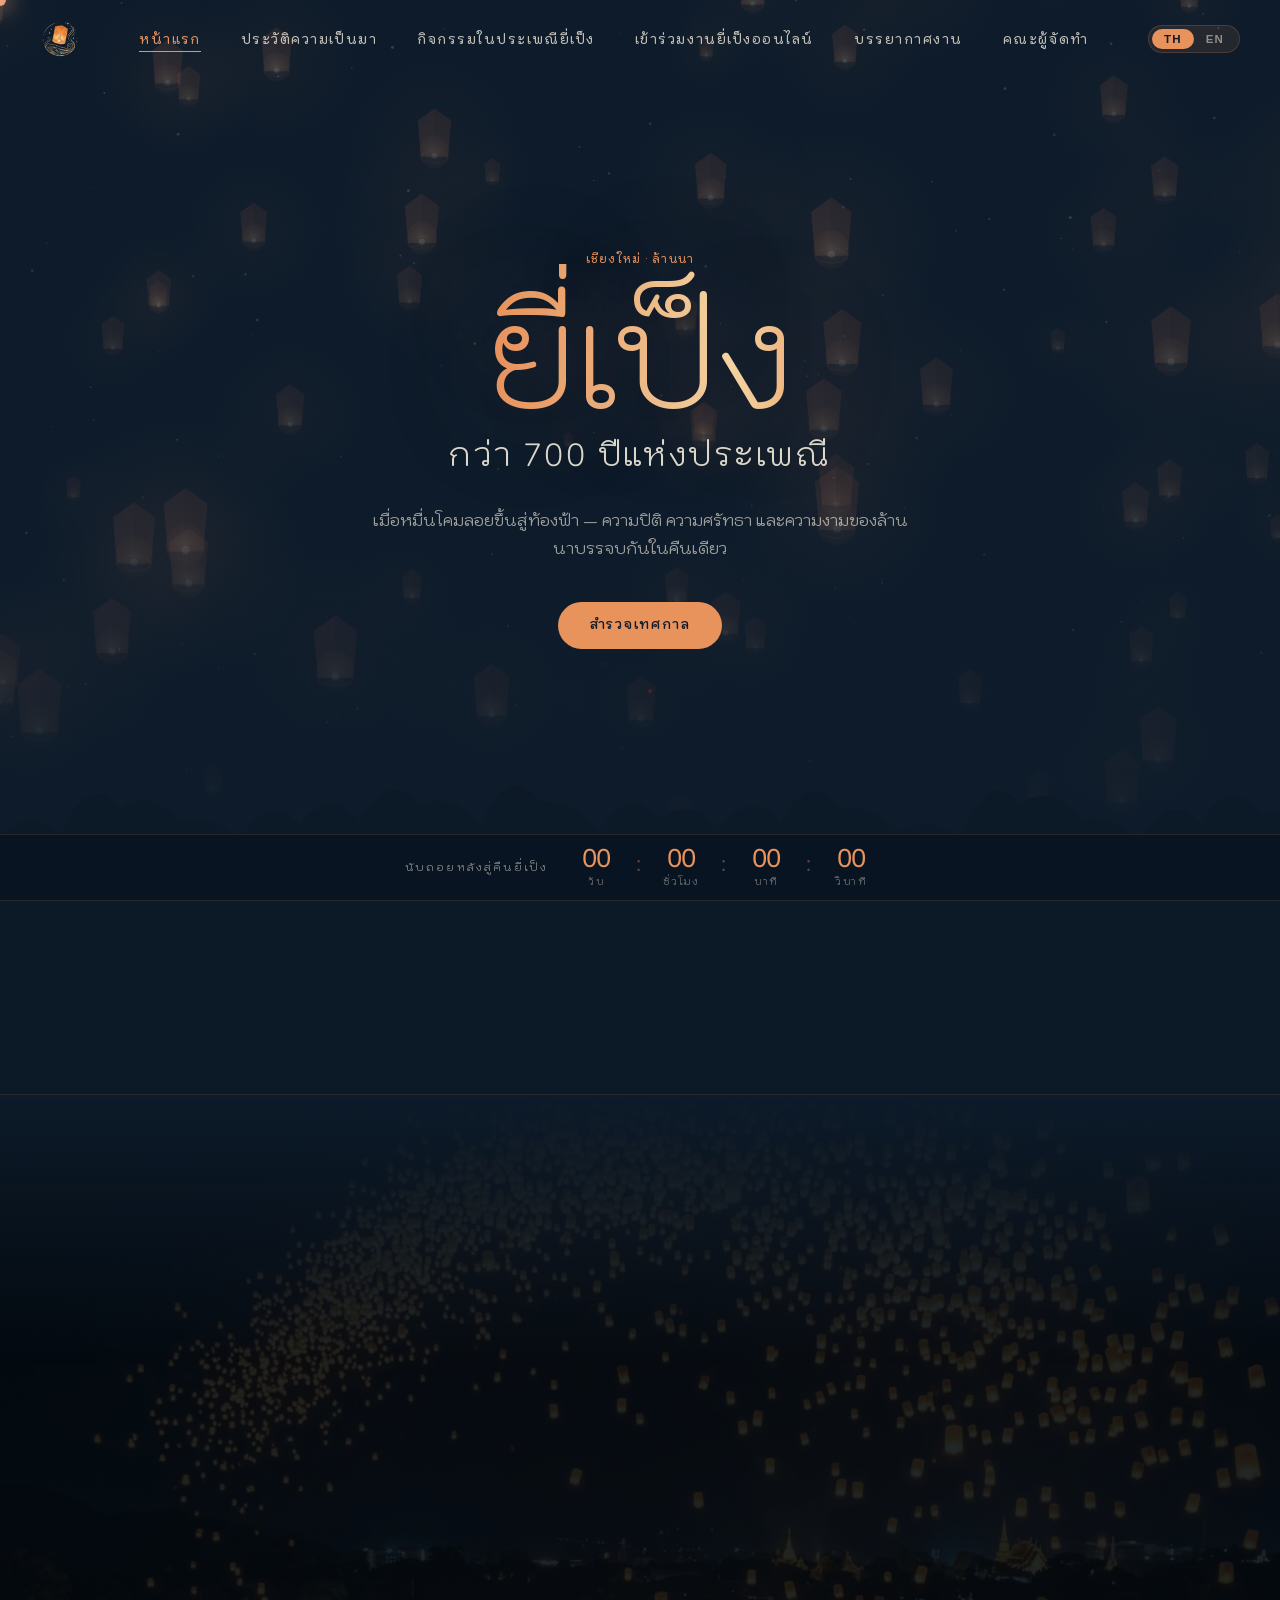
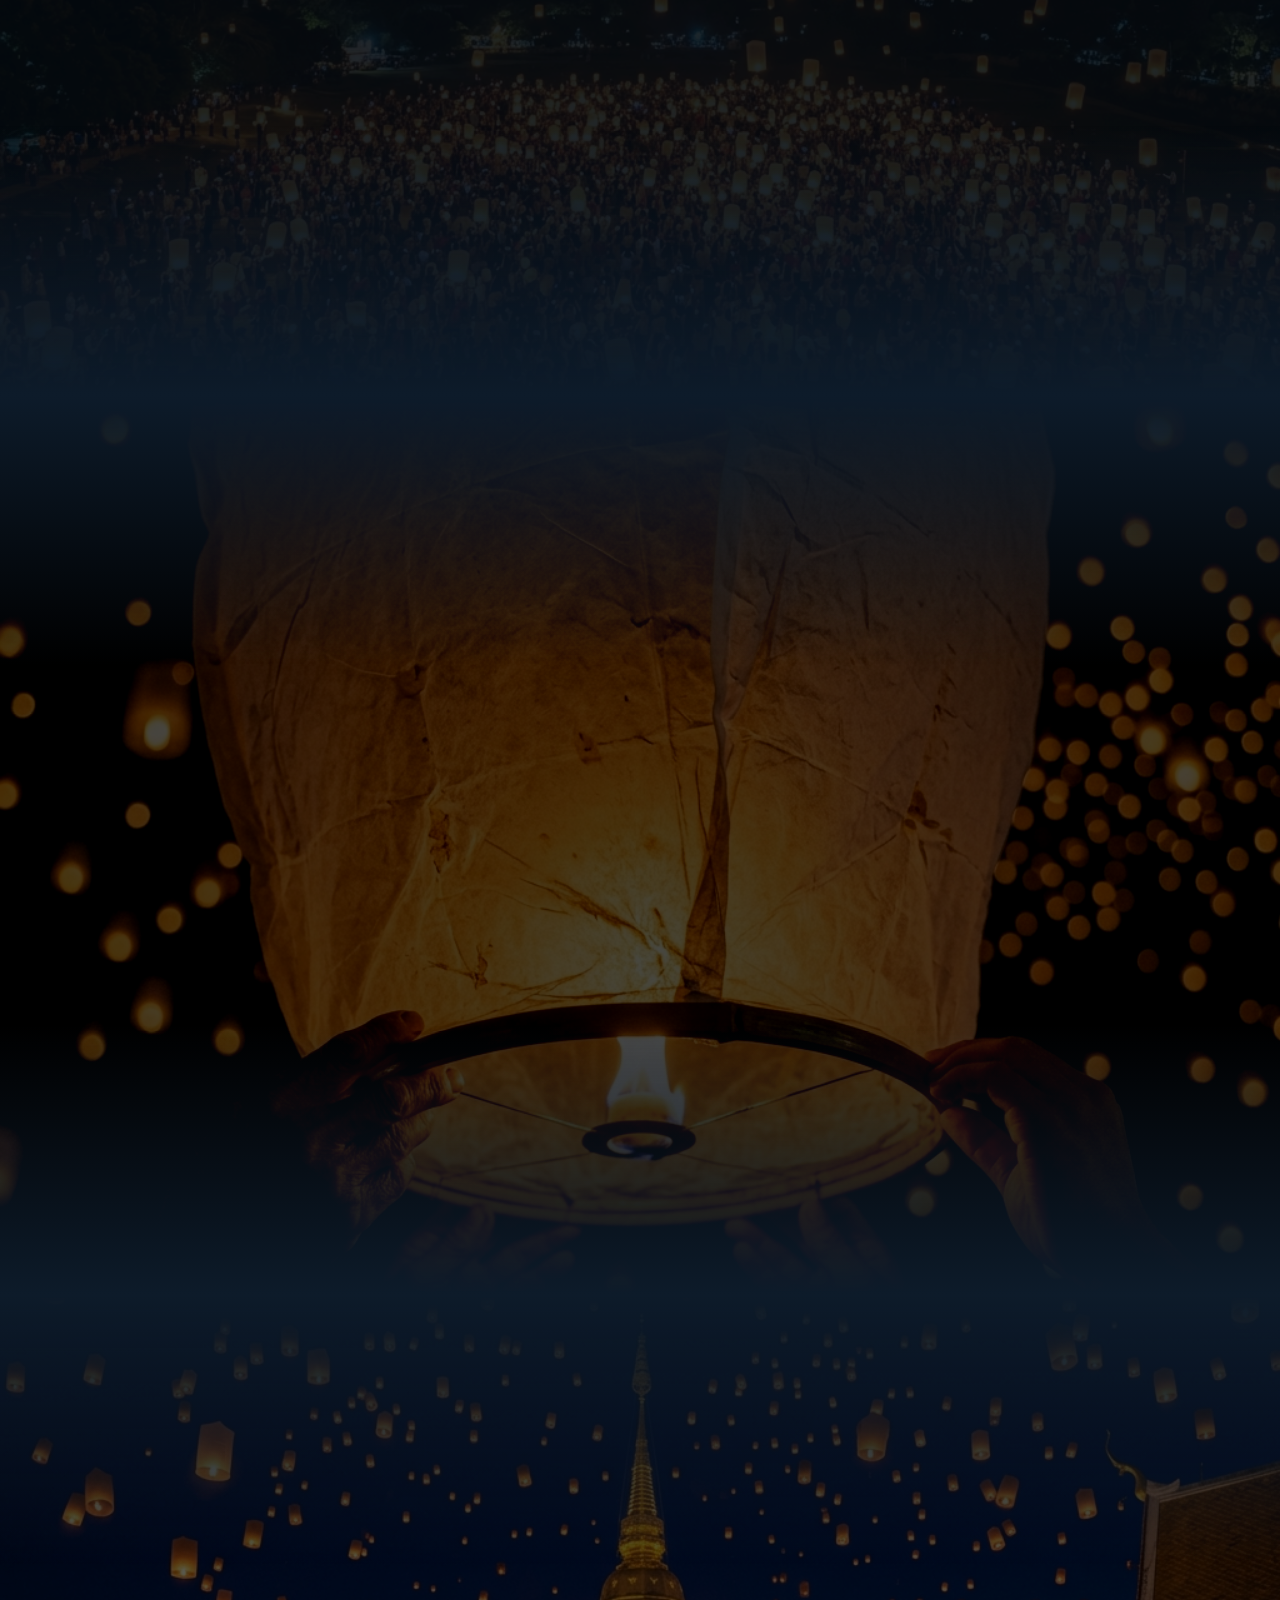
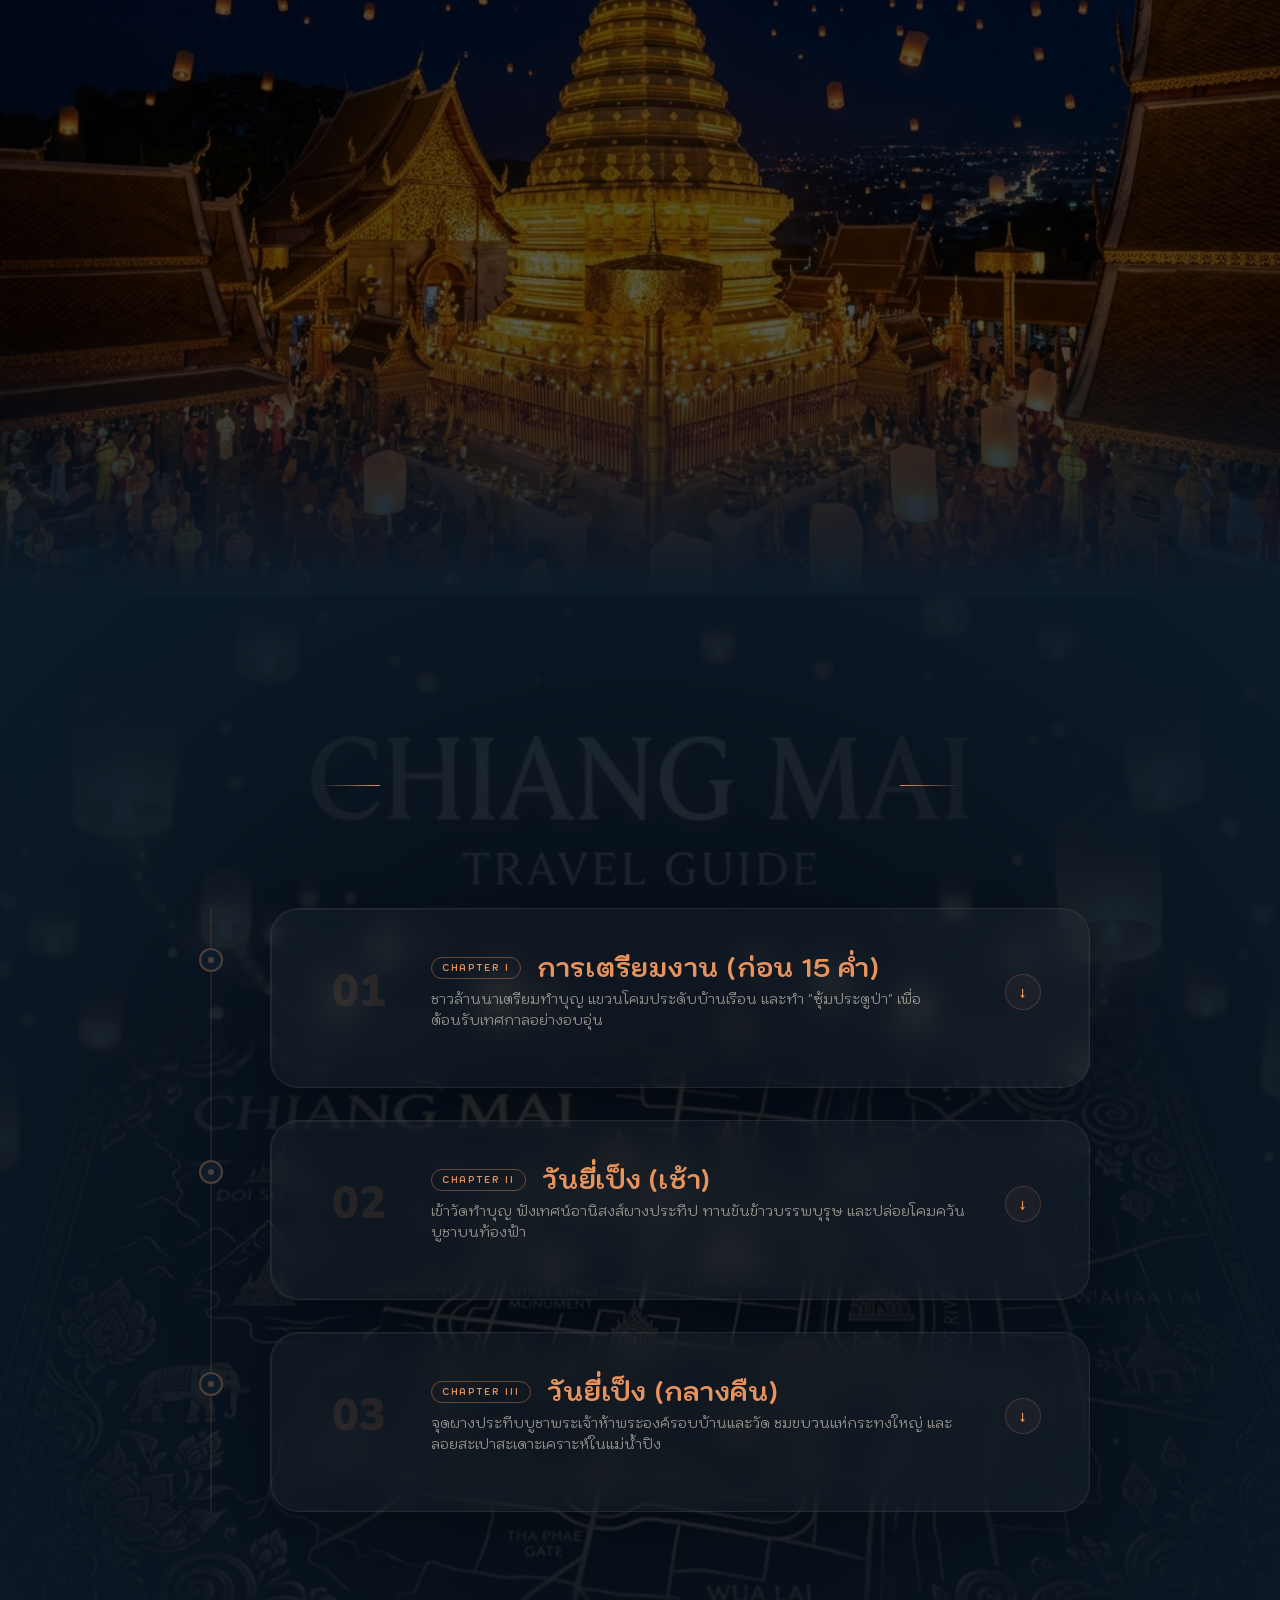
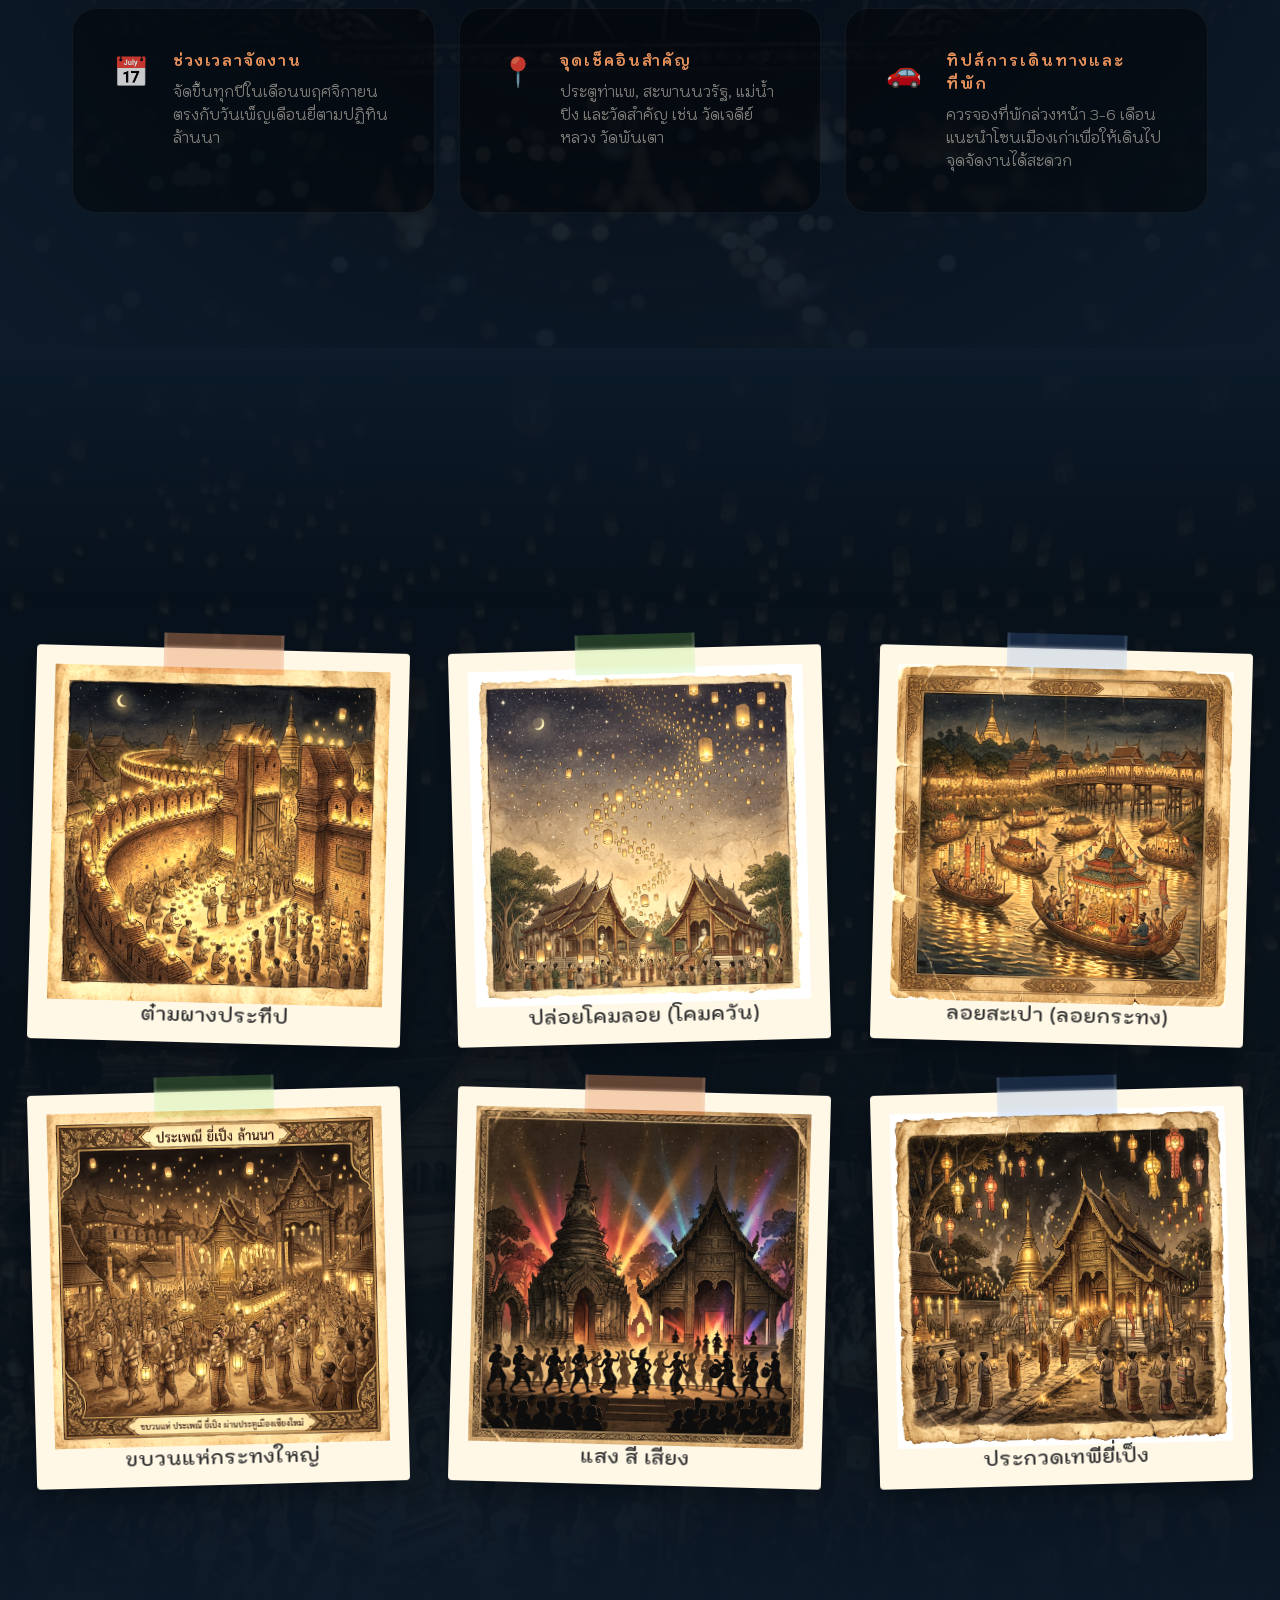
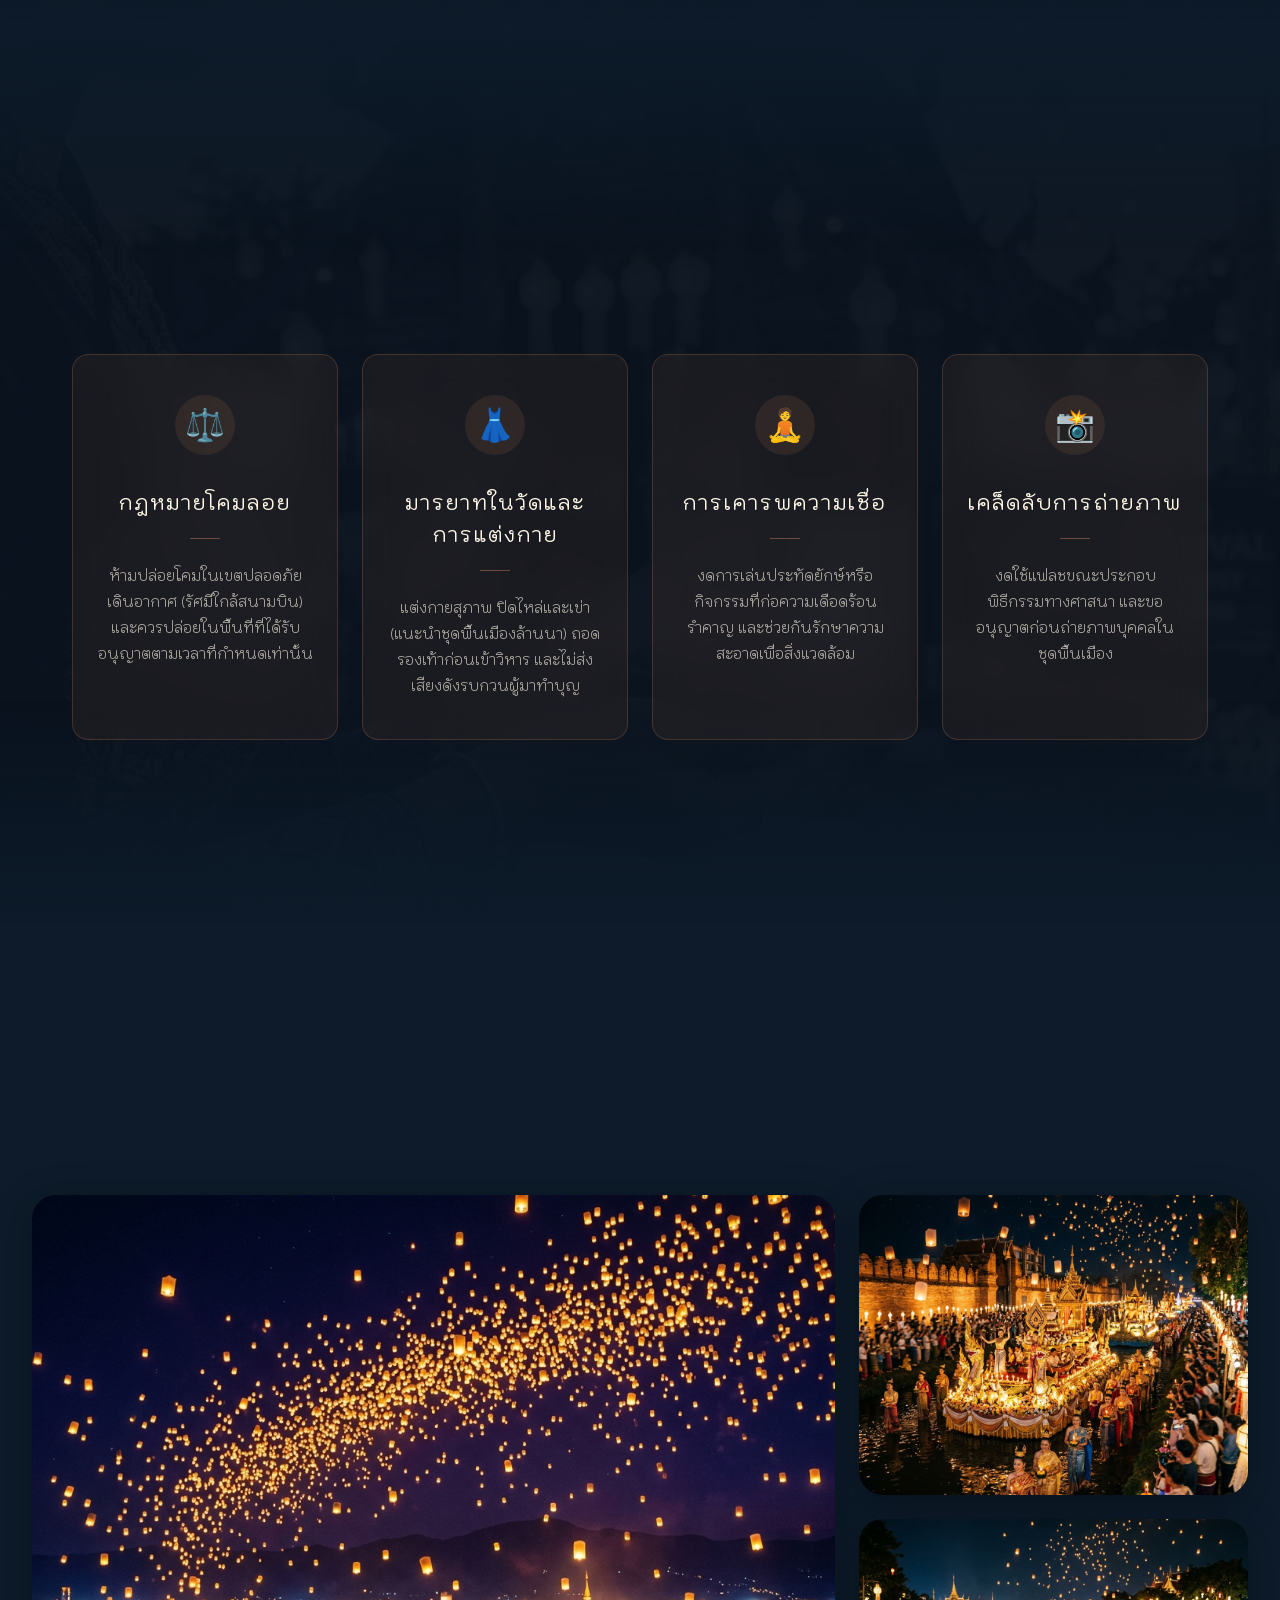
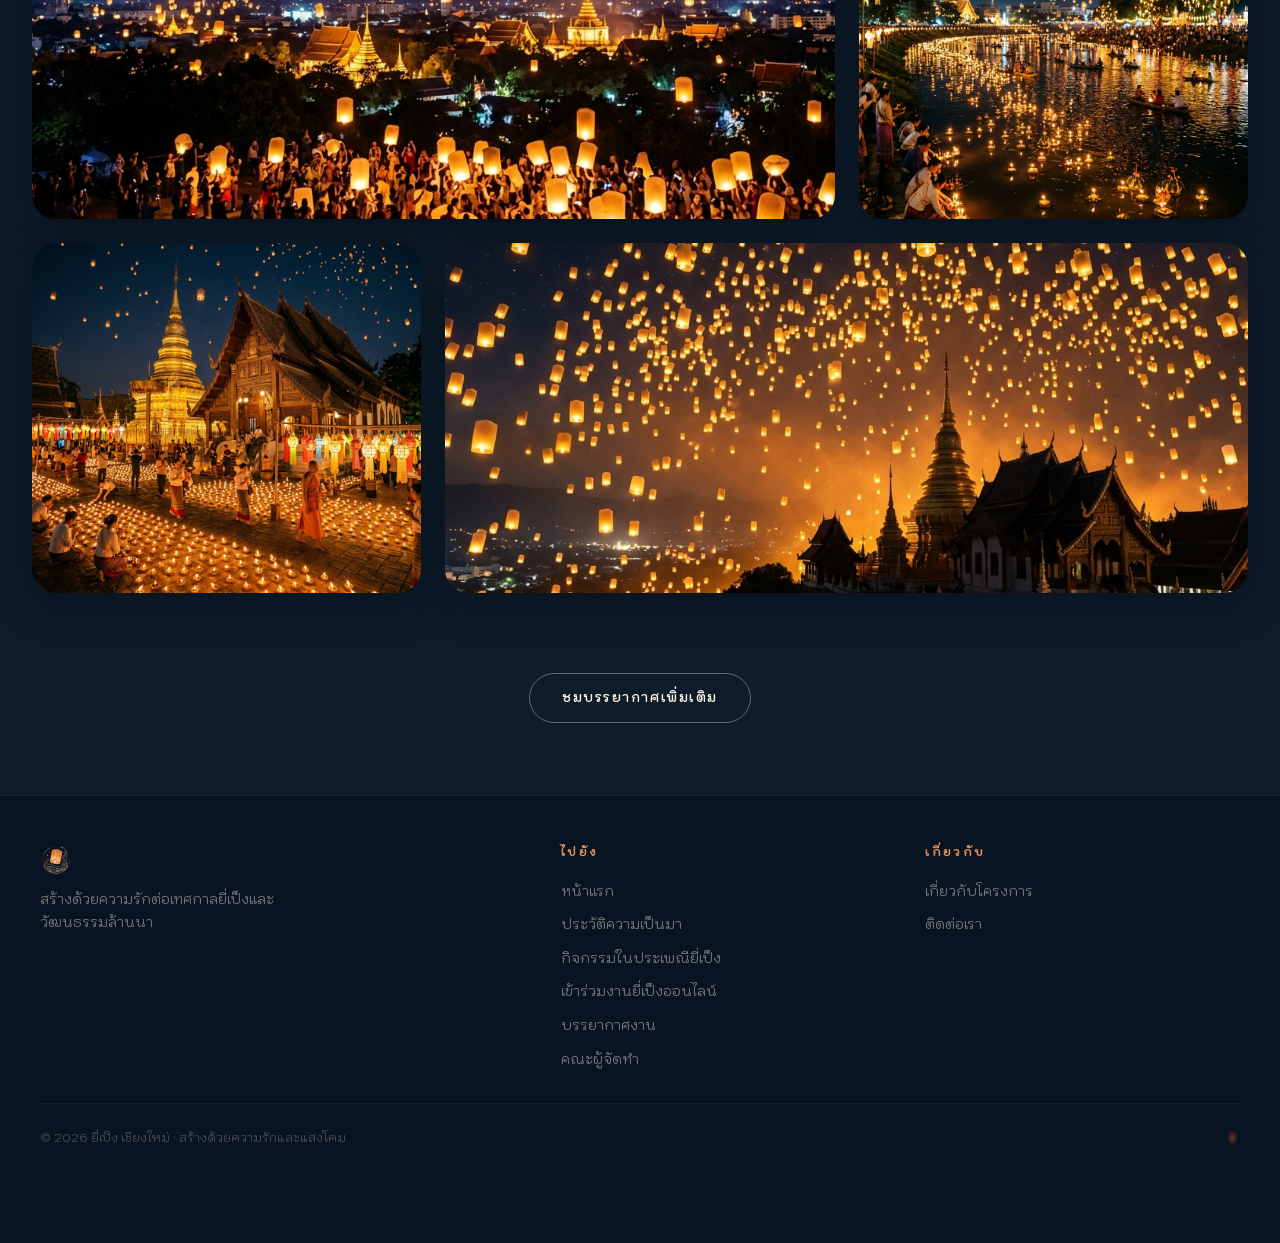
<file: index.html>
<!DOCTYPE html>
<html lang="th">

<head>
  <meta charset="UTF-8">
  <meta name="viewport" content="width=device-width, initial-scale=1.0">
  <title>ยี่เป็ง เชียงใหม่ | Yi Peng Chiang Mai — คืนแห่งแสงสวรรค์</title>
  <meta name="description"
    content="สัมผัสความงามของเทศกาลยี่เป็ง เชียงใหม่ — คืนที่หมื่นโคมลอยขึ้นสู่ท้องฟ้า | Experience the magic of Yi Peng Lantern Festival, Chiang Mai">
  <link rel="preconnect" href="https://fonts.googleapis.com">
  <link rel="preconnect" href="https://fonts.gstatic.com" crossorigin>
  <link
    href="https://fonts.googleapis.com/css2?family=Kodchasan:ital,wght@0,200;0,300;0,400;0,500;0,600;0,700;1,200;1,300;1,400;1,500;1,600;1,700&family=Nunito:ital,wght@0,200..1000;1,200..1000&display=swap"
    rel="stylesheet">
  <link rel="stylesheet" href="css/main.css">
  <link rel="stylesheet" href="css/animations.css">
</head>

<body>

  <!-- CUSTOM CURSOR -->
  <div id="cursor"></div>
  <div id="cursor-ring"></div>

  <!-- ═══════════════════════════════════════════════
     INTRO PARALLAX OVERLAY
════════════════════════════════════════════════ -->
  <div id="intro-wrapper" style="position:fixed;inset:0;z-index:500;">
    <canvas id="intro-canvas" style="position:absolute;inset:0;width:100%;height:100%;"></canvas>
    <div id="intro-overlay"
      style="position:absolute;inset:0;display:flex;flex-direction:column;align-items:center;justify-content:center;pointer-events:none;">
      <p class="eyebrow" style="color:rgba(232,146,92,0.7);letter-spacing:.3em;margin-bottom:1rem;"
        data-i18n="home_eyebrow">เชียงใหม่ · ล้านนา</p>
      <h1
        style="font-family:var(--font-display);font-size:clamp(2.5rem,7vw,7rem);font-weight:300;color:#FFF8E7;line-height:1;text-align:center;text-shadow:0 0 80px rgba(232,146,92,0.4);"
        data-i18n="intro_title">
        ร้อยเรียงเรื่องราว เล่าเรื่องยี่เป็ง</h1>
      <p style="font-family:var(--font-display);font-size:clamp(1.2rem,2.5vw,2rem);color:rgba(255,248,231,0.7);margin-top:.75rem;letter-spacing:.05em;"
        data-i18n="intro_subtitle">
        Illuminating Lanna: From the Sky to the Waters.</p>
    </div>
    <div id="scroll-hint"
      style="position:absolute;bottom:2.5rem;left:50%;transform:translateX(-50%);text-align:center;transition:opacity .4s;">
      <div
        style="width:1px;height:50px;background:linear-gradient(to bottom,rgba(232,146,92,0),rgba(232,146,92,0.8));margin:0 auto .75rem;animation:bounceSoft 2s ease-in-out infinite;">
      </div>
      <p class="eyebrow" data-i18n="intro_scroll" style="color:rgba(232,146,92,0.7);">เลื่อนลงเพื่อเริ่ม</p>
    </div>
    <!-- <button id="intro-skip"
      style="position:absolute;top:1.5rem;right:2rem;background:rgba(232,146,92,0.15);border:1px solid rgba(232,146,92,0.3);color:rgba(255,248,231,0.6);padding:.4rem 1.2rem;border-radius:20px;font-size:.7rem;letter-spacing:.15em;text-transform:uppercase;cursor:pointer;">Skip</button> -->
  </div>

  <!-- SPACER for scroll trigger -->
  <div style="height:300vh;pointer-events:none;" id="intro-spacer"></div>

  <!-- ═══════════════════════════════════════════════
     MAIN CONTENT (shown after intro)
════════════════════════════════════════════════ -->
  <div id="main-content" style="display:none;">

    <!-- Ambient canvas -->
    <canvas id="ambient-canvas" style="position:fixed;inset:0;pointer-events:none;z-index:0;opacity:.35;"></canvas>

    <!-- ── NAVBAR ────────────────────────────────────── -->
    <nav id="navbar">
      <a class="nav-logo" href="index.html">
        <img src="assets/images/YIPENG_logo.png" alt="ยี่เป็ง" style="height: 40px; width: auto; object-fit: contain;">
      </a>

      <ul class="nav-links">
        <li><a href="index.html" class="active" data-i18n="nav_home">หน้าแรก</a></li>
        <li><a href="festival.html" data-i18n="nav_festival">เทศกาล</a></li>
        <li><a href="lanterns.html" data-i18n="nav_lanterns">โคมลอย</a></li>
        <li><a href="traditions.html" data-i18n="nav_traditions">ประเพณี</a></li>

        <li><a href="gallery.html" data-i18n="nav_gallery">แกลเลอรี</a></li>
        <li><a href="member.html" data-i18n="nav_members">คณะผู้จัดทำ</a></li>
      </ul>

      <div class="nav-right">
        <div class="lang-toggle">
          <button class="lang-btn" data-lang="th">TH</button>
          <button class="lang-btn" data-lang="en">EN</button>
        </div>
        <button class="nav-hamburger" id="hamburger" aria-label="menu">
          <span></span><span></span><span></span>
        </button>
      </div>
    </nav>

    <!-- Mobile nav -->
    <div class="nav-mobile" id="nav-mobile">
      <ul class="nav-mobile-links">
        <li><a href="index.html" data-i18n="nav_home">หน้าแรก</a></li>
        <li><a href="festival.html" data-i18n="nav_festival">เทศกาล</a></li>
        <li><a href="lanterns.html" data-i18n="nav_lanterns">โคมลอย</a></li>
        <li><a href="traditions.html" data-i18n="nav_traditions">ประเพณี</a></li>

        <li><a href="gallery.html" data-i18n="nav_gallery">แกลเลอรี</a></li>
        <li><a href="member.html" data-i18n="nav_members">คณะผู้จัดทำ</a></li>
      </ul>
    </div>

    <!-- ═══ SECTION: HOME ══════════════════════════════ -->
    <section id="sec-home" style="display:block;">

      <!-- Hero -->
      <div
        style="position:relative;height:100vh;overflow:hidden;display:flex;align-items:center;justify-content:center;">
        <!-- 3D Hero Canvas -->
        <canvas id="hero-canvas"
          style="position:absolute;inset:0;width:100%;height:100%;background:var(--night-sky);"></canvas>
        <div
          style="position:absolute;inset:0;background:linear-gradient(to bottom,rgba(13,27,42,0.2) 0%,rgba(13,27,42,0.55) 60%,rgba(13,27,42,1) 100%);">
        </div>
        <div style="position:relative;text-align:center;padding:0 1.5rem;max-width:900px;">
          <p class="eyebrow reveal" data-i18n="home_eyebrow" style="margin-bottom:1.25rem;">เชียงใหม่ · ล้านนา</p>
          <h1 class="reveal reveal-delay-1"
            style="font-family:var(--font-display);font-size:clamp(4.5rem,11vw,11rem);font-weight:200;line-height:.95;color:#FFF8E7;text-shadow:0 0 120px rgba(232,146,92,0.35);">
            <span class="gold-shimmer" data-i18n="home_h1a">ยี่เป็ง</span>
          </h1>
          <p class="reveal reveal-delay-2"
            style="font-family:var(--font-display);font-size:clamp(1.2rem,2.8vw,2rem);color:rgba(255,248,231,0.85);margin-top:.5rem;letter-spacing:.08em;font-weight:300;"
            data-i18n="home_h1b">กว่า 700 ปีแห่งประเพณี</p>
          <p class="reveal reveal-delay-3"
            style="max-width:540px;margin:1.5rem auto 0;color:rgba(255,248,231,0.6);font-size:1rem;line-height:1.75;"
            data-i18n="home_sub">เมื่อหมื่นโคมลอยขึ้นสู่ท้องฟ้า</p>
          <div class="reveal reveal-delay-4"
            style="display:flex;gap:1rem;justify-content:center;flex-wrap:wrap;margin-top:2.5rem;">
            <a href="#home-highlights" class="btn btn-primary" data-i18n="home_cta1">สำรวจเทศกาล</a>
          </div>
        </div>
        <!-- Scroll arrow -->
        <div style="position:absolute;bottom:2rem;left:50%;transform:translateX(-50%);" class="anim-bounce">
          <svg width="24" height="24" viewBox="0 0 24 24" fill="none" stroke="rgba(232,146,92,0.6)" stroke-width="1.5">
            <polyline points="6 9 12 15 18 9" />
          </svg>
        </div>
      </div>

      <!-- Stats bar -->
      <div
        style="background:rgba(13,27,42,0.9);border-top:1px solid rgba(232,146,92,0.12);border-bottom:1px solid rgba(232,146,92,0.12);padding:2.5rem 2rem;">
        <div
          style="max-width:900px;margin:0 auto;display:grid;grid-template-columns:repeat(3,1fr);gap:2rem;text-align:center;">
          <div class="reveal">
            <div style="font-family:var(--font-display);font-size:clamp(2rem,5vw,3.5rem);color:#E8925C;font-weight:500;"
              data-i18n="home_stat1_num">700+</div>
            <div class="eyebrow" style="margin-top:.35rem;" data-i18n="home_stat1_txt">ปีแห่งประเพณี</div>
          </div>
          <div class="reveal reveal-delay-2"
            style="border-left:1px solid rgba(232,146,92,0.12);border-right:1px solid rgba(232,146,92,0.12);">
            <div style="font-family:var(--font-display);font-size:clamp(2rem,5vw,3.5rem);color:#E8925C;font-weight:500;"
              data-i18n="home_stat2_num">10,000+</div>
            <div class="eyebrow" style="margin-top:.35rem;" data-i18n="home_stat2_txt">โคมในคืนเดียว</div>
          </div>
          <div class="reveal reveal-delay-3">
            <div style="font-family:var(--font-display);font-size:clamp(2rem,5vw,3.5rem);color:#E8925C;font-weight:500;"
              data-i18n="home_stat3_num">3 คืน</div>
            <div class="eyebrow" style="margin-top:.35rem;" data-i18n="home_stat3_txt">แห่งการเฉลิมฉลอง</div>
          </div>
        </div>
      </div>

      <!-- ═══ SECTION: HIGHLIGHT STORYTELLING ══════════ -->
      <div id="home-highlights">

        <!-- Segment 1: The Festival -->
        <div class="parallax-segment" style="position:relative;height:100vh;overflow:hidden;">
          <div class="parallax-bg" style="position:absolute;inset:0;transform:translateZ(0);will-change:transform;">
            <img src="assets/images/gallery-crowd.png" alt="Festival"
              style="width:100%;height:120%;object-fit:cover;filter:brightness(0.2);opacity:0.6;">
          </div>
          <div
            style="position:absolute;inset:0;background:linear-gradient(to bottom,rgba(13,27,42,1) 0%,transparent 30%,transparent 70%,rgba(13,27,42,1) 100%);">
          </div>
          <div
            style="position:relative;height:100%;display:flex;align-items:center;justify-content:space-between;padding:0 10vw;gap:5vw;">
            <!-- Segment-Local Close Button (Positioned at top-right of segment) -->
            <button id="book-close-btn" onclick="openBook()"
              style="position:absolute; top:2.5rem; right:2.5rem; background:rgba(0,0,0,0.7); border:1px solid rgba(255,255,255,0.3); color:white; width:60px; height:60px; border-radius:50%; cursor:pointer; z-index:9999; display:flex; align-items:center; justify-content:center; backdrop-filter:blur(20px); transition: all 0.4s cubic-bezier(0.4, 0, 0.2, 1); opacity: 0; pointer-events: none; box-shadow: 0 15px 50px rgba(0,0,0,0.6);">
              <svg width="30" height="30" viewBox="0 0 24 24" fill="none" stroke="currentColor" stroke-width="2.5"
                stroke-linecap="round" stroke-linejoin="round">
                <line x1="18" y1="6" x2="6" y2="18"></line>
                <line x1="6" y1="6" x2="18" y2="18"></line>
              </svg>
            </button>
            <!-- Left Text Content -->
            <div id="segment1-text" class="text-interactive" onclick="handleBookClick(event)"
              style="max-width:500px; transition: all 0.8s var(--ease-out); cursor: pointer;">
              <p class="eyebrow reveal-left" style="color:#E8925C;" data-i18n="seg1_eyebrow">เทศกาลแห่งแสงไฟ</p>
              <h2 class="display-md reveal-left reveal-delay-1" style="color:#FFF8E7;margin-top:.75rem;"
                data-i18n="seg1_h2">ความหมายและที่มาของชื่อ</h2>
              <div class="reveal-left reveal-delay-2"
                style="color:rgba(255,248,231,0.65);margin:1.5rem 0;line-height:1.9;font-size:.95rem;">
                <p data-i18n="seg1_p1">คำว่า "ยี่" แปลว่า สอง และ "เป็ง" แปลว่า เพ็ญ หรือคืนพระจันทร์เต็มดวง
                  รวมกันหมายถึงประเพณีในวันเพ็ญเดือนสองของชาวล้านนา</p>
                <p style="margin-top:1rem;" data-i18n="seg1_p2">ในภาษาคำเมืองเรียกว่า "ป๋าเวณียี่เป็ง"
                  ซึ่งเป็นมรดกทางวัฒนธรรมที่สืบทอดมายาวนานกว่า 700 ปี
                  ในคืนนี้ทั่วทั้งเชียงใหม่จะถูกเนรมิตให้สว่างไสวด้วยแสงไฟจากโคมนับหมื่นดวง</p>
                <div class="read-more-hint reveal-left reveal-delay-3"
                  style="display:flex; align-items:center; gap:0.5rem; margin-top:2rem; color:var(--lantern-gold); font-size:0.85rem; font-weight:600; letter-spacing:0.1em; text-transform:uppercase;">
                  <span class="pulse-ring"></span>
                  <span data-i18n="tap_to_read">คลิกเพื่ออ่านบันทึก</span>
                </div>
              </div>
            </div>

            <!-- Right Book Content -->
            <div id="history-book-wrapper" class="reveal-right reveal-delay-3"
              style="flex:1; display:flex; justify-content:center; align-items:center;">
              <div class="book-perspective">
                <div id="history-book" class="book" onclick="handleBookClick(event)">
                  <!-- The Spine -->
                  <div class="book-spine"></div>

                  <!-- Page 4 (Static Base) -->
                  <div class="book-page-static" style="z-index: 1;">
                    <div class="page-text-content"
                      style="padding: 2.5rem 2.2rem; color: #3d1f14; font-family: var(--font-ui-th);">
                      <h3 style="font-size: 1.6rem; margin-bottom: 0.8rem; color: #1a0f0a;" data-i18n="book_page4_h3">
                        บทสรุปความทรงจำ</h3>
                      <p style="font-size: 0.88rem; line-height: 1.6; opacity: 0.9;" data-i18n="book_page4_p">
                        ขอให้แสงโคมนำทางความฝัน และความสุขของคุณให้สว่างไสวตลอดไป
                        ขอบคุณที่ร่วมเดินทางผ่านหน้ากระดาษแห่งประวัติศาสตร์นี้...</p>
                      <img src="assets/images/book_page_3.png"
                        style="width:100%; max-height:350px; object-fit:contain; border-radius:4px; margin-top:1.2rem; filter: sepia(0.2) contrast(1.1); mix-blend-mode: multiply; opacity: 0.95;">
                    </div>
                  </div>

                  <!-- Page 3 (Flippable) -->
                  <div class="book-flipping-page" data-page-index="3">
                    <div class="page-front" style="background: #FDF8E1;">
                      <div class="page-text-content"
                        style="padding: 2.5rem 2.2rem; color: #3d1f14; font-family: var(--font-ui-th);">
                        <h3 style="font-size: 1.6rem; margin-bottom: 0.8rem; color: #1a0f0a;" data-i18n="book_page3_h3">
                          งานฝีมือล้ำค่า</h3>
                        <p style="font-size: 0.85rem; line-height: 1.5; opacity: 0.9;" data-i18n="book_page3_p">
                          การประดิษฐ์โคมและกระทงด้วยมือ เป็นการฝึกสมาธิและความประณีตที่ส่งต่อจากรุ่นสู่รุ่น...</p>
                        <img src="assets/images/book_page_5.png"
                          style="width:100%; max-height:350px; object-fit:contain; border-radius:4px; margin-top:1.2rem; filter: sepia(0.2) contrast(1.1); mix-blend-mode: multiply; opacity: 0.95;">
                        <p style="margin-top: 1rem; font-weight: 600; color: #E8925C; text-align: right;"
                          data-i18n="book_next">หน้าถัดไป →</p>
                      </div>
                    </div>
                    <div class="page-back" style="background: #FDF8E1; border-right: 1px solid rgba(0,0,0,0.05);">
                      <div class="page-text-content"
                        style="padding: 2.5rem 2.2rem; color: #3d1f14; font-family: var(--font-ui-th);">
                        <h3 style="font-size: 1.6rem; margin-bottom: 0.8rem; color: #1a0f0a;"
                          data-i18n="book_page3_back_h3">รอยยิ้มและมิตรภาพ</h3>
                        <p style="font-size: 0.85rem; line-height: 1.5;" data-i18n="book_page3_back_p">
                          เทศกาลนี้เป็นช่วงเวลาที่ครอบครัวมารวมตัวกัน และต้อนรับผู้มาเยือนด้วยรอยยิ้มที่เป็นเอกลักษณ์...
                        </p>
                        <p style="margin-top: 1.5rem; font-weight: 600; color: #E8925C; text-align: left;"
                          data-i18n="book_prev">← กลับ</p>
                      </div>
                    </div>
                  </div>

                  <!-- Page 2 (Flippable) -->
                  <div class="book-flipping-page" data-page-index="2">
                    <div class="page-front" style="background: #FDF8E1;">
                      <div class="page-text-content"
                        style="padding: 2.5rem 2.2rem; color: #3d1f14; font-family: var(--font-ui-th);">
                        <h3 style="font-size: 1.6rem; margin-bottom: 0.8rem; color: #1a0f0a;" data-i18n="book_page2_h3">
                          มรดกที่ยังมีลมหายใจ</h3>
                        <p style="font-size: 0.85rem; line-height: 1.5; opacity: 0.9;" data-i18n="book_page2_p">
                          ในปัจจุบัน
                          ยี่เป็งเชียงใหม่ได้กลายเป็นเทศกาลระดับโลกที่ดึงดูดผู้คนให้มาสัมผัสเสน่ห์ด้วยตาตนเอง...</p>
                        <p style="margin-top: 1rem; font-weight: 600; color: #E8925C; text-align: right;"
                          data-i18n="book_next">หน้าถัดไป →</p>
                      </div>
                    </div>
                    <div class="page-back" style="background: #FDF8E1; border-right: 1px solid rgba(0,0,0,0.05);">
                      <div class="page-text-content"
                        style="padding: 2.5rem 2.2rem; color: #3d1f14; font-family: var(--font-ui-th);">
                        <h3 style="font-size: 1.6rem; margin-bottom: 0.8rem; color: #1a0f0a;"
                          data-i18n="book_page2_back_h3">รสชาติแห่งยี่เป็ง</h3>
                        <p style="font-size: 0.85rem; line-height: 1.5;" data-i18n="book_page2_back_p">นอกจากโคมไฟแล้ว
                          อาหารล้านนาอย่าง ข้าวซอย และแกงฮังเล ก็เป็นส่วนสำคัญของการเฉลิมฉลอง...</p>
                        <img src="assets/images/book_page_4.png"
                          style="width:100%; max-height:350px; object-fit:contain; border-radius:4px; margin-top:1.2rem; filter: sepia(0.2) contrast(1.1); mix-blend-mode: multiply; opacity: 0.95;">
                        <p style="margin-top: 1.5rem; font-weight: 600; color: #E8925C; text-align: left;"
                          data-i18n="book_prev">← กลับ</p>
                      </div>
                    </div>
                  </div>

                  <!-- Page 1 (Flippable) -->
                  <div class="book-flipping-page" data-page-index="1">
                    <div class="page-front" style="background: #FDF8E1;">
                      <div class="page-text-content"
                        style="padding: 2.5rem 2.2rem; color: #3d1f14; font-family: var(--font-ui-th);">
                        <h3 style="font-size: 1.6rem; margin-bottom: 0.8rem; color: #1a0f0a;" data-i18n="book_page1_h3">
                          เดือนสองเพ็ญ</h3>
                        <p style="font-size: 0.88rem; line-height: 1.6; opacity: 0.9;" data-i18n="book_page1_p">คำว่า
                          "ยี่" หมายถึงสอง และ "เป็ง" คือเพ็ญ ยี่เป็งจึงตรงกับวันเพ็ญเดือนสองตามปฏิทินล้านนา
                          ซึ่งเป็นช่วงเวลาที่ลมหนาวเริ่มพัดผ่านและท้องฟ้าสดใส...</p>
                        <img src="assets/images/book_page_1.png"
                          style="width:100%; max-height:350px; object-fit:contain; border-radius:4px; margin-top:1.2rem; filter: sepia(0.2) contrast(1.1); mix-blend-mode: multiply; opacity: 0.95;">
                        <p style="margin-top: 1rem; font-weight: 600; color: #E8925C; text-align: right;"
                          data-i18n="book_next">หน้าถัดไป →</p>
                      </div>
                    </div>
                    <div class="page-back" style="background: #FDF8E1; border-right: 1px solid rgba(0,0,0,0.05);">
                      <div class="page-text-content"
                        style="padding: 2.5rem 2.2rem; color: #3d1f14; font-family: var(--font-ui-th);">
                        <h3 style="font-size: 1.6rem; margin-bottom: 0.8rem; color: #1a0f0a;"
                          data-i18n="book_page1_back_h3">ส่องสว่างบูชา</h3>
                        <p style="font-size: 0.85rem; line-height: 1.5;" data-i18n="book_page1_back_p">
                          การปล่อยโคมคือการส่งแสงไฟไปบูชาพระเกศแก้วจุฬามณีบนสวรรค์ชั้นดาวดึงส์
                          และเป็นการปล่อยวางทุกข์โศกให้ลอยไปกับสายลมเพื่อเริ่มต้นสิ่งใหม่...</p>
                        <img src="assets/images/book_page_2.png"
                          style="width:100%; max-height:350px; object-fit:contain; border-radius:4px; margin-top:1.2rem; filter: sepia(0.2) contrast(1.1); mix-blend-mode: multiply; opacity: 0.95;">
                        <p style="margin-top: 1rem; font-weight: 600; color: #E8925C; text-align: left;"
                          data-i18n="book_prev">← กลับ</p>
                      </div>
                    </div>
                  </div>

                  <!-- The Cover -->
                  <div id="book-cover-part" class="book-flipping-part">
                    <div class="book-cover-front">
                      <img src="assets/images/history_book_cover_v2.png" alt="History Book Cover">
                    </div>
                    <div class="book-cover-back"
                      style="background: #FDF8E1; box-shadow: inset -10px 0 20px rgba(0,0,0,0.05);">
                      <div class="page-text-content"
                        style="padding: 3rem 2.5rem; color: #3d1f14; font-family: var(--font-ui-th);">
                        <h3 style="font-size: 1.8rem; margin-bottom: 1rem; color: #1a0f0a;"
                          data-i18n="book_cover_back_h3">ป๋าเวณียี่เป็ง</h3>
                        <p style="font-size: 0.9rem; line-height: 1.6;" data-i18n="book_cover_back_p">
                          บันทึกเรื่องราวความรุ่งเรืองของอาณาจักรล้านนา
                          ที่สืบทอดผ่านแสงไฟและศรัทธามานานกว่า 7 ศตวรรษ...</p>
                        <p style="margin-top: 1rem; font-weight: 600; color: #E8925C; text-align: right;"
                          data-i18n="book_start">เปิดบันทึก →</p>
                      </div>
                    </div>
                  </div>

                  <!-- Thickness Layers -->
                  <div class="book-page-layer" style="transform: translateZ(-2px);"></div>
                  <div class="book-page-layer" style="transform: translateZ(-4px);"></div>
                </div>
              </div>
            </div>
          </div>
        </div>

        <!-- Segment 2: Sky Lanterns -->
        <div class="parallax-segment" style="position:relative;height:100vh;overflow:hidden;">
          <div class="parallax-bg" style="position:absolute;inset:0;transform:translateZ(0);will-change:transform;">
            <img src="assets/images/lantern-closeup.png" alt="Lanterns"
              style="width:100%;height:120%;object-fit:cover;filter:brightness(0.3) contrast(1.1);">
          </div>


          <div
            style="position:absolute;inset:0;background:linear-gradient(to bottom,rgba(13,27,42,1) 0%,transparent 30%,transparent 70%,rgba(13,27,42,1) 100%); z-index:3;">
          </div>
          <div
            style="position:relative;height:100%;display:flex;align-items:center;justify-content:flex-end;padding:0 10vw;text-align:right;z-index:10;">
            <div style="max-width:600px;">
              <p class="eyebrow reveal-right" style="color:#E8925C;" data-i18n="seg2_eyebrow">ตำนานล้านนา</p>
              <h2 class="display-md reveal-right reveal-delay-1" style="color:#FFF8E7;margin-top:.75rem;"
                data-i18n="seg2_h2">ประวัติความเป็นมา</h2>
              <div class="reveal-right reveal-delay-2"
                style="color:rgba(255,248,231,0.65);margin:1.5rem 0;line-height:1.9;font-size:.95rem;">
                <p data-i18n="seg2_p1">ประเพณียี่เป็งเป็นประเพณีเก่าแก่ของล้านนาที่ถือปฏิบัติกันมาตั้งแต่พุทธศตวรรษที่
                  14 ในสมัยอาณาจักรหริภุญชัยได้มีการทำพิธีลอยโขมดแล้ว</p>
                <p style="margin-top:1rem;" data-i18n="seg2_p2">โดยในเวลาค่ำคืนวันเพ็ญเดือนยี่
                  มีการจัดแต่งเครื่องสักการบูชาใส่กระทง จุดธูปเทียนแล้วนำปล่อยลงน้ำ แสงไฟที่กระทบกับน้ำเกิดเป็นเงาวับแวม
                  คล้ายแสงพะเนียงไฟผีโขมด ชาวล้านนาจึงเรียกว่า "ลอยโขมด"</p>
              </div>
              <a href="festival.html" class="btn btn-outline reveal-right reveal-delay-3"
                data-i18n="seg2_cta">สำรวจประวัติศาสตร์เพิ่มเติม</a>
            </div>
          </div>
        </div>

        <!-- Segment 3: Traditions -->
        <div class="parallax-segment" id="seg-traditions" style="position:relative;height:100vh;overflow:hidden;">
          <div class="parallax-bg" style="position:absolute;inset:0;transform:translateZ(0);will-change:transform;">
            <img src="assets/images/temple.png" alt="Traditions"
              style="width:100%;height:120%;object-fit:cover;filter:brightness(0.35);">
          </div>
          <div
            style="position:absolute;inset:0;background:linear-gradient(to bottom,rgba(13,27,42,1) 0%,transparent 30%,transparent 70%,rgba(13,27,42,1) 100%);">
          </div>
          <div style="position:relative;height:100%;display:flex;align-items:center;padding:0 10vw;z-index: 10;">
            <div style="max-width:600px;">
              <p class="eyebrow reveal-left" style="color:#E8925C;" data-i18n="seg3_eyebrow">จารีตและประเพณี</p>
              <h2 class="display-md reveal-left reveal-delay-1" style="color:#FFF8E7;margin-top:.75rem;"
                data-i18n="seg3_h2">จิตวิญญาณแห่งล้านนา</h2>
              <div class="reveal-left reveal-delay-2"
                style="color:rgba(255,248,231,0.65);margin:1.5rem 0;line-height:1.9;font-size:.95rem;">
                <p data-i18n="seg3_p1">ยี่เป็งไม่ใช่แค่การปล่อยโคม แต่คือการเชื่อมโยงระหว่างผู้คน ธรรมชาติ
                  และสิ่งเหนือธรรมชาติ ผ่านความเชื่อที่ว่าแสงโคมจะถูกส่งไปบูชาพระเกศแก้วจุฬามณีบนสวรรค์ชั้นดาวดึงส์</p>
                <p style="margin-top:1rem;" data-i18n="seg3_p2">พบกับความแตกต่างที่น่าสนใจระหว่าง "ยี่เป็งล้านนา" และ
                  "ลอยกระทงภาคกลาง" รวมถึงการแต่งกายด้วยชุดพื้นเมืองล้านนาอันเป็นเอกลักษณ์
                  ที่ช่วยส่งเสริมบรรยากาศของเทศกาลให้มีความงดงามและทรงคุณค่าทางจิตใจ</p>
              </div>
              <a href="festival.html#beliefs" class="btn btn-outline reveal-left reveal-delay-3"
                data-i18n="seg3_cta">เข้าถึงวัฒนธรรม & ชุดพื้นเมือง</a>
            </div>
          </div>

          <!-- Interaction: Chibi Goddess & Krathongs -->
          <div class="traditions-interaction">
            <div class="chibi-goddess-wrapper">
              <div class="chibi-goddess-poses">
                <img src="assets/images/chibi-phra-mae.png" class="pose p1" alt="Pose 1">
                <img src="assets/images/chibi-phra-mae-pose3.png" class="pose p2" alt="Pose 2">
              </div>
            </div>
            <div class="krathong-stream">
              <img src="assets/images/krathong-chibi.png" class="krathong-float k1">
              <img src="assets/images/krathong-chibi.png" class="krathong-float k2">
              <img src="assets/images/krathong-chibi.png" class="krathong-float k3">
              <img src="assets/images/krathong-chibi.png" class="krathong-float k4">
            </div>
          </div>
        </div>

        <!-- Segment 4: Planning & Timeline (RE-ENGINEERED FOR STABILITY) -->
        <div class="parallax-segment"
          style="position:relative;min-height:120vh;overflow:hidden;padding:15vh 0;background:#0d1b2a;">
          <!-- BG Image -->
          <div class="parallax-bg" style="position:absolute;inset:0;">
            <img src="assets/images/plan-your-visit-redesign.png" alt="Planning"
              style="width:100%;height:100%;object-fit:cover;filter:brightness(0.3) contrast(1.1) saturate(0.5);opacity:0.5;">
          </div>
          <div
            style="position:absolute;inset:0;background:radial-gradient(circle at 50% 50%, transparent 20%, rgba(13,27,42,0.8) 80%, rgba(13,27,42,1) 100%);">
          </div>

          <div style="position:relative;z-index:10;max-width:1200px;margin:0 auto;padding:0 2rem;">
            <!-- Header -->
            <div style="text-align:center;margin-bottom:6rem;">
              <p class="eyebrow reveal-zoom" style="color:#E8925C;letter-spacing:0.4em;" data-i18n="seg4_eyebrow">
                เตรียมตัวเข้าร่วมงาน</p>
              <div style="display:flex;align-items:center;justify-content:center;gap:1.5rem;margin-top:.75rem;">
                <div style="height:1px;width:60px;background:linear-gradient(to right, transparent, #E8925C);"></div>
                <h2 class="display-md reveal-zoom reveal-delay-1" style="color:#FFF8E7;margin:0;" data-i18n="seg4_h2">
                  เพลิดเพลินไปกับวันงาน</h2>
                <div style="height:1px;width:60px;background:linear-gradient(to left, transparent, #E8925C);"></div>
              </div>
            </div>

            <!-- THE STABLE UNIFIED TIMELINE -->
            <div id="timeline-main-wrapper" style="position:relative; max-width:900px; margin:0 auto; padding-left:80px;">

              <!-- Vertical Line: Relative to this centered wrapper -->
              <div
                style="position:absolute;left:20px;top:0;bottom:0;width:2px;background:rgba(232,146,92,0.1);z-index:1;">
                <div id="timeline-progress-line"
                  style="position:absolute;top:0;left:0;width:100%;height:0;background:#E8925C;box-shadow:0 0 20px #E8925C;transition:height 0.7s cubic-bezier(0.33, 1, 0.68, 1);">
                </div>
              </div>

              <!-- Accordion Stack -->
              <div class="timeline-flex-container" style="display:flex;flex-direction:column;gap:2rem;">

                <!-- Chapter 01 -->
                <div style="position:relative;">
                  <div class="timeline-dot" onclick="selectTimelinePoint(1)"
                    style="position:absolute;left:-71px;top:2.5rem;width:24px;height:24px;background:#0D1B2A;border:2px solid rgba(232,146,92,0.3);border-radius:50%;z-index:10;display:flex;align-items:center;justify-content:center;cursor:pointer;transition:all 0.4s ease;">
                    <div
                      style="width:6px;height:6px;background:#E8925C;border-radius:50%;opacity:0.3;transition:all 0.4s ease;"
                      class="dot-core"></div>
                  </div>

                  <div class="glass-card timeline-card" id="timeline-card-1" onclick="selectTimelinePoint(1)"
                    style="width:100%; cursor:pointer; overflow:hidden;">
                    <div
                      style="padding:2.8rem 3rem;display:grid;grid-template-columns: 80px 1fr 40px;align-items:center;gap:2rem;">
                      <div
                        style="font-family:var(--font-display);font-size:2.8rem;color:rgba(232,146,92,0.1);font-weight:900;line-height:1;user-select:none;text-align:center;">
                        01</div>
                      <div style="display:flex;flex-direction:column;gap:0.4rem;">
                        <div style="display:flex;align-items:center;gap:1rem;">
                          <span
                            style="font-size:0.55rem;color:#E8925C;text-transform:uppercase;letter-spacing:0.25em;border:1px solid rgba(232,146,92,0.4);padding:3px 10px;border-radius:100px;font-weight:700;white-space:nowrap;"
                            data-i18n="seg4_day1_tag">Chapter I</span>
                          <h3
                            style="color:#E8925C;font-family:var(--font-display);font-size:1.6rem;font-weight:700;margin:0;letter-spacing:0.03em;"
                            data-i18n="seg4_day1_h">การเตรียมงาน</h3>
                        </div>
                        <p style="color:rgba(255,248,231,0.55);font-size:0.88rem;margin:0;font-weight:400;line-height:1.5;max-width:600px;"
                          data-i18n="seg4_day1_p">ชาวล้านนาเตรียมทำบุญ แขวนโคมประดับบ้านเรือน และทำ "ซุ้มประตูป่า"
                          เพื่อต้อนรับเทศกาลอย่างอบอุ่น</p>
                      </div>
                      <div class="arrow-icon"
                        style="width:36px;height:36px;display:flex;align-items:center;justify-content:center;border-radius:50%;background:rgba(232,146,92,0.05);border:1px solid rgba(232,146,92,0.2);color:#E8925C;transition:all 0.4s ease;justify-self:end;">
                        ↓</div>
                    </div>
                    <div style="visibility:hidden;opacity:0;transition:all 0.6s ease;" class="expansion-content">
                      <div style="padding:0 2.5rem 2.5rem;display:flex;gap:3.5rem;align-items:flex-start;">
                        <div style="flex:1;">
                          <div
                            style="height:1px;background:linear-gradient(to right, rgba(232,146,92,0.25), transparent);margin-bottom:2rem;">
                          </div>
                          <p style="color:rgba(255,248,231,0.85);font-size:1.05rem;line-height:2;font-style:italic;font-weight:300;"
                            data-i18n="seg4_day1_detail">ชาวล้านนาจะเริ่มทำความสะอาดบ้านเรือน ประดับตกแต่งด้วย
                            "ซุ้มประตูป่า" ที่ทำจากกิ่งมะพร้าวและต้นกล้วย
                            พร้อมแขวนโคมประดับหลากหลายรูปแบบเพื่อต้อนรับสิ่งดีๆ เข้ามาในชีวิต</p>
                        </div>
                        <div style="flex:0.65;display:flex;justify-content:center;">
                          <div class="image-frame"
                            style="background:#f4e4bc;padding:12px;border-radius:16px;box-shadow:inset 0 0 30px rgba(0,0,0,0.1), 0 30px 60px rgba(0,0,0,0.4);transform:rotate(2deg);width:100%;max-width:280px;">
                            <img src="assets/images/timeline-day1-detail.png" alt="Preparation"
                              style="width:100%;height:auto;display:block;border-radius:4px;filter:sepia(0.2) contrast(1.1);mix-blend-mode:multiply;opacity:1;">
                          </div>
                        </div>
                      </div>
                    </div>
                  </div>
                </div>

                <!-- Chapter 02 -->
                <div style="position:relative;">
                  <div class="timeline-dot" onclick="selectTimelinePoint(2)"
                    style="position:absolute;left:-71px;top:2.5rem;width:24px;height:24px;background:#0D1B2A;border:2px solid rgba(232,146,92,0.3);border-radius:50%;z-index:10;display:flex;align-items:center;justify-content:center;cursor:pointer;transition:all 0.4s ease;">
                    <div
                      style="width:6px;height:6px;background:#E8925C;border-radius:50%;opacity:0.3;transition:all 0.4s ease;"
                      class="dot-core"></div>
                  </div>
                  <div class="glass-card timeline-card" id="timeline-card-2" onclick="selectTimelinePoint(2)"
                    style="width:100%; cursor:pointer; overflow:hidden;">
                    <div
                      style="padding:2.8rem 3rem;display:grid;grid-template-columns: 80px 1fr 40px;align-items:center;gap:2rem;">
                      <div
                        style="font-family:var(--font-display);font-size:2.8rem;color:rgba(232,146,92,0.1);font-weight:900;line-height:1;user-select:none;text-align:center;">
                        02</div>
                      <div style="display:flex;flex-direction:column;gap:0.4rem;">
                        <div style="display:flex;align-items:center;gap:1rem;">
                          <span
                            style="font-size:0.55rem;color:#E8925C;text-transform:uppercase;letter-spacing:0.25em;border:1px solid rgba(232,146,92,0.4);padding:3px 10px;border-radius:100px;font-weight:700;white-space:nowrap;"
                            data-i18n="seg4_day2_tag">Chapter II</span>
                          <h3
                            style="color:#E8925C;font-family:var(--font-display);font-size:1.6rem;font-weight:700;margin:0;letter-spacing:0.03em;"
                            data-i18n="seg4_day2_h">วันยี่เป็ง (เช้า)</h3>
                        </div>
                        <p style="color:rgba(255,248,231,0.55);font-size:0.88rem;margin:0;font-weight:400;line-height:1.5;max-width:600px;"
                          data-i18n="seg4_day2_p">เข้าวัดทำบุญ ฟังเทศน์อานิสงส์ผางประทีป ทานขันข้าวบรรพบุรุษ
                          และปล่อยโคมควันบูชาบนท้องฟ้า</p>
                      </div>
                      <div class="arrow-icon"
                        style="width:36px;height:36px;display:flex;align-items:center;justify-content:center;border-radius:50%;background:rgba(232,146,92,0.05);border:1px solid rgba(232,146,92,0.2);color:#E8925C;transition:all 0.4s ease;justify-self:end;">
                        ↓</div>
                    </div>
                    <div style="visibility:hidden;opacity:0;transition:all 0.6s ease;" class="expansion-content">
                      <div style="padding:0 2.5rem 2.5rem;display:flex;gap:3.5rem;align-items:flex-start;">
                        <div style="flex:1;">
                          <div
                            style="height:1px;background:linear-gradient(to right, rgba(232,146,92,0.25), transparent);margin-bottom:2rem;">
                          </div>
                          <p style="color:rgba(255,248,231,0.85);font-size:1.05rem;line-height:2;font-style:italic;font-weight:300;"
                            data-i18n="seg4_day2_detail">ช่วงเช้าจะมีการทำบุญตักบาตรที่วัด ฟังเทศน์มหาชาติ
                            และทานข้าวก้นบาตรร่วมกัน ส่วนในช่วงบ่ายจะมีการปล่อย "โคมควัน"
                            หรือโคมลอยขนาดใหญ่ที่ทำจากกระดาษสีสันสดใส เพื่อเป็นการส่งเคราะห์ให้ลอยไปกับลม</p>
                        </div>
                        <div style="flex:0.65;display:flex;justify-content:center;">
                          <div class="image-frame"
                            style="background:#f4e4bc;padding:12px;border-radius:16px;box-shadow:inset 0 0 30px rgba(0,0,0,0.1), 0 30px 60px rgba(0,0,0,0.4);transform:rotate(-2deg);width:100%;max-width:280px;">
                            <img src="assets/images/timeline-day2-detail.png" alt="Morning"
                              style="width:100%;height:auto;display:block;border-radius:4px;filter:sepia(0.2) contrast(1.1);mix-blend-mode:multiply;opacity:1;">
                          </div>
                        </div>
                      </div>
                    </div>
                  </div>
                </div>

                <!-- Chapter 03: วันยี่เป็ง (กลางคืน) -->
                <div style="position:relative;">
                  <div class="timeline-dot" onclick="selectTimelinePoint(3)"
                    style="position:absolute;left:-71px;top:2.5rem;width:24px;height:24px;background:#0D1B2A;border:2px solid rgba(232,146,92,0.3);border-radius:50%;z-index:10;display:flex;align-items:center;justify-content:center;cursor:pointer;transition:all 0.4s ease;">
                    <div
                      style="width:6px;height:6px;background:#E8925C;border-radius:50%;opacity:0.3;transition:all 0.4s ease;"
                      class="dot-core"></div>
                  </div>

                  <div class="glass-card timeline-card" id="timeline-card-3" onclick="selectTimelinePoint(3)"
                    style="width:100%; cursor:pointer; overflow:hidden;">
                    <div
                      style="padding:2.8rem 3rem;display:grid;grid-template-columns: 80px 1fr 40px;align-items:center;gap:2rem;">
                      <div
                        style="font-family:var(--font-display);font-size:2.8rem;color:rgba(232,146,92,0.1);font-weight:900;line-height:1;user-select:none;text-align:center;">
                        03</div>
                      <div style="display:flex;flex-direction:column;gap:0.4rem;">
                        <div style="display:flex;align-items:center;gap:1rem;">
                          <span
                            style="font-size:0.55rem;color:#E8925C;text-transform:uppercase;letter-spacing:0.25em;border:1px solid rgba(232,146,92,0.4);padding:3px 10px;border-radius:100px;font-weight:700;white-space:nowrap;"
                            data-i18n="seg4_day3_tag">Chapter III</span>
                          <h3
                            style="color:#E8925C;font-family:var(--font-display);font-size:1.6rem;font-weight:700;margin:0;letter-spacing:0.03em;"
                            data-i18n="seg4_day3_h">วันยี่เป็ง (กลางคืน)</h3>
                        </div>
                        <p style="color:rgba(255,248,231,0.55);font-size:0.88rem;margin:0;font-weight:400;line-height:1.5;max-width:600px;"
                          data-i18n="seg4_day3_p">จุดผางประทีบบูชาพระเจ้าห้าพระองค์รอบบ้านและวัด ชมขบวนแห่กระทงใหญ่
                          และลอยสะเปาสะเดาะเคราะห์ในแม่น้ำปิง</p>
                      </div>
                      <div class="arrow-icon"
                        style="width:36px;height:36px;display:flex;align-items:center;justify-content:center;border-radius:50%;background:rgba(232,146,92,0.05);border:1px solid rgba(232,146,92,0.2);color:#E8925C;transition:all 0.4s ease;justify-self:end;">
                        ↓</div>
                    </div>
                    <div style="visibility:hidden;opacity:0;transition:all 0.6s ease;" class="expansion-content">
                      <div style="padding:0 2.5rem 2.5rem;display:flex;gap:3.5rem;align-items:flex-start;">
                        <div style="flex:1;">
                          <div
                            style="height:1px;background:linear-gradient(to right, rgba(232,146,92,0.25), transparent);margin-bottom:2rem;">
                          </div>
                          <p style="color:rgba(255,248,231,0.85);font-size:1.05rem;line-height:2;font-style:italic;font-weight:300;"
                            data-i18n="seg4_day3_detail">คืนที่สว่างไสวที่สุด มีการจุดผางประทีปรอบบ้านและวัด
                            ชมขบวนแห่กระทงใหญ่ที่ตกแต่งอย่างวิจิตรบรรจง
                            และไฮไลท์สำคัญคือการปล่อยโคมลอยนับหมื่นดวงพร้อมกัน
                            พร้อมกับการลอยสะเปาสะเดาะเคราะห์ในแม่น้ำปิง</p>
                        </div>
                        <div style="flex:0.65;display:flex;justify-content:center;">
                          <div class="image-frame"
                            style="background:#f4e4bc;padding:12px;border-radius:16px;box-shadow:inset 0 0 30px rgba(0,0,0,0.1), 0 30px 60px rgba(0,0,0,0.4);transform:rotate(1.5deg);width:100%;max-width:280px;">
                            <img src="assets/images/book_page_2.png" alt="Night"
                              style="width:100%;height:auto;display:block;border-radius:4px;filter:sepia(0.2) contrast(1.1);mix-blend-mode:multiply;opacity:1;">
                          </div>
                        </div>
                      </div>
                    </div>
                  </div>
                </div>
              </div> <!-- End Accordion Stack -->
            </div> <!-- End Timeline Wrapper -->

            <div
              style="display:grid;grid-template-columns:repeat(auto-fit,minmax(280px,1fr));gap:1.5rem;margin-top:6rem;"
              class="reveal-up reveal-delay-5">
              <div
                style="background:rgba(0,0,0,0.4);padding:2.5rem;border-radius:24px;border:1px solid rgba(255,255,255,0.05);display:flex;align-items:flex-start;gap:1.5rem;">
                <div style="font-size:1.8rem;opacity:0.8;">📅</div>
                <div>
                  <h4
                    style="color:#E8925C;margin-bottom:.5rem;font-size:.9rem;text-transform:uppercase;letter-spacing:2px;font-weight:700;"
                    data-i18n="seg4_dates_h">ช่วงเวลา</h4>
                  <p style="color:rgba(255,248,231,0.5);font-size:.9rem;line-height:1.6;" data-i18n="seg4_dates_p">
                    จัดขึ้นทุกปีในเดือนพฤศจิกายน ตรงกับวันเพ็ญเดือนยี่ตามปฏิทินล้านนา</p>
                </div>
              </div>
              <div
                style="background:rgba(0,0,0,0.4);padding:2.5rem;border-radius:24px;border:1px solid rgba(255,255,255,0.05);display:flex;align-items:flex-start;gap:1.5rem;">
                <div style="font-size:1.8rem;opacity:0.8;">📍</div>
                <div>
                  <h4
                    style="color:#E8925C;margin-bottom:.5rem;font-size:.9rem;text-transform:uppercase;letter-spacing:2px;font-weight:700;"
                    data-i18n="seg4_locs_h">จุดสำคัญ</h4>
                  <p style="color:rgba(255,248,231,0.5);font-size:.9rem;line-height:1.6;" data-i18n="seg4_locs_p">
                    ประตูท่าแพ, สะพานนวรัฐ, แม่น้ำปิง และวัดสำคัญ เช่น วัดเจดีย์หลวง วัดพันเตา</p>
                </div>
              </div>
              <div
                style="background:rgba(0,0,0,0.4);padding:2.5rem;border-radius:24px;border:1px solid rgba(255,255,255,0.05);display:flex;align-items:flex-start;gap:1.5rem;">
                <div style="font-size:1.8rem;opacity:0.8;">🚗</div>
                <div>
                  <h4
                    style="color:#E8925C;margin-bottom:.5rem;font-size:.9rem;text-transform:uppercase;letter-spacing:2px;font-weight:700;"
                    data-i18n="seg4_tips_h">ทิปส์</h4>
                  <p style="color:rgba(255,248,231,0.5);font-size:.9rem;line-height:1.6;" data-i18n="seg4_tips_p">
                    ควรจองที่พักล่วงหน้า 3-6 เดือน แนะนำโซนเมืองเก่าเพื่อให้เดินไปจุดจัดงานได้สะดวก</p>
                </div>
              </div>
            </div>


          </div>
        </div>

        <div class="parallax-segment"
          style="position:relative;min-height:100vh;overflow:hidden;padding:12vh 0;background:#0d1b2a;">
          <div class="parallax-bg" style="position:absolute;inset:0;transform:translateZ(0);will-change:transform;">
            <img src="assets/images/festival-activities.png" alt="Activities"
              style="width:100%;height:120%;object-fit:cover;filter:brightness(0.15) saturate(0.5);opacity:0.4;">
          </div>
          <div
            style="position:absolute;inset:0;background:linear-gradient(to bottom, rgba(13,27,42,1) 0%, transparent 20%, transparent 80%, rgba(13,27,42,1) 100%);">
          </div>

          <div style="position:relative;z-index:10;">
            <div style="text-align:center;margin-bottom:5rem;padding:0 2rem;">
              <p class="eyebrow reveal-zoom" style="color:#E8925C;letter-spacing:0.4em;" data-i18n="seg5_eyebrow">
                กิจกรรมหลักในงาน</p>
              <h2 class="display-md reveal-zoom reveal-delay-1" style="color:#FFF8E7;margin-top:.75rem;"
                data-i18n="seg5_h2">สัมผัสความงามผ่านกิจกรรมต่าง ๆ</h2>
            </div>

            <!-- Polaroid Gallery Wall - Fresh Set -->
            <div class="polaroid-container reveal-up reveal-delay-2">

              <!-- Polaroid 1: ต๋ามผางประทีป -->
              <div class="polaroid-card" onclick="this.classList.toggle('flipped')">
                <div class="polaroid-inner">
                  <div class="polaroid-front">
                    <div class="polaroid-tape"></div>
                    <div
                      style="background:#fff; overflow:hidden; display:flex; align-items:center; justify-content:center;">
                      <img src="assets/images/activity-tam-phang-vintage.png" alt="Phang Prateep"
                        style="width:100%; height:auto; display:block; filter: sepia(0.2) contrast(1.1) brightness(1.1); mix-blend-mode: multiply; opacity: 0.95;">
                    </div>
                    <div class="polaroid-caption" data-i18n="seg5_act1_h">ต๋ามผางประทีป</div>
                  </div>
                  <div class="polaroid-back">
                    <p class="polaroid-description" data-i18n="seg5_act1_p">"ต๋ามผางประทีป"
                      การจุดตะเกียงดินเผาถวายเป็นพุทธบูชา แสงไฟสว่างไสวทั่วกำแพงเมืองและวัดวาอาราม
                      เพื่อความเป็นสิริมงคลและแสงสว่างแห่งปัญญา</p>
                  </div>
                </div>
              </div>

              <!-- Polaroid 2: ปล่อยโคมลอย -->
              <div class="polaroid-card" onclick="this.classList.toggle('flipped')">
                <div class="polaroid-inner">
                  <div class="polaroid-front">
                    <div class="polaroid-tape"></div>
                    <div
                      style="background:#fff; overflow:hidden; display:flex; align-items:center; justify-content:center;">
                      <img src="assets/images/activity-lantern-vintage.png" alt="Sky Lanterns"
                        style="width:100%; height:auto; display:block; filter: sepia(0.2) contrast(1.1) brightness(1.1); mix-blend-mode: multiply; opacity: 0.95;">
                    </div>
                    <div class="polaroid-caption" data-i18n="seg5_act2_h">ปล่อยโคมลอย</div>
                  </div>
                  <div class="polaroid-back">
                    <p class="polaroid-description" data-i18n="seg5_act2_p">"โคมลอย" หรือโคมไฟที่ลอยขึ้นสู่ท้องฟ้า
                      เป็นสัญลักษณ์ของการปล่อยวางทุกข์โศก โรคภัย และส่งคำอธิษฐานไปสู่สรวงสวรรค์ในคืนเดือนเพ็ญ</p>
                  </div>
                </div>
              </div>

              <!-- Polaroid 3: ลอยสะเปา -->
              <div class="polaroid-card" onclick="this.classList.toggle('flipped')">
                <div class="polaroid-inner">
                  <div class="polaroid-front">
                    <div class="polaroid-tape"></div>
                    <div
                      style="background:#fff; overflow:hidden; display:flex; align-items:center; justify-content:center;">
                      <img src="assets/images/activity-sapao-vintage.png" alt="Water Lanterns"
                        style="width:100%; height:auto; display:block; filter: sepia(0.2) contrast(1.1) brightness(1.1); mix-blend-mode: multiply; opacity: 0.95;">
                    </div>
                    <div class="polaroid-caption" data-i18n="seg5_act3_h">ลอยสะเปา (กระทง)</div>
                  </div>
                  <div class="polaroid-back">
                    <p class="polaroid-description" data-i18n="seg5_act3_p">"ลอยสะเปา" คือการลอยกระทงในแม่น้ำปิง
                      เพื่อขอขมาพระแม่คงคาและระลึกถึงบรรพบุรุษท่ามกลางสายน้ำที่เต็มไปด้วยแสงไฟสะท้อนเงาจันทร์</p>
                  </div>
                </div>
              </div>

              <!-- Polaroid 4: ขบวนแห่กระทงใหญ่ -->
              <div class="polaroid-card" onclick="this.classList.toggle('flipped')">
                <div class="polaroid-inner">
                  <div class="polaroid-front">
                    <div class="polaroid-tape"></div>
                    <div
                      style="background:#fff; overflow:hidden; display:flex; align-items:center; justify-content:center;">
                      <img src="assets/images/activity-parade-vintage.png" alt="Grand Parade"
                        style="width:100%; height:auto; display:block; filter: sepia(0.2) contrast(1.1) brightness(1.1); mix-blend-mode: multiply; opacity: 0.95;">
                    </div>
                    <div class="polaroid-caption" data-i18n="seg5_act4_h">ขบวนแห่กระทงใหญ่</div>
                  </div>
                  <div class="polaroid-back">
                    <p class="polaroid-description" data-i18n="seg5_act4_p">"ขบวนแห่สะเปาล้านนา"
                      ขบวนรถกระทงที่ตกแต่งอย่างวิจิตรสวยงามตระการตา
                      แห่ผ่านถนนท่าแพแสดงถึงพลังแห่งศิลปะและศรัทธาของชาวเชียงใหม่</p>
                  </div>
                </div>
              </div>

              <!-- Polaroid 5: แสง สี เสียง -->
              <div class="polaroid-card" onclick="this.classList.toggle('flipped')">
                <div class="polaroid-inner">
                  <div class="polaroid-front">
                    <div class="polaroid-tape"></div>
                    <div
                      style="background:#fff; overflow:hidden; display:flex; align-items:center; justify-content:center;">
                      <img src="assets/images/activity-light-sound-vintage.png" alt="Light and Sound"
                        style="width:100%; height:auto; display:block; filter: sepia(0.2) contrast(1.1) brightness(1.1); mix-blend-mode: multiply; opacity: 0.95;">
                    </div>
                    <div class="polaroid-caption" data-i18n="seg5_act5_h">แสง สี เสียง</div>
                  </div>
                  <div class="polaroid-back">
                    <p class="polaroid-description" data-i18n="seg5_act5_p">
                      การแสดงสื่อผสมอลังการที่เล่าเรื่องราวตำนานยี่เป็งและประวัติศาสตร์เชียงใหม่ผ่านเทคนิคสมัยใหม่
                      ผสานความเชื่อดั้งเดิมเข้ากับแสงสีตระการตา</p>
                  </div>
                </div>
              </div>

              <!-- Polaroid 6: เที่ยววัดไหว้พระ -->
              <div class="polaroid-card" onclick="this.classList.toggle('flipped')">
                <div class="polaroid-inner">
                  <div class="polaroid-front">
                    <div class="polaroid-tape"></div>
                    <div
                      style="background:#fff; overflow:hidden; display:flex; align-items:center; justify-content:center;">
                      <img src="assets/images/activity-temple-vintage.png" alt="Temple"
                        style="width:100%; height:auto; display:block; filter: sepia(0.2) contrast(1.1) brightness(1.1); mix-blend-mode: multiply; opacity: 0.95;">
                    </div>
                    <div class="polaroid-caption" data-i18n="seg5_act6_h">เที่ยววัดไหว้พระ</div>
                  </div>
                  <div class="polaroid-back">
                    <p class="polaroid-description" data-i18n="seg5_act6_p">
                      สัมผัสความสงบและชมความงามของสถาปัตยกรรมล้านนาในวัดค่ำคืนที่ประดับตกแต่งด้วยโคมล้านนา (โคมแขวน)
                      หลากสีสันสวยงาม</p>
                  </div>
                </div>
              </div>
            </div>


          </div>
        </div>
        <!-- Segment 6: Etiquette & Rules -->
        <div class="parallax-segment"
          style="position:relative;min-height:100vh;overflow:hidden;padding:15vh 0;background:#0d1b2a;">
          <div class="parallax-bg" style="position:absolute;inset:0;transform:translateZ(0);will-change:transform;">
            <img src="assets/images/etiquette-guide.png" alt="Etiquette"
              style="width:100%;height:120%;object-fit:cover;filter:brightness(0.12) saturate(0.2);opacity:0.3;">
          </div>
          <div
            style="position:absolute;inset:0;background:linear-gradient(to bottom, #0d1b2a 0%, transparent 25%, transparent 75%, #0d1b2a 100%);">
          </div>

          <div style="position:relative;z-index:10;max-width:1200px;margin:0 auto;padding:0 2rem;">
            <div style="text-align:center;margin-bottom:7rem;">
              <p class="eyebrow reveal-zoom" style="color:#E8925C;letter-spacing:0.4em;" data-i18n="seg6_eyebrow">
                มารยาทและข้อควรรู้</p>
              <h2 class="display-md reveal-zoom reveal-delay-1" style="color:#FFF8E7;margin-top:.75rem;"
                data-i18n="seg6_h2">ไปอย่างถูกต้อง
                เคารพวัฒนธรรม</h2>
            </div>

            <div style="display:grid;grid-template-columns:repeat(4, 1fr);gap:1.5rem;" class="reveal-up reveal-delay-2">

              <!-- Card 1: Lantern Laws -->
              <div class="manuscript-card"
                style="background:rgba(232, 146, 92, 0.07); backdrop-filter:blur(20px); border-radius:16px; padding:2.5rem 1.5rem; border:1px solid rgba(232, 146, 92, 0.2); position:relative; transition:all 0.6s var(--ease-smooth); display:flex; flex-direction:column; align-items:center; text-align:center;">
                <div
                  style="width:60px; height:60px; background:rgba(232, 146, 92, 0.1); border-radius:50%; display:flex; align-items:center; justify-content:center; margin-bottom:2rem; color:#E8925C; font-size:2rem;">
                  ⚖️</div>
                <h4
                  style="font-size:1.25rem; margin-bottom:1.2rem; color:#FFF8E7; letter-spacing:0.1em; font-weight:400;"
                  data-i18n="seg6_item1_h">กฎหมายโคมลอย</h4>
                <div style="width:30px; height:1px; background:#E8925C; margin-bottom:1.5rem; opacity:0.4;">
                </div>
                <p style="font-size:0.9rem; line-height:1.8; color:rgba(255, 248, 231, 0.65); font-weight:300;"
                  data-i18n="seg6_item1_p">การปล่อยโคมในเชียงใหม่มีกฎระเบียบที่เคร่งครัดเรื่องเวลาและพื้นที่
                  เพื่อความปลอดภัยทางการบิน โปรดตรวจสอบเขตพื้นที่อนุญาตก่อนทำการปล่อย</p>
              </div>

              <!-- Card 2: Dress Code -->
              <div class="manuscript-card"
                style="background:rgba(232, 146, 92, 0.07); backdrop-filter:blur(20px); border-radius:16px; padding:2.5rem 1.5rem; border:1px solid rgba(232, 146, 92, 0.2); position:relative; transition:all 0.6s var(--ease-smooth); display:flex; flex-direction:column; align-items:center; text-align:center;">
                <div
                  style="width:60px; height:60px; background:rgba(232, 146, 92, 0.1); border-radius:50%; display:flex; align-items:center; justify-content:center; margin-bottom:2rem; color:#E8925C; font-size:2rem;">
                  👗</div>
                <h4
                  style="font-size:1.25rem; margin-bottom:1.2rem; color:#FFF8E7; letter-spacing:0.1em; font-weight:400;"
                  data-i18n="seg6_item2_h">การแต่งกาย</h4>
                <div style="width:30px; height:1px; background:#E8925C; margin-bottom:1.5rem; opacity:0.4;">
                </div>
                <p style="font-size:0.9rem; line-height:1.8; color:rgba(255, 248, 231, 0.65); font-weight:300;"
                  data-i18n="seg6_item2_p">เมื่อเข้าสู่วัดหรือสถานที่ศักดิ์สิทธิ์ ควรแต่งกายสุภาพเรียบร้อย
                  ปกปิดไหล่และเข่า เพื่อเป็นการเคารพสถานที่และประเพณีอันดีงามของล้านนา</p>
              </div>

              <!-- Card 3: Respect Beliefs -->
              <div class="manuscript-card"
                style="background:rgba(232, 146, 92, 0.07); backdrop-filter:blur(20px); border-radius:16px; padding:2.5rem 1.5rem; border:1px solid rgba(232, 146, 92, 0.2); position:relative; transition:all 0.6s var(--ease-smooth); display:flex; flex-direction:column; align-items:center; text-align:center;">
                <div
                  style="width:60px; height:60px; background:rgba(232, 146, 92, 0.1); border-radius:50%; display:flex; align-items:center; justify-content:center; margin-bottom:2rem; color:#E8925C; font-size:2rem;">
                  🧘</div>
                <h4
                  style="font-size:1.25rem; margin-bottom:1.2rem; color:#FFF8E7; letter-spacing:0.1em; font-weight:400;"
                  data-i18n="seg6_item3_h">การเคารพความเชื่อ</h4>
                <div style="width:30px; height:1px; background:#E8925C; margin-bottom:1.5rem; opacity:0.4;">
                </div>
                <p style="font-size:0.9rem; line-height:1.8; color:rgba(255, 248, 231, 0.65); font-weight:300;"
                  data-i18n="seg6_item3_p">ยี่เป็งเป็นเทศกาลแห่งศรัทธา โปรดร่วมกิจกรรมด้วยความสำรวม
                  ไม่รบกวนผู้อื่นขณะปฏิบัติพิธีกรรม และให้ความสำคัญกับแก่นแท้ของประเพณี</p>
              </div>

              <!-- Card 4: Photography Tips -->
              <div class="manuscript-card"
                style="background:rgba(232, 146, 92, 0.07); backdrop-filter:blur(20px); border-radius:16px; padding:2.5rem 1.5rem; border:1px solid rgba(232, 146, 92, 0.2); position:relative; transition:all 0.6s var(--ease-smooth); display:flex; flex-direction:column; align-items:center; text-align:center;">
                <div
                  style="width:60px; height:60px; background:rgba(232, 146, 92, 0.1); border-radius:50%; display:flex; align-items:center; justify-content:center; margin-bottom:2rem; color:#E8925C; font-size:2rem;">
                  📸</div>
                <h4
                  style="font-size:1.25rem; margin-bottom:1.2rem; color:#FFF8E7; letter-spacing:0.1em; font-weight:400;"
                  data-i18n="seg6_item4_h">เคล็ดลับถ่ายภาพ</h4>
                <div style="width:30px; height:1px; background:#E8925C; margin-bottom:1.5rem; opacity:0.4;">
                </div>
                <p style="font-size:0.9rem; line-height:1.8; color:rgba(255, 248, 231, 0.65); font-weight:300;"
                  data-i18n="seg6_item4_p">ถ่ายภาพโดยไม่ใช้แฟลชเพื่อรักษาบรรยากาศอันศักดิ์สิทธิ์
                  และควรขออนุญาตก่อนถ่ายภาพบุคคลในพิธีกรรม เพื่อให้ได้ภาพที่สื่อถึงอารมณ์ที่แท้จริง</p>
              </div>

            </div>

          </div>
        </div>

        <!-- Segment 7: Gallery / Atmosphere -->
        <div class="parallax-segment"
          style="position:relative;min-height:100vh;overflow:hidden;padding:12vh 0 8vh;background:#0d1b2a;">
          <div style="position:relative;z-index:10;max-width:1400px;margin:0 auto;padding:0 2rem;">
            <div style="text-align:center;margin-bottom:5rem;">
              <p class="eyebrow reveal-zoom" style="color:#E8925C;" data-i18n="seg7_eyebrow">แกลเลอรี / บรรยากาศ</p>
              <h2 class="display-md reveal-zoom reveal-delay-1" style="color:#FFF8E7;margin-top:.75rem;"
                data-i18n="seg7_h2">ให้รู้สึกราวกับอยู่ที่นั่น</h2>
            </div>

            <!-- Mosaic Gallery Grid -->
            <div
              style="display:grid;grid-template-columns:repeat(12, 1fr);grid-template-rows:repeat(2, 300px);gap:1.5rem;"
              class="reveal-up reveal-delay-2">
              <!-- Large Image (Sky) -->
              <div style="grid-column:span 8;grid-row:span 2;position:relative;overflow:hidden;border-radius:24px;"
                class="gallery-card">
                <img src="assets/images/gallery-sky.png" alt="Sky Lanterns"
                  style="width:100%;height:100%;object-fit:cover;transition:transform .8s cubic-bezier(0.2, 0, 0.2, 1);">
                <div
                  style="position:absolute;inset:0;background:linear-gradient(to top, rgba(0,0,0,0.8), transparent 40%);display:flex;align-items:flex-end;padding:2rem;opacity:0;transition:opacity .4s;"
                  class="gallery-overlay">
                  <p style="color:#FFF8E7;font-size:1rem;font-weight:500;" data-i18n="seg7_img1_cap">
                    โคมลอยนับพันพุ่งทะยานสู่ห้วงเวหา</p>
                </div>
              </div>
              <!-- Small Image 1 (Parade) -->
              <div style="grid-column:span 4;grid-row:span 1;position:relative;overflow:hidden;border-radius:24px;"
                class="gallery-card">
                <img src="assets/images/gallery-parade.png" alt="Parade"
                  style="width:100%;height:100%;object-fit:cover;transition:transform .8s cubic-bezier(0.2, 0, 0.2, 1);">
                <div
                  style="position:absolute;inset:0;background:linear-gradient(to top, rgba(0,0,0,0.8), transparent 40%);display:flex;align-items:flex-end;padding:1.5rem;opacity:0;transition:opacity .4s;"
                  class="gallery-overlay">
                  <p style="color:#FFF8E7;font-size:.9rem;font-weight:500;" data-i18n="seg7_img2_cap">
                    ขบวนแห่กระทงใหญ่บอกเล่าตำนานล้านนา</p>
                </div>
              </div>
              <!-- Small Image 2 (River) -->
              <div style="grid-column:span 4;grid-row:span 1;position:relative;overflow:hidden;border-radius:24px;"
                class="gallery-card">
                <img src="assets/images/gallery-river.png" alt="River"
                  style="width:100%;height:100%;object-fit:cover;transition:transform .8s cubic-bezier(0.2, 0, 0.2, 1);">
                <div
                  style="position:absolute;inset:0;background:linear-gradient(to top, rgba(0,0,0,0.8), transparent 40%);display:flex;align-items:flex-end;padding:1.5rem;opacity:0;transition:opacity .4s;"
                  class="gallery-overlay">
                  <p style="color:#FFF8E7;font-size:.9rem;font-weight:500;" data-i18n="seg7_img3_cap">
                    แสงประทีปสะท้อนเงาบนแม่น้ำปิงอันศักดิ์สิทธิ์</p>
                </div>
              </div>
            </div>

            <!-- Extra row for temple and video placeholder -->
            <div style="display:grid;grid-template-columns:repeat(12, 1fr);gap:1.5rem;margin-top:1.5rem;"
              class="reveal-up reveal-delay-3">
              <div style="grid-column:span 4;position:relative;overflow:hidden;border-radius:24px;height:350px;"
                class="gallery-card">
                <img src="assets/images/gallery-temple.png" alt="Temple"
                  style="width:100%;height:100%;object-fit:cover;transition:transform .8s cubic-bezier(0.2, 0, 0.2, 1);">
                <div
                  style="position:absolute;inset:0;background:linear-gradient(to top, rgba(0,0,0,0.8), transparent 40%);display:flex;align-items:flex-end;padding:1.5rem;opacity:0;transition:opacity .4s;"
                  class="gallery-overlay">
                  <p style="color:#FFF8E7;font-size:.9rem;font-weight:500;" data-i18n="seg7_img4_cap">
                    ความสงบและศรัทธาในลานวัดยามค่ำคืน</p>
                </div>
              </div>
              <div style="grid-column:span 8;position:relative;overflow:hidden;border-radius:24px;height:350px;"
                class="gallery-card">
                <img src="assets/images/gallery-cinematic.png" alt="Cinematic Yee Peng"
                  style="width:100%;height:100%;object-fit:cover;transition:transform .8s cubic-bezier(0.2, 0, 0.2, 1);">
                <div
                  style="position:absolute;inset:0;background:linear-gradient(to top, rgba(0,0,0,0.8), transparent 40%);display:flex;align-items:flex-end;padding:1.5rem;opacity:0;transition:opacity .4s;"
                  class="gallery-overlay">
                  <p style="color:#FFF8E7;font-size:.9rem;font-weight:500;" data-i18n="seg7_img5_cap">
                    ความอลังการของโคมลอยนับหมื่นเหนือเมืองเชียงใหม่</p>
                </div>
              </div>
            </div>

            <div style="text-align:center;margin-top:5rem;" class="reveal-up reveal-delay-4">
              <a href="gallery.html" class="btn btn-outline" data-i18n="seg7_cta">ชมบรรยากาศเพิ่มเติม</a>
            </div>
          </div>
        </div>

      </div>

      <!-- ═══ COUNTDOWN BAR ══════════════════════════════ -->
      <div id="countdown-bar">
        <span class="countdown-label" data-i18n="countdown_label">นับถอยหลังสู่คืนยี่เป็ง</span>
        <div class="countdown-units">
          <div class="countdown-unit"><span class="countdown-num" id="cd-days">--</span><span class="countdown-sub"
              data-i18n="cd_days">วัน</span></div>
          <span class="countdown-sep">:</span>
          <div class="countdown-unit"><span class="countdown-num" id="cd-hours">--</span><span class="countdown-sub"
              data-i18n="cd_hours">ชั่วโมง</span></div>
          <span class="countdown-sep">:</span>
          <div class="countdown-unit"><span class="countdown-num" id="cd-mins">--</span><span class="countdown-sub"
              data-i18n="cd_mins">นาที</span></div>
          <span class="countdown-sep">:</span>
          <div class="countdown-unit"><span class="countdown-num" id="cd-secs">--</span><span class="countdown-sub"
              data-i18n="cd_secs">วินาที</span></div>
        </div>
      </div>

      <!-- ═══ FOOTER ══════════════════════════════════════ -->
      <footer>
        <div class="footer-inner">
          <div class="footer-brand">
            <div style="display:flex;align-items:center;gap:.6rem;margin-bottom:.75rem;">
              <img src="assets/images/YIPENG_logo.png" alt="ยี่เป็ง"
                style="height: 32px; width: auto; object-fit: contain;">
            </div>
            <p data-i18n="footer_tagline"></p>
          </div>
          <div class="footer-col">
            <h4 data-i18n="footer_nav_h">ไปยัง</h4>
            <ul>
              <li><a href="index.html" data-i18n="nav_home">หน้าแรก</a></li>
              <li><a href="festival.html" data-i18n="nav_festival">เทศกาล</a></li>
              <li><a href="lanterns.html" data-i18n="nav_lanterns">โคมลอย</a></li>
              <li><a href="traditions.html" data-i18n="nav_traditions">ประเพณี</a></li>

              <li><a href="gallery.html" data-i18n="nav_gallery">แกลเลอรี</a></li>
              <li><a href="member.html" data-i18n="nav_members">คณะผู้จัดทำ</a></li>
            </ul>
          </div>
          <div class="footer-col">
            <h4 data-i18n="footer_info_h">เกี่ยวกับ</h4>
            <ul>
              <li><a href="member.html" data-i18n="footer_info1">เกี่ยวกับโครงการ</a></li>
              <li><a href="member.html" data-i18n="footer_info2">ติดต่อเรา</a></li>
            </ul>
          </div>
        </div>
        <div class="footer-bottom">
          <span data-i18n="footer_copy"></span>
          <span>🏮</span>
        </div>
      </footer>

  </div><!-- /main-content -->

  <!-- ═══ SCRIPTS ══════════════════════════════════════ -->
  <script src="js/i18n.js"></script>
  <script src="js/app.js"></script>
  <script src="js/parallax.js"></script>
  <script src="js/hero.js"></script>

</body>

</html>
</file>
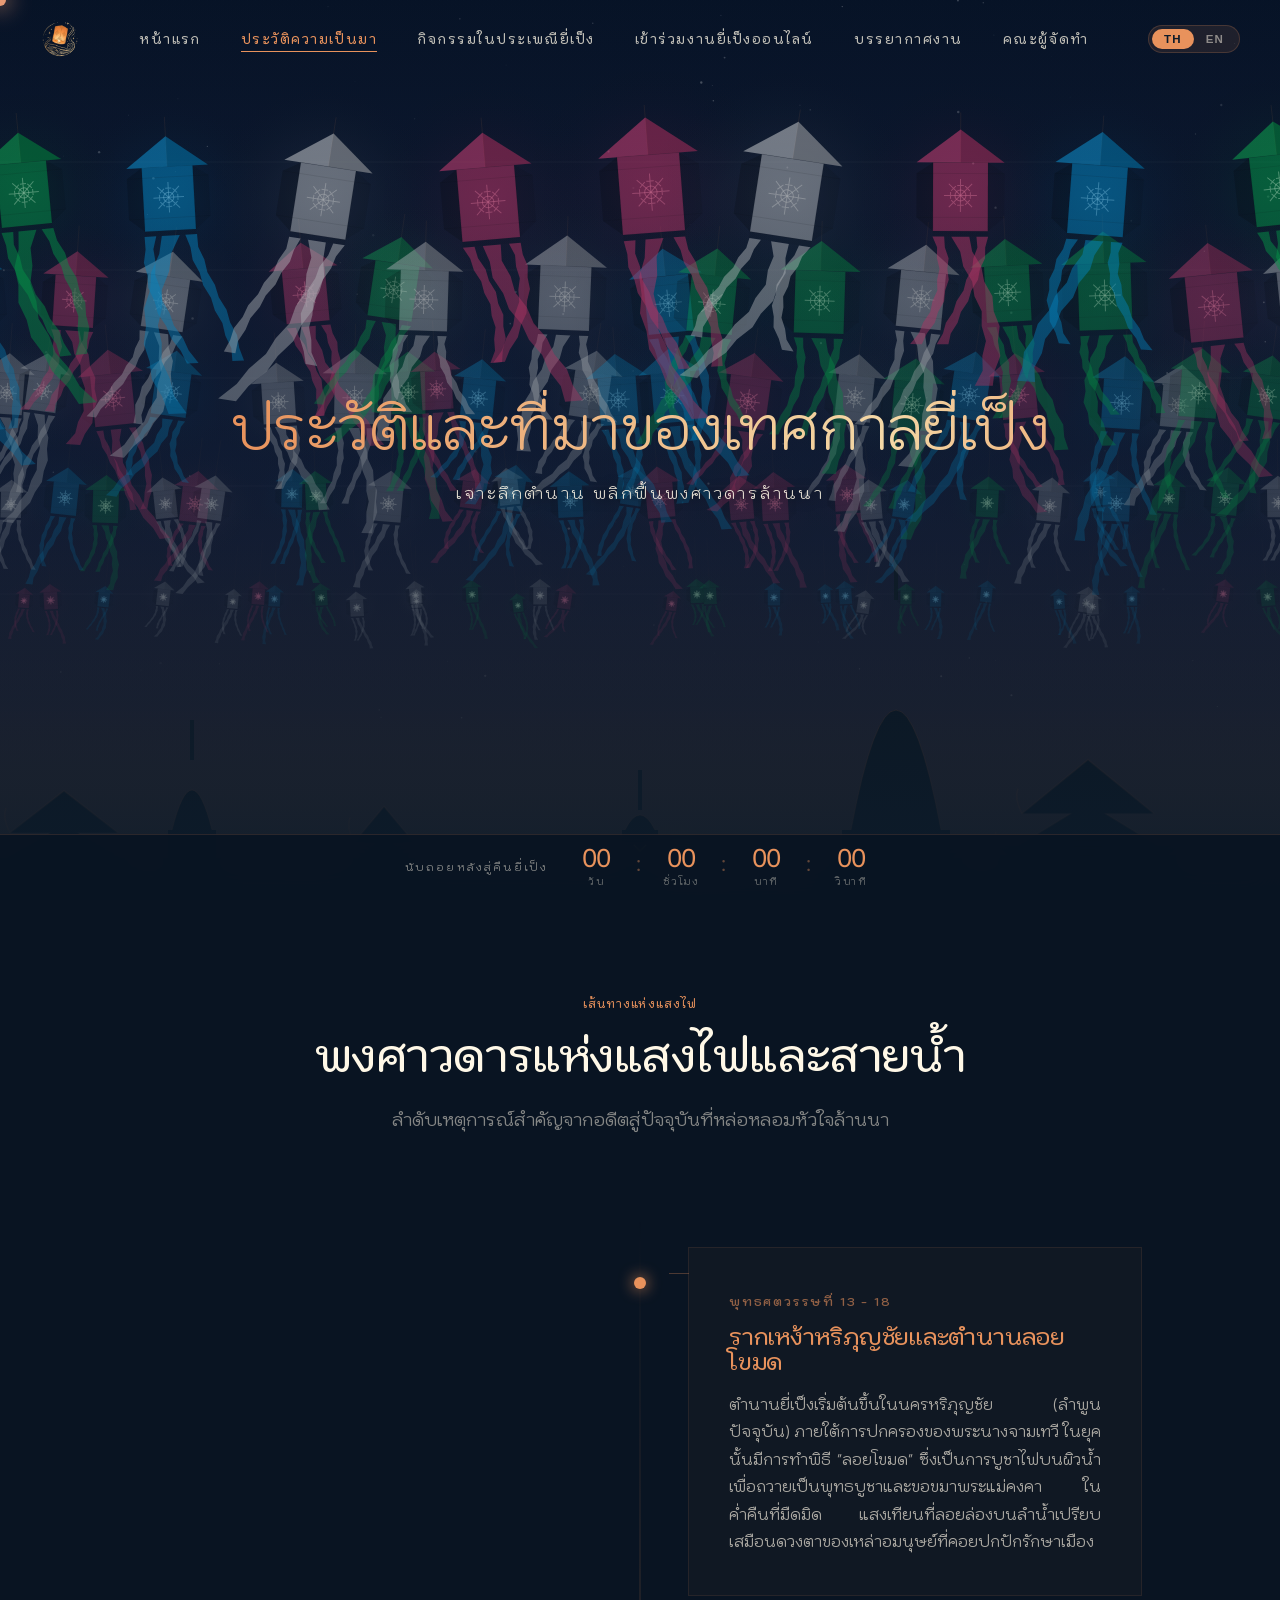
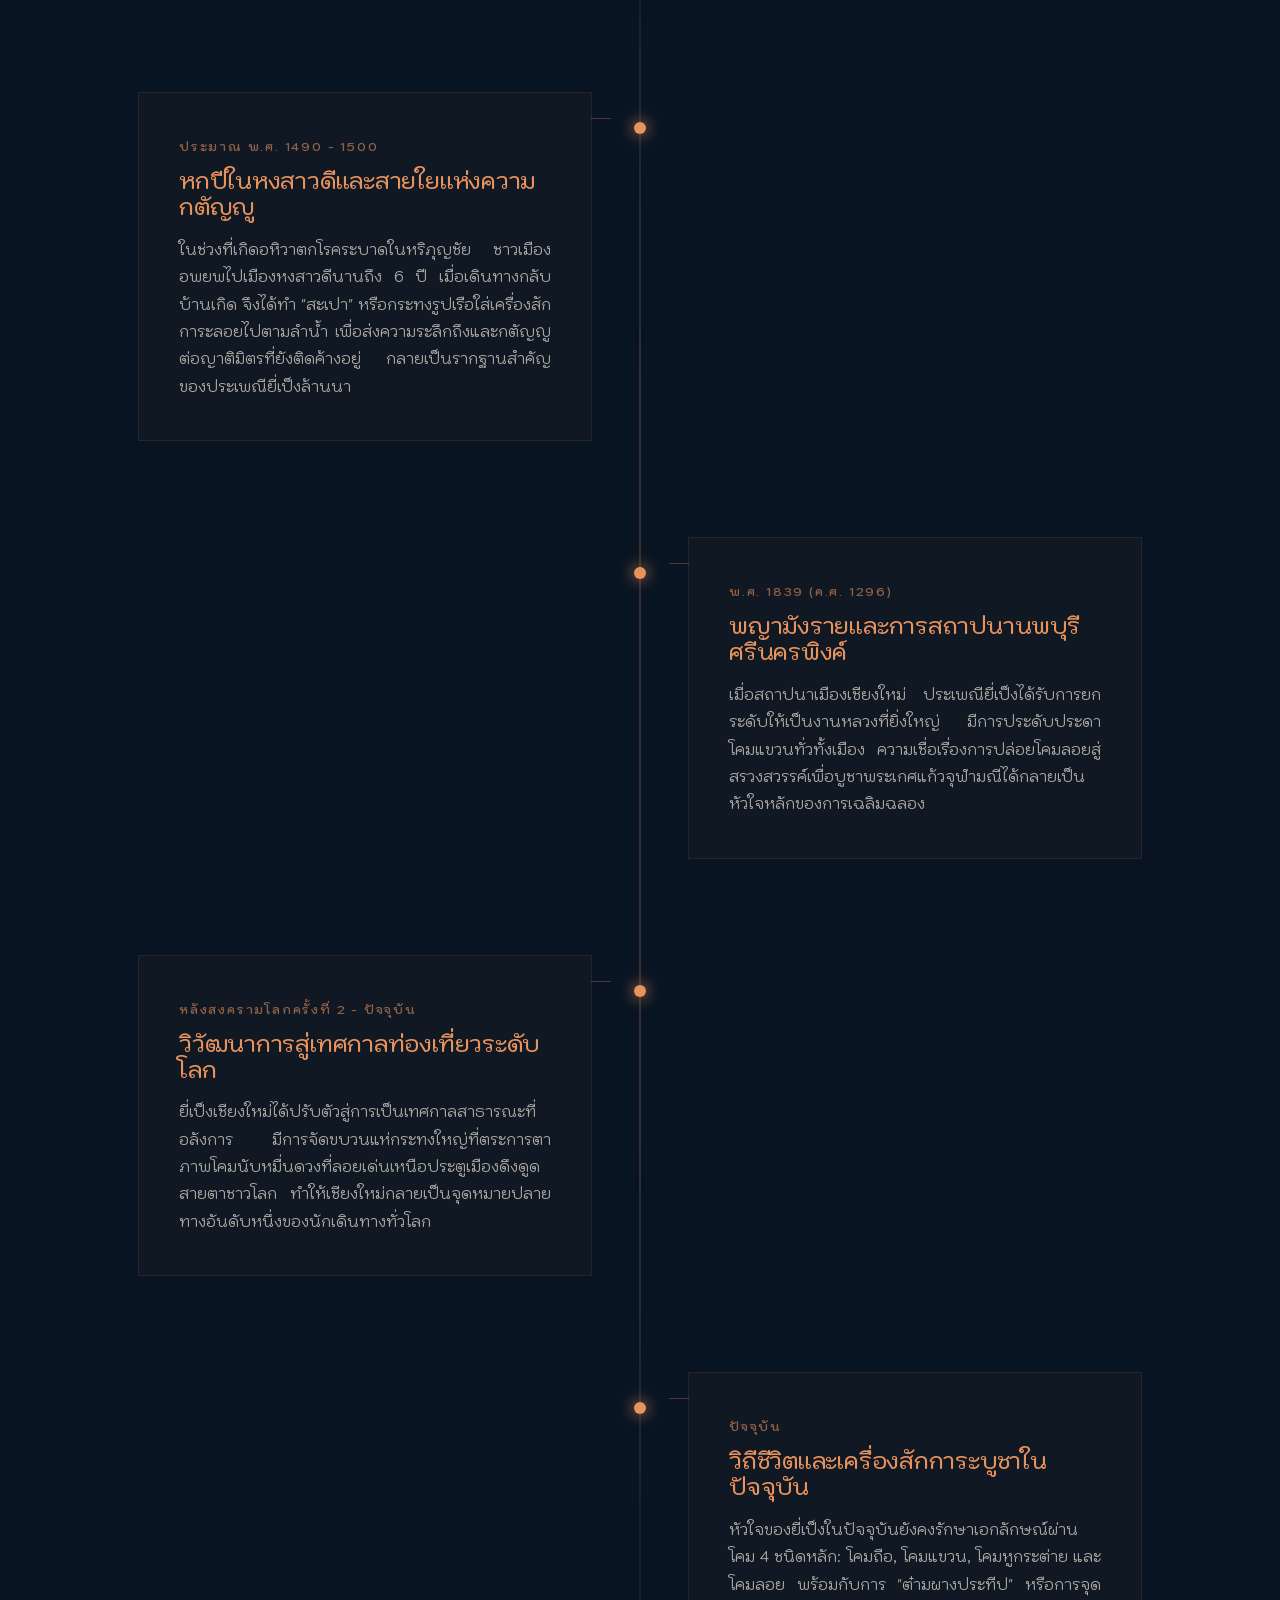
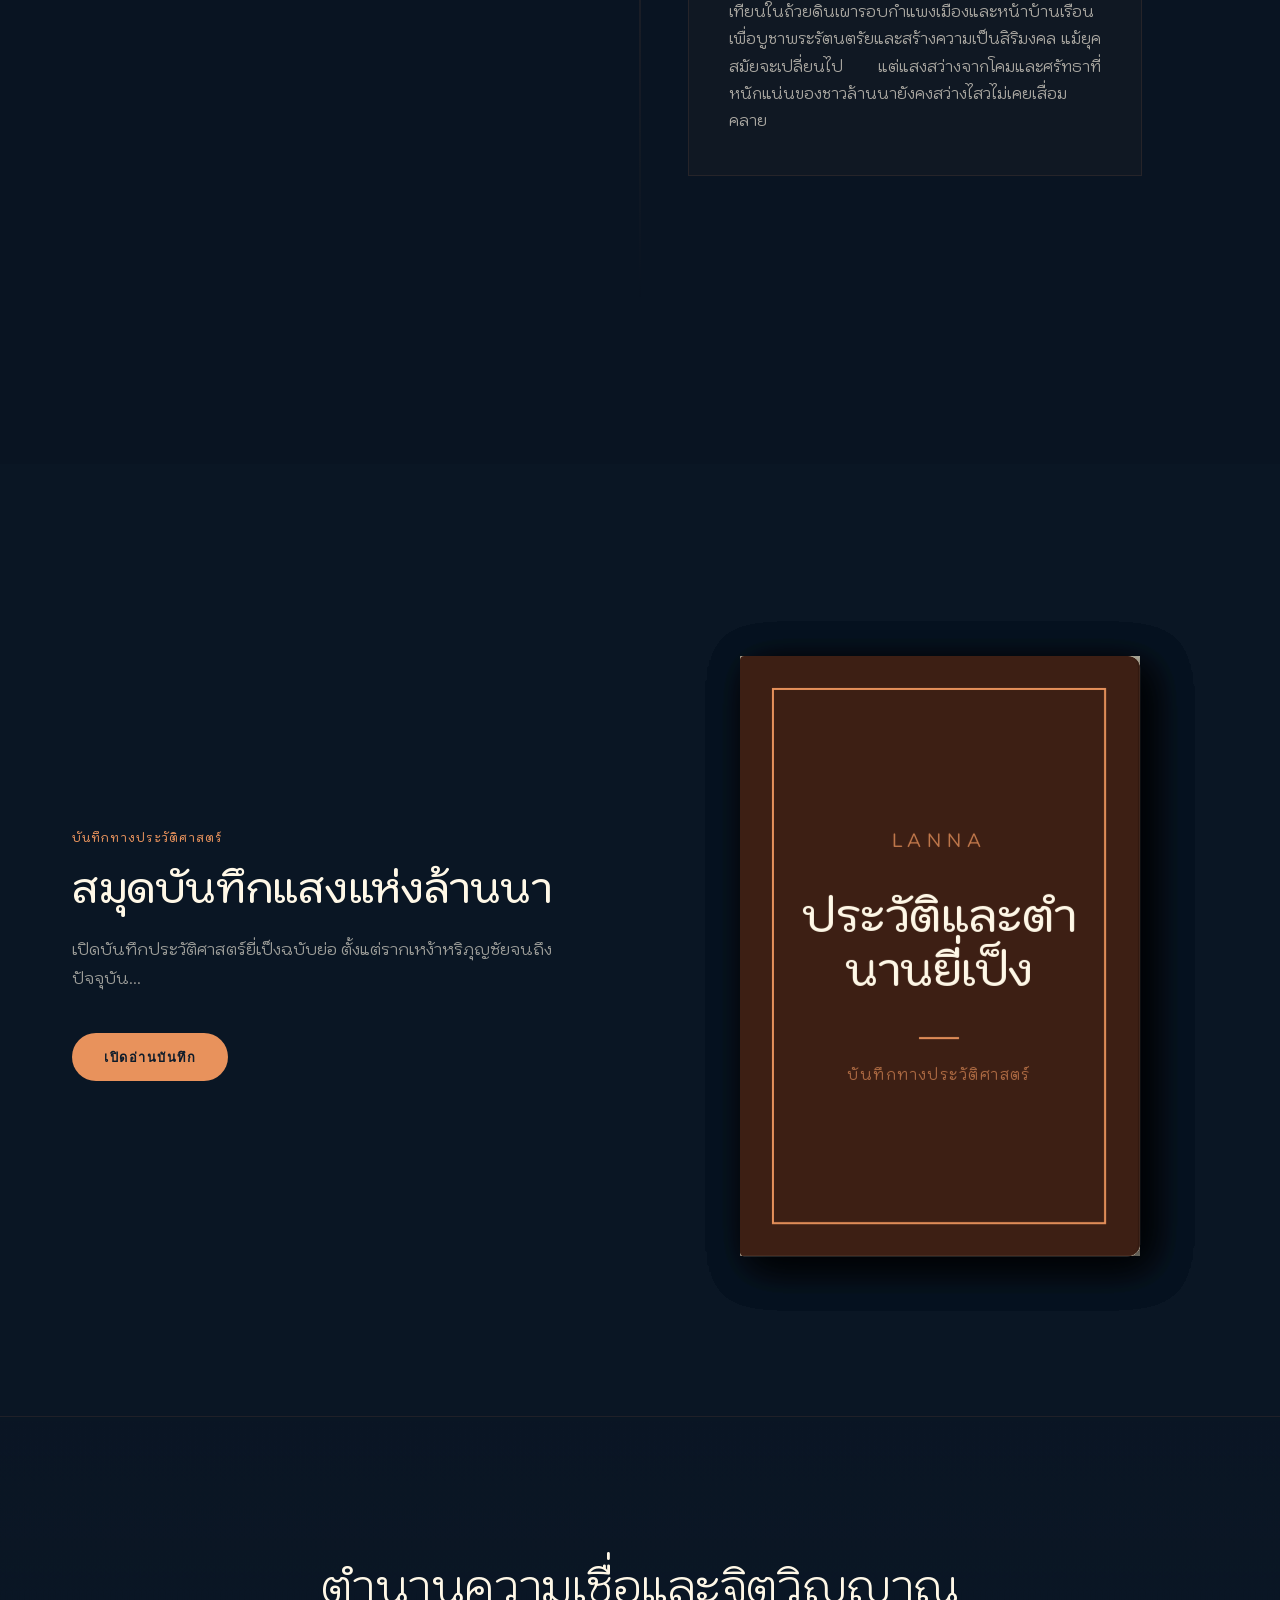
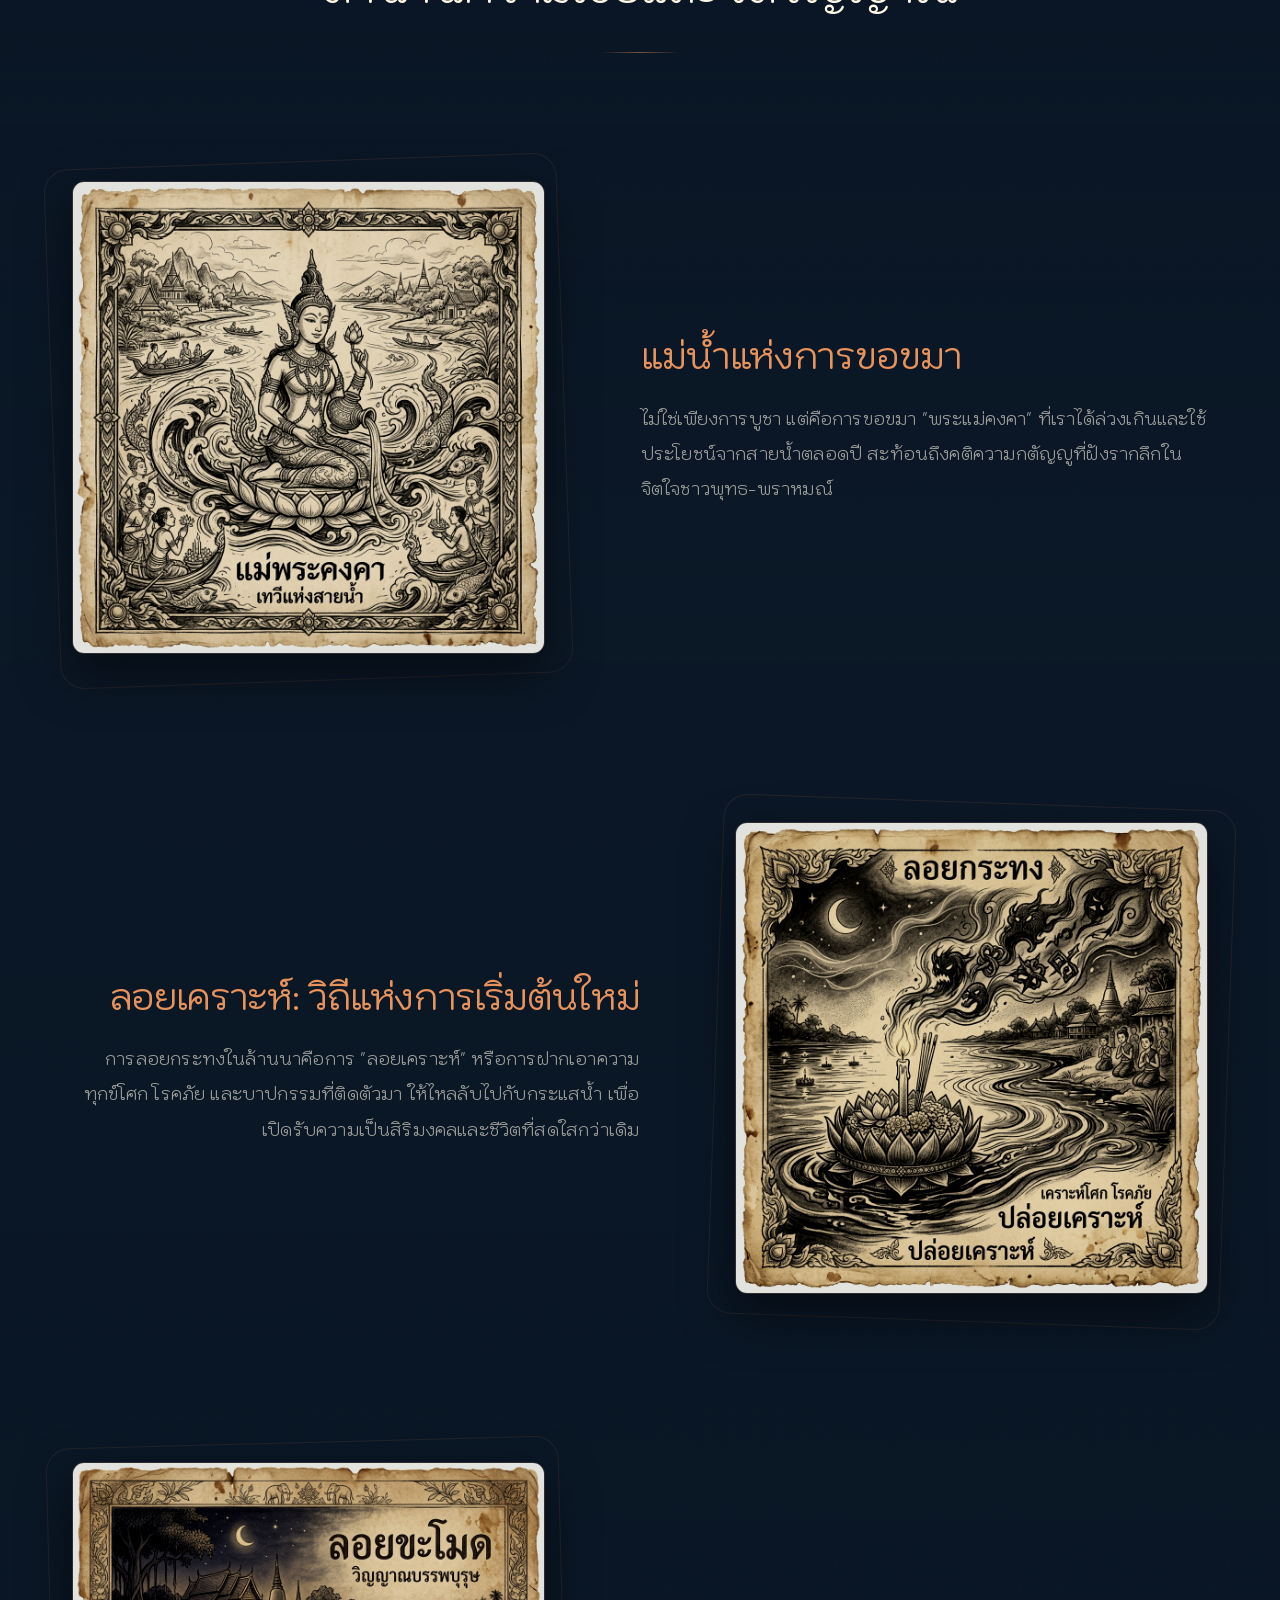
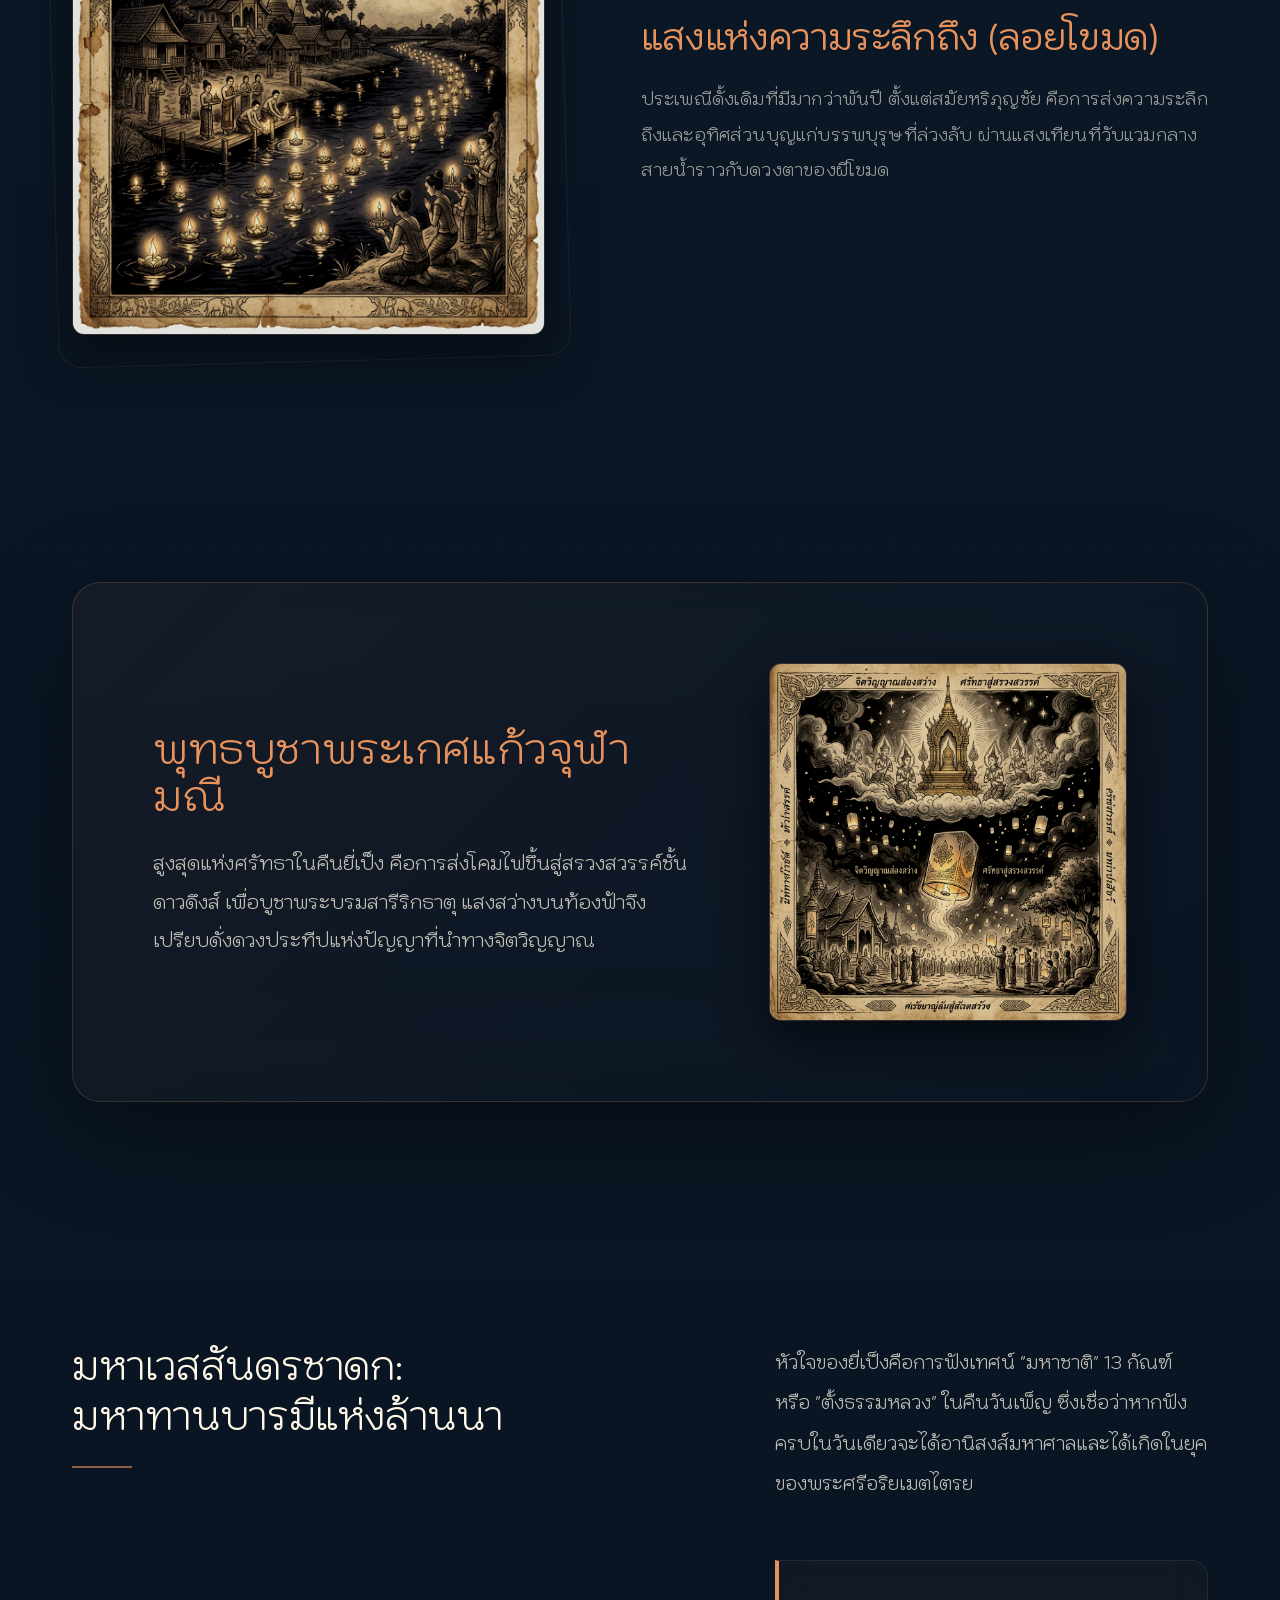
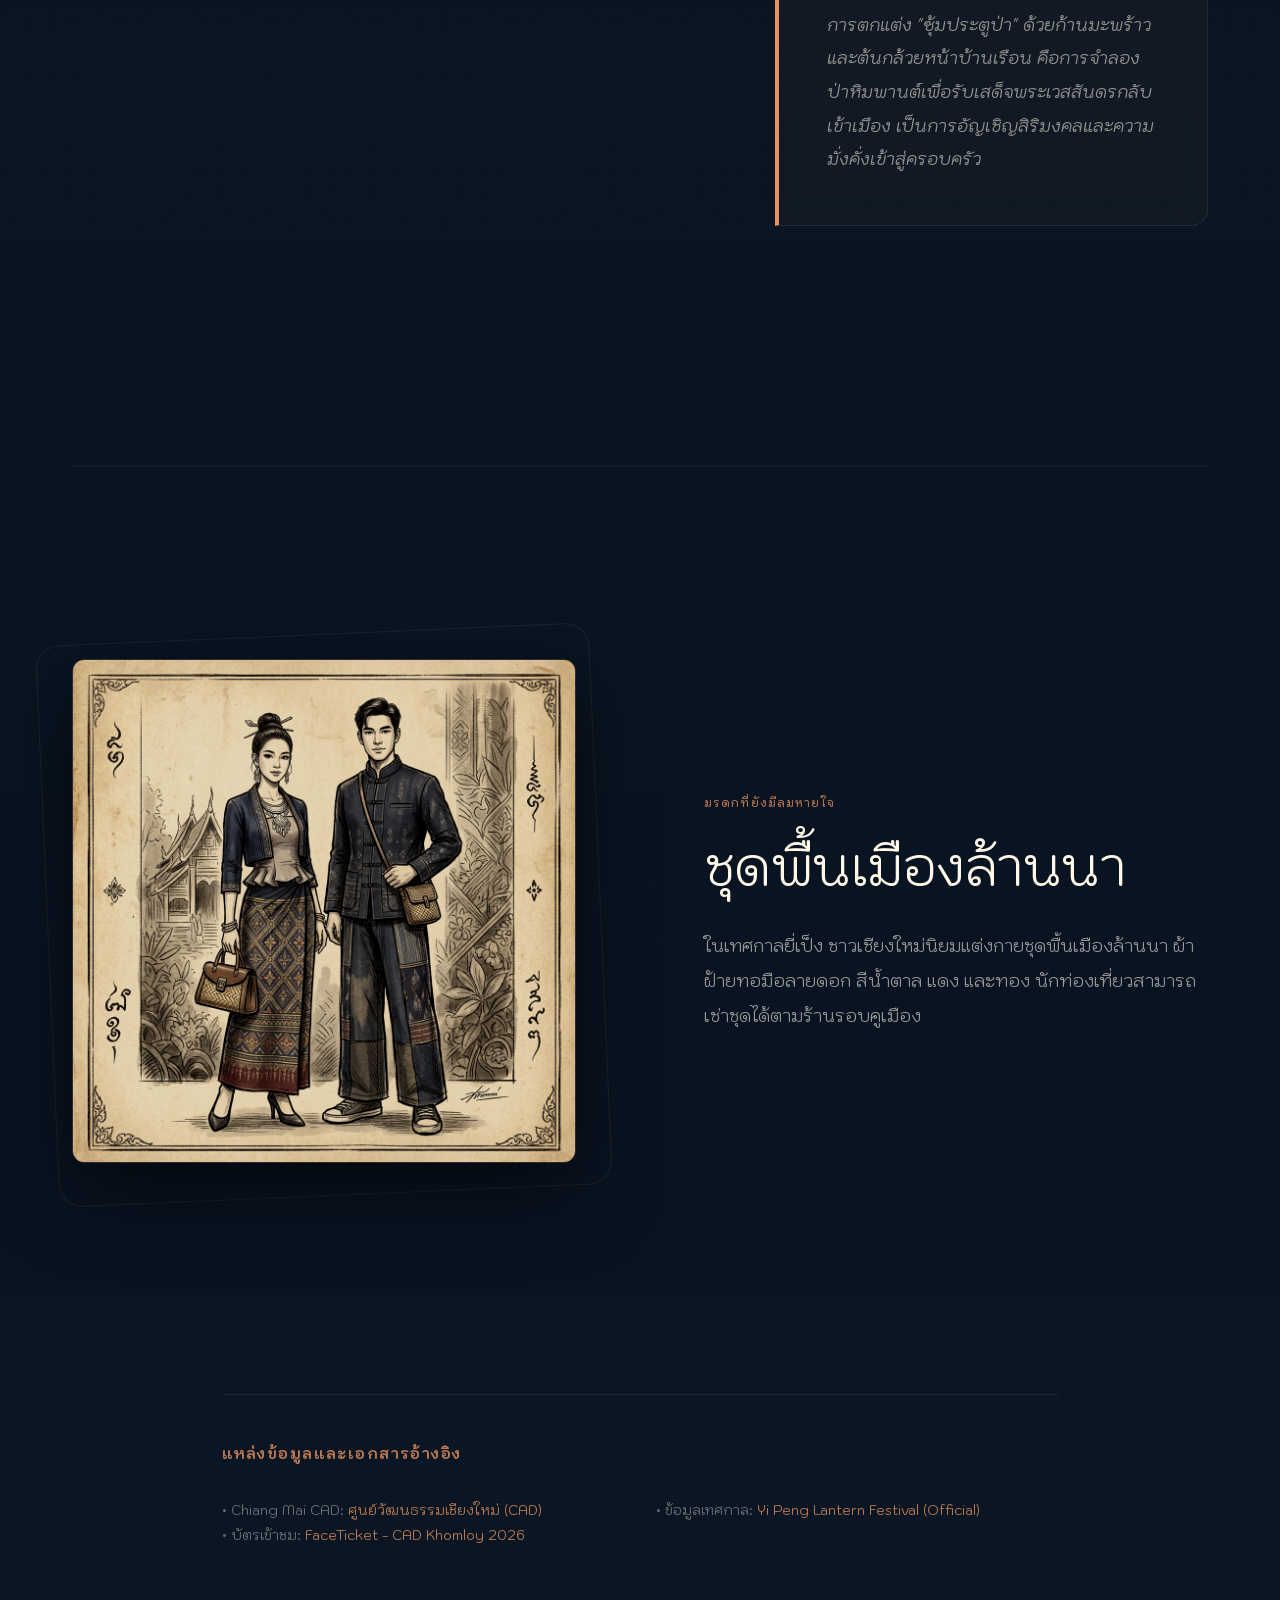
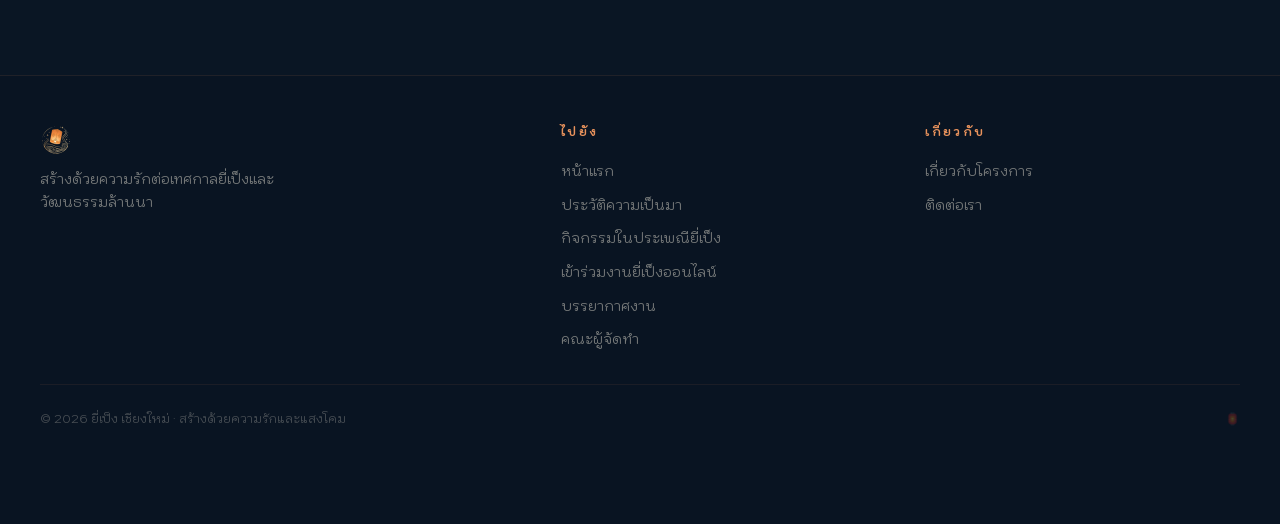
<file: festival.html>
<!DOCTYPE html>
<html lang="th">

<head>
  <meta charset="UTF-8">
  <meta name="viewport" content="width=device-width, initial-scale=1.0">
  <title>เทศกาลยี่เป็ง | Festival — ยี่เป็ง เชียงใหม่</title>
  <link rel="preconnect" href="https://fonts.googleapis.com">
  <link rel="preconnect" href="https://fonts.gstatic.com" crossorigin>
  <link
    href="https://fonts.googleapis.com/css2?family=Kodchasan:ital,wght@0,200;0,300;0,400;0,500;0,600;0,700;1,200;1,300;1,400;1,500;1,600;1,700&family=Nunito:ital,wght@0,200..1000;1,200..1000&display=swap"
    rel="stylesheet">
  <link rel="stylesheet" href="css/main.css">
  <link rel="stylesheet" href="css/animations.css">
  <link rel="stylesheet" href="css/festival.css">
</head>

<body>
  <div id="cursor"></div>
  <div id="cursor-ring"></div>
  <canvas id="ambient-canvas" style="position:fixed;inset:0;pointer-events:none;z-index:0;opacity:.35;"></canvas>

  <nav id="navbar" class="scrolled">
    <a class="nav-logo" href="index.html">
      <img src="assets/images/YIPENG_logo.png" alt="ยี่เป็ง" style="height: 40px; width: auto; object-fit: contain;">
    </a>
    <ul class="nav-links">
      <li><a href="index.html" data-i18n="nav_home">หน้าแรก</a></li>
      <li><a href="festival.html" class="active" data-i18n="nav_festival">เทศกาล</a></li>
      <li><a href="lanterns.html" data-i18n="nav_lanterns">โคมลอย</a></li>
      <li><a href="traditions.html" data-i18n="nav_traditions">ประเพณี</a></li>

      <li><a href="gallery.html" data-i18n="nav_gallery">แกลเลอรี</a></li>
      <li><a href="member.html" data-i18n="nav_members">คณะผู้จัดทำ</a></li>
    </ul>
    <div class="nav-right">
      <div class="lang-toggle">
        <button class="lang-btn" data-lang="th">TH</button>
        <button class="lang-btn" data-lang="en">EN</button>
      </div>
      <button class="nav-hamburger" id="hamburger" aria-label="menu">
        <span></span><span></span><span></span>
      </button>
    </div>
  </nav>

  <div class="nav-mobile" id="nav-mobile">
    <ul class="nav-mobile-links">
      <li><a href="index.html" data-i18n="nav_home">หน้าแรก</a></li>
      <li><a href="festival.html" data-i18n="nav_festival">เทศกาล</a></li>
      <li><a href="lanterns.html" data-i18n="nav_lanterns">โคมลอย</a></li>
      <li><a href="traditions.html" data-i18n="nav_traditions">ประเพณี</a></li>

      <li><a href="gallery.html" data-i18n="nav_gallery">แกลเลอรี</a></li>
      <li><a href="member.html" data-i18n="nav_members">คณะผู้จัดทำ</a></li>
    </ul>
  </div>

  <main>
    <section id="sec-festival">
      <div class="hero-container">
        <canvas id="hero-canvas"
          style="position:absolute;inset:0;width:100%;height:100%;background:var(--night-sky);"></canvas>
        <div
          style="position:absolute;inset:0;background:linear-gradient(to bottom,rgba(13,27,42,0.1) 0%,rgba(13,27,42,0.5) 60%,rgba(13,27,42,1) 100%);">
        </div>
        <div class="text-content">
          <h1 class="reveal reveal-delay-1 animate-text-glow"
            style="font-size:clamp(2rem,4.5vw,5rem); font-weight:300; line-height:1.2; color:#FFF8E7; letter-spacing: -0.01em; white-space: nowrap;">
            <span class="gold-shimmer" style="font-family:'Kodchasan', sans-serif !important;"
              data-i18n="fest_h2">ประวัติและที่มาของเทศกาลยี่เป็ง</span>
          </h1>
          <p class="reveal reveal-delay-2"
            style="color:rgba(255,248,231,1); margin-top:1.2rem; letter-spacing:.15em; font-weight:300; text-shadow:0 0 15px rgba(0,0,0,1); opacity: 0.9;"
            data-i18n="fest_sub">เทศกาลแห่งล้านนา</p>
        </div>
        <div style="position:absolute;bottom:2rem;left:50%;transform:translateX(-50%);" class="anim-bounce">
          <svg width="24" height="24" viewBox="0 0 24 24" fill="none" stroke="rgba(232,146,92,0.6)" stroke-width="1.5">
            <polyline points="6 9 12 15 18 9" />
          </svg>
        </div>
      </div>

      <section class="chronicle-section" style="padding: 6rem 2rem; position: relative;">
        <div style="text-align:center; max-width:800px; margin: 0 auto 5rem;">
          <p class="eyebrow reveal" style="color:#E8925C; margin-bottom:1rem;" data-i18n="trad_timeline_eyebrow">The Timeline of Light</p>
          <h2 class="display-md reveal reveal-delay-1" style="color:#FFF8E7; margin-bottom:1.5rem;"
            data-i18n="fest_chronicle_h">
            พงศาวดารแห่งแสงไฟและสายน้ำ</h2>
          <p class="reveal reveal-delay-2" style="color:rgba(255,248,231,0.5); font-size:1.1rem; line-height:1.7;"
            data-i18n="fest_chronicle_sub">
            ลำดับเหตุการณ์สำคัญจากอดีตสู่ปัจจุบันที่หล่อหลอมหัวใจล้านนา</p>
        </div>

        <div class="chronicle-wrapper">
          <div class="chronicle-line"></div>
          <div class="chronicle-item reveal">
            <div class="chronicle-dot"></div>
            <div class="chronicle-content">
              <span class="chronicle-date" data-i18n="fest_chronicle_item1_date">8TH - 13TH CENTURY</span>
              <h3 data-i18n="fest_chronicle_item1_h">รากเหง้าหริภุญชัยและตำนานลอยโขมด</h3>
              <p data-i18n="fest_chronicle_item1_p">ตำนานยี่เป็งเริ่มต้นขึ้นในนครหริภุญชัย (ลำพูนปัจจุบัน) ภายใต้การปกครองของพระนางจามเทวี
                ในยุคนั้นมีการทำพิธี "ลอยโขมด" ซึ่งเป็นการบูชาไฟบนผิวน้ำ เพื่อถวายเป็นพุทธบูชาและขอขมาพระแม่คงคา
                ในค่ำคืนที่มืดมิด
                แสงเทียนที่ลอยล่องบนลำน้ำกวงและลำน้ำปิงเปรียบเสมือนดวงตาของเหล่าอมนุษย์ที่คอยปกปักรักษาเมือง
                เป็นจุดเริ่มต้นของศรัทธาที่ผูกพันกับแสงไฟและสายน้ำมากว่าพันปี</p>
            </div>
          </div>
          <div class="chronicle-item reveal">
            <div class="chronicle-dot"></div>
            <div class="chronicle-content">
              <span class="chronicle-date" data-i18n="fest_chronicle_item2_date">APPROX. B.E. 1490 - 1500</span>
              <h3 data-i18n="fest_chronicle_item2_h">หกปีในหงสาวดีและสายใยแห่งความกตัญญู</h3>
              <p data-i18n="fest_chronicle_item2_p">ในช่วงพุทธศตวรรษที่ 14 เกิดอหิวาตกโรคระบาดครั้งใหญ่ในหริภุญชัย
                ทำให้ชาวเมืองจำนวนมากต้องลี้ภัยอพยพไปพึ่งใบบุญที่เมืองสะเทิมและเมืองหงสาวดีนานถึง 6 ปี
                เมื่อโรคร้ายสงบลงและได้เดินทางกลับบ้านเกิด ชาวเมืองจึงได้ทำ "สะเปา" หรือกระทงรูปเรือ
                ใส่เครื่องสักการะและไฟสว่างไสว
                ลอยไปตามลำน้ำปิงและลำน้ำกวงเพื่อส่งความระลึกถึงและกตัญญูต่อญาติมิตรที่ยังติดค้างอยู่ที่เมืองหงสาวดี
                กลายเป็นรากฐานสำคัญของประเพณีลอยกระทงและยี่เป็งล้านนา</p>
            </div>
          </div>
          <div class="chronicle-item reveal">
            <div class="chronicle-dot"></div>
            <div class="chronicle-content">
              <span class="chronicle-date" data-i18n="fest_chronicle_item3_date">B.E. 1839 (1296 AD)</span>
              <h3 data-i18n="fest_chronicle_item3_h">พญามังรายและการสถาปนานพบุรีศรีนครพิงค์</h3>
              <p data-i18n="fest_chronicle_item3_p">เมื่อพญามังรายสถาปนาเมืองเชียงใหม่ในปี พ.ศ. 1839
                ประเพณียี่เป็งได้รับการยกระดับให้เป็นงานหลวงที่ยิ่งใหญ่ขึ้น มีการประดับประดาโคมแขวน (โคมค้าง)
                ทั่วทั้งเมืองเพื่อต้อนรับพระจันทร์เต็มดวงของเดือนยี่ล้านนา ความเชื่อเรื่องการปล่อยโคมลอย (โคมไฟ)
                สู่สรวงสวรรค์เพื่อบูชาพระเกศแก้วจุฬามณีได้กลายเป็นหัวใจหลักของการเฉลิมฉลอง
                เพื่อให้แสงไฟนำพาคำอธิษฐานและเคราะห์ร้ายให้ลอยลับหายไปสู่ท้องฟ้าอันกว้างไกล</p>
            </div>
          </div>
          <div class="chronicle-item reveal">
            <div class="chronicle-dot"></div>
            <div class="chronicle-content">
              <span class="chronicle-date" data-i18n="fest_chronicle_item4_date">POST WWII - 1950S</span>
              <h3 data-i18n="fest_chronicle_item4_h">วิวัฒนาการสู่เทศกาลท่องเที่ยวระดับโลก</h3>
              <p data-i18n="fest_chronicle_item4_p">หลังสงครามโลกครั้งที่ 2 ยี่เป็งเชียงใหม่ได้ปรับตัวสู่การเป็นเทศกาลสาธารณะที่มีความอลังการ
                มีการจัดขบวนแห่กระทงใหญ่ที่ตระการตาโดยความร่วมมือของชาวบ้านและส่วนราชการ
                ภาพโคมนับหมื่นดวงที่ลอยเด่นเหนือประตูเมืองและลำน้ำปิงดึงดูดสายตาชาวโลกให้หันมามองล้านนาในฐานะดินแดนแห่งมนต์เสน่ห์และวัฒนธรรมที่ยังมีลมหายใจ
                ทำให้เชียงใหม่กลายเป็นจุดหมายปลายทางอันดับหนึ่งของนักเดินทางทั่วโลก</p>
            </div>
          </div>
          <div class="chronicle-item reveal">
            <div class="chronicle-dot"></div>
            <div class="chronicle-content">
              <span class="chronicle-date" data-i18n="fest_now_date">PRESENT DAY</span>
              <h3 data-i18n="fest_now_h">วิถีชีวิตและเครื่องสักการะบูชาในปัจจุบัน</h3>
              <p data-i18n="fest_now_p">หัวใจของยี่เป็งในปัจจุบันยังคงรักษาเอกลักษณ์ผ่านโคม 4 ชนิดหลัก: โคมถือ, โคมแขวน, โคมหูกระต่าย และโคมลอย
                พร้อมกับการ "ต๋ามผางประทีป" หรือการจุดเทียนในถ้วยดินเผารอบกำแพงเมืองและหน้าบ้านเรือน
                เพื่อบูชาพระรัตนตรัยและสร้างความเป็นสิริมงคล แม้ยุคสมัยจะเปลี่ยนไป
                แต่แสงสว่างจากโคมและศรัทธาที่หนักแน่นของชาวล้านนายังคงสว่างไสวไม่เคยเสื่อมคลาย</p>
            </div>
          </div>
        </div>
      </section>

      <section id="history-segment" style="padding: 8rem 0; background: rgba(13,27,42,0.4); position: relative;">
        <div
          style="max-width: 1200px; margin: 0 auto; display: flex; flex-wrap: wrap; align-items: center; gap: 4rem; padding: 0 2rem;">

          <!-- Left: Text Content -->
          <div id="segment1-text" class="reveal-left" style="flex: 1; min-width: 300px;">
            <p class="eyebrow" style="color:#E8925C; margin-bottom:1rem;" data-i18n="fest_book_eyebrow">Interactive
              Record</p>
            <h2 class="display-md" style="color:#FFF8E7; font-size: clamp(1.8rem, 3.2vw, 3.2rem); white-space: nowrap;"
              data-i18n="fest_book_h2">สมุดบันทึกแสงแห่งล้านนา</h2>
            <p style="color:rgba(255,248,231,0.6); margin: 1.5rem 0 2.5rem; line-height: 1.8;" data-i18n="fest_book_p">
              เปิดบันทึกประวัติศาสตร์ยี่เป็งฉบับย่อ ตั้งแต่รากเหง้าหริภุญชัยจนถึงปัจจุบัน...
            </p>
            <button class="btn btn-primary" onclick="handleBookClick(event)"
              data-i18n="fest_book_btn">เปิดอ่านบันทึก</button>
          </div>

          <!-- Right: Book -->
          <!-- Book will be handled here -->
          <div id="history-book-wrapper"
            style="flex: 1; display:flex; justify-content:center; align-items:center; min-width: 340px; position: relative;">

            <div class="book-perspective">
              <div class="book" id="interactive-book" onclick="handleBookClick(event)" style="cursor: pointer;">
                <div class="book-spine"></div>
                <div class="book-page-static" style="z-index: 1;">
                  <div class="page-text-content">
                    <h3 data-i18n="fest_book_page4_h3_summary">มรดกวัฒนธรรมล้านนาสู่สายตาโลก</h3>
                    <p data-i18n="fest_book_page4_p_summary">
                      ปัจจุบันยี่เป็งเชียงใหม่กลายเป็นเทศกาลระดับโลกที่ดึงดูดผู้คนจากทั่วทุกมุมโลก
                      แต่หัวใจสำคัญยังคงอยู่ที่การรักษารากเหง้าและความงดงามของแสงไฟแห่งล้านนาที่ส่องสว่างข้ามกาลเวลาสู่สายตาชาวโลก
                    </p>
                  </div>
                </div>
                <div class="book-flipping-page" data-page-index="3">
                  <div class="page-front">
                    <div class="page-text-content">
                      <h3 data-i18n="fest_book_page3_h3_summary">แสงสว่างบูชาพระจุฬามณี</h3>
                      <p data-i18n="fest_book_page3_p_summary">คติความเชื่อเรื่องการปล่อยโคมลอยขึ้นสู่สรวงสวรรค์
                        เป็นการบูชาพระเกศแก้วจุฬามณีบนสวรรค์ชั้นดาวดึงส์
                        และเป็นการสะเดาะเคราะห์ปล่อยทุกข์โศกให้ลอยไปกับสายลม นอกจากนี้การตกแต่ง "ซุ้มประตูป่า"
                        ยังเป็นการจำลองป่าหิมพานต์เพื่อรับเสด็จพระเวสสันดรเข้าเมืองตามความเชื่อโบราณ</p>
                      <p style="margin-top:auto; font-weight:600; color:#E8925C; text-align:right;"
                        data-i18n="book_next">หน้าถัดไป →</p>
                    </div>
                  </div>
                  <div class="page-back" style="background:#FDF8E1;"></div>
                </div>
                <div class="book-flipping-page" data-page-index="2">
                  <div class="page-front">
                    <div class="page-text-content">
                      <h3 data-i18n="fest_book_page2_h3_summary">พญามังรายและสายใยวัฒนธรรม</h3>
                      <p data-i18n="fest_book_page2_p_summary">เมื่อพญามังรายสถาปนาเชียงใหม่ในปี พ.ศ. 1839
                        วัฒนธรรมดั้งเดิมได้หลอมรวมเข้ากับคติพุทธศาสนาอย่างเข้มแข็ง การลอยกระทงเปลี่ยนผ่านสู่การจุด
                        "ผางประทีป" บูชาพระรัตนตรัยและการเทศน์มหาชาติ 13 กัณฑ์ (ตั้งธรรมหลวง)
                        เพื่อบ่มเพาะปัญญาและศรัทธาของชาวพระนคร</p>
                      <p style="margin-top:auto; font-weight:600; color:#E8925C; text-align:right;"
                        data-i18n="book_next">หน้าถัดไป →</p>
                    </div>
                  </div>
                  <div class="page-back" style="background:#FDF8E1;"></div>
                </div>
                <div class="book-flipping-page" data-page-index="1">
                  <div class="page-front">
                    <div class="page-text-content">
                      <h3 data-i18n="fest_book_page1_h3_summary">กำเนิดลอยโขมดแห่งหริภุญชัย</h3>
                      <p data-i18n="fest_book_page1_p_summary">ประวัติศาสตร์ยี่เป็งเริ่มต้นในพุทธศตวรรษที่ 15 ณ
                        อาณาจักรหริภุญชัย เมื่อเกิดโรคระบาดใหญ่จนผู้คนต้องอพยพไปหงสาวดี
                        เมื่อสถานการณ์คลี่คลายและเดินทางกลับ พวกเขาทำ "สะเปา"
                        ใส่เครื่องสักการะลอยน้ำไปเพื่อส่งความระลึกถึงญาติพี่น้อง แสงไฟวับแวมกลางคืนคล้าย "ผีโขมด"
                        จึงเป็นที่มาของตำนานลอยโขมด</p>
                      <p style="margin-top:auto; font-weight:600; color:#E8925C; text-align:right;"
                        data-i18n="book_next">หน้าถัดไป →</p>
                    </div>
                  </div>
                  <div class="page-back" style="background:#FDF8E1;"></div>
                </div>
                <div id="book-cover-part" class="book-flipping-part">
                  <div class="book-cover-front"
                    style="background:#3d1f14; display:flex; flex-direction:column; justify-content:center; align-items:center; color:#E8925C; text-align:center; padding:2rem; border-right: 2px solid rgba(0,0,0,0.2);">
                    <div
                      style="border: 2px solid #E8925C; padding: 2.5rem 1.5rem; width: 100%; height: 100%; display: flex; flex-direction: column; justify-content: center; align-items: center;">
                      <span
                        style="font-size: 1.2rem; letter-spacing: 0.3em; margin-bottom: 1rem; opacity: 0.8; font-family: var(--font-display);">LANNA</span>
                      <h2
                        style="font-size: 2.8rem; margin: 1rem 0; line-height: 1.2; font-family: var(--font-display); color: #FFF8E7;"
                        data-i18n="fest_book_cover_h3">ประวัติและตำนานยี่เป็ง</h2>
                      <div style="width: 40px; height: 2px; background: #E8925C; margin: 1.5rem 0;"></div>
                      <span style="font-size: 0.9rem; letter-spacing: 0.1em; opacity: 0.7;"
                        data-i18n="fest_book_eyebrow">Interactive Record</span>
                    </div>
                  </div>
                  <div class="book-cover-back" style="background:#FDF8E1;">
                    <div class="page-text-content">
                      <h3 style="font-size:1.8rem;" data-i18n="fest_book_cover_h3">ประวัติและตำนานยี่เป็ง</h3>
                      <p data-i18n="fest_book_cover_p_summary">บันทึกการเดินทางของแสงไฟแห่งศรัทธา...</p>
                      <p style="margin-top:2rem; font-weight:600; color:#E8925C; text-align:right;"
                        data-i18n="book_start">เปิดอ่าน →</p>
                    </div>
                  </div>
                </div>
              </div>
            </div>
          </div>
        </div>

        <!-- ═══ SECTION: TRADITIONS & SPIRIT (Moved from traditions.html) ══════════════════════ -->
        <div id="beliefs"
          style="background: linear-gradient(to bottom, transparent, rgba(13, 27, 42, 0.4) 15%, #091422 100%); margin-top: 6rem; position: relative; border-top: 1px solid rgba(232, 146, 92, 0.1);">
          <div style="max-width:1200px; margin:0 auto; padding:8rem 2rem;">

            <!-- Section 1: The Essence of Faith -->
            <div style="text-align:center; margin-bottom:8rem;">
              <h2 class="display-md reveal reveal-delay-1 animate-text-glow"
                style="color:var(--moonlight); margin-top:1rem; font-weight:300;" data-i18n="trad_beliefs_h">
                ตำนานความเชื่อและจิตวิญญาณ</h2>
              <div
                style="width:80px; height:1px; background:linear-gradient(to right, transparent, var(--lantern-gold), transparent); margin:2.5rem auto; opacity: 0.5;">
              </div>
            </div>

            <!-- Beliefs: Vertical Storytelling Flow -->
            <div style="display:flex; flex-direction:column; gap:10rem; margin-bottom:15rem;">

              <!-- Belief 1: Khongkha -->
              <div class="reveal" style="display:grid; grid-template-columns: 1fr 1.2fr; gap:6rem; align-items:center;">
                <div style="position:relative;">
                  <div
                    style="position:absolute; inset:-20px; border:1px solid rgba(232,146,92,0.1); border-radius:24px; transform:rotate(-2deg);">
                  </div>
                  <img src="assets/images/trad_khongkha.png" alt="Mae Khongkha"
                    style="width:100%; aspect-ratio:1; border-radius:12px; object-fit:cover; border:1px solid rgba(232,146,92,0.2); filter:sepia(0.2) brightness(0.85) contrast(1.1); box-shadow: 0 20px 50px rgba(0,0,0,0.5);">
                </div>
                <div>
                  <h3
                    style="font-family:var(--font-th); font-size:2.2rem; color:var(--lantern-gold); margin-bottom:1.5rem; font-weight: 400;"
                    data-i18n="trad_belief_khongkha_h">แม่น้ำแห่งการขอขมา</h3>
                  <p style="color:rgba(255,248,231,0.6); font-size:1.1rem; line-height:2; font-weight:300; letter-spacing:0.01em;"
                    data-i18n="trad_belief_khongkha_p">ไม่ใช่เพียงการบูชา แต่คือการขอขมา "พระแม่คงคา"
                    ที่เราได้ล่วงเกินและใช้ประโยชน์จากสายน้ำตลอดปี
                    สะท้อนถึงคติความกตัญญูที่ฝังรากลึกในจิตใจชาวพุทธ-พราหมณ์</p>
                </div>
              </div>

              <!-- Belief 2: Khrao (Reverse) -->
              <div class="reveal" style="display:grid; grid-template-columns: 1.2fr 1fr; gap:6rem; align-items:center;">
                <div style="text-align:right;">
                  <h3
                    style="font-family:var(--font-th); font-size:2.2rem; color:var(--lantern-gold); margin-bottom:1.5rem; font-weight: 400;"
                    data-i18n="trad_belief_khrao_h">ลอยเคราะห์: วิถีแห่งการเริ่มต้นใหม่</h3>
                  <p style="color:rgba(255,248,231,0.6); font-size:1.1rem; line-height:2; font-weight:300; letter-spacing:0.01em;"
                    data-i18n="trad_belief_khrao_p">การลอยกระทงในล้านนาคือการ "ลอยเคราะห์" หรือการฝากเอาความทุกข์โศก
                    และบาปกรรมที่ติดตัวมา ให้ไหลลับไปกับกระแสน้ำ เพื่อเปิดรับความเป็นสิริมงคล</p>
                </div>
                <div style="position:relative;">
                  <div
                    style="position:absolute; inset:-20px; border:1px solid rgba(232,146,92,0.1); border-radius:24px; transform:rotate(2deg);">
                  </div>
                  <img src="assets/images/trad_khrao.png" alt="Loy Khrao"
                    style="width:100%; aspect-ratio:1; border-radius:12px; object-fit:cover; border:1px solid rgba(232,146,92,0.2); filter:sepia(0.2) brightness(0.85) contrast(1.1); box-shadow: 0 20px 50px rgba(0,0,0,0.5);">
                </div>
              </div>

              <!-- Belief 3: Ancestors -->
              <div class="reveal" style="display:grid; grid-template-columns: 1fr 1.2fr; gap:6rem; align-items:center;">
                <div style="position:relative;">
                  <div
                    style="position:absolute; inset:-20px; border:1px solid rgba(232,146,92,0.1); border-radius:24px; transform:rotate(-1.5deg);">
                  </div>
                  <img src="assets/images/trad_ancestors.png" alt="Ancestors"
                    style="width:100%; aspect-ratio:1; border-radius:12px; object-fit:cover; border:1px solid rgba(232,146,92,0.2); filter:sepia(0.2) brightness(0.85) contrast(1.1); box-shadow: 0 20px 50px rgba(0,0,0,0.5);">
                </div>
                <div>
                  <h3
                    style="font-family:var(--font-th); font-size:2.2rem; color:var(--lantern-gold); margin-bottom:1.5rem; font-weight: 400;"
                    data-i18n="trad_belief_ancestors_h">แสงแห่งความระลึกถึง (ลอยโขมด)</h3>
                  <p style="color:rgba(255,248,231,0.6); font-size:1.1rem; line-height:2; font-weight:300; letter-spacing:0.01em;"
                    data-i18n="trad_belief_ancestors_p">ประเพณีที่มีมากว่าพันปี
                    คือการส่งความระลึกถึงและอุทิศส่วนบุญแก่บรรพบุรุษที่ล่วงลับ
                    ผ่านแสงเทียนที่วับแวมกลางสายน้ำราวกับดวงตาของผีโขมด</p>
                </div>
              </div>

              <!-- Belief 4: Buddha (Wide Highlight) -->
              <div class="reveal glass-card"
                style="padding:5rem; margin-top:5rem; border-color:rgba(232,146,92,0.2); background:linear-gradient(135deg, rgba(232,146,92,0.05), transparent); display:grid; grid-template-columns: 1.5fr 1fr; gap:5rem; align-items:center; box-shadow: 0 30px 100px rgba(0,0,0,0.4);">
                <div style="text-align:left;">
                  <h3
                    style="font-family:var(--font-th); font-size:2.6rem; color:var(--lantern-gold); margin-bottom:1.5rem; font-weight: 300;"
                    data-i18n="trad_belief_buddha_h">พุทธบูชาพระเกศแก้วจุฬามณี</h3>
                  <p style="color:rgba(255,248,231,0.75); font-size:1.2rem; line-height:2; font-weight:300;"
                    data-i18n="trad_belief_buddha_p">สูงสุดแห่งศรัทธา คือการส่งโคมไฟขึ้นสู่สรวงสวรรค์ชั้นดาวดึงส์
                    เพื่อบูชาพระบรมสารีริกธาตุ แสงสว่างเปรียบดั่งดวงประทีปแห่งปัญญาที่นำทางจิตวิญญาณ</p>
                </div>
                <img src="assets/images/trad_buddha.png" alt="Buddha Relic"
                  style="width:100%; aspect-ratio:1; border-radius:12px; object-fit:cover; border:1px solid rgba(232,146,92,0.2); filter:sepia(0.2) brightness(0.85) contrast(1.1); box-shadow: 0 20px 60px rgba(0,0,0,0.6);">
              </div>
            </div>

            <!-- Section 2: Vessantara (Cinematic Section) -->
            <div style="margin-bottom:15rem;">
              <div style="display:grid; grid-template-columns: 1.4fr 1fr; gap:6rem; align-items:start;">
                <div class="reveal-left">
                  <h2
                    style="font-family:var(--font-th); font-size:2.4rem; color:var(--moonlight); line-height:1.3; margin-bottom:1.5rem; font-weight: 300; word-break: keep-all;"
                    data-i18n="trad_vessantara_h">มหาเวสสันดรชาดก:<br>มหาทานบารมีแห่งล้านนา</h2>
                  <div
                    style="width:60px; height:2px; background:var(--lantern-gold); margin-bottom:2.5rem; opacity: 0.6;">
                  </div>
                </div>
                <div class="reveal-right">
                  <p style="color:rgba(255,248,231,0.75); font-size:1.15rem; line-height:2.2; margin-bottom:3.5rem; font-weight:300;"
                    data-i18n="trad_vessantara_p1">หัวใจของยี่เป็งคือการฟังเทศน์ "มหาชาติ" 13 กัณฑ์ หรือ "ตั้งธรรมหลวง"
                    ในคืนวันเพ็ญ ซึ่งเชื่อว่าหากฟังครบในวันเดียวจะได้อานิสงส์มหาศาล</p>
                  <div class="glass-card"
                    style="padding:3rem; border-left:4px solid var(--lantern-gold); background:rgba(232,146,92,0.03); border-radius: 0 16px 16px 0;">
                    <p style="color:rgba(255,248,231,0.55); font-size:1.05rem; line-height:2; font-style:italic;"
                      data-i18n="trad_vessantara_p2">การตกแต่ง "ซุ้มประตูป่า"
                      คือการจำลองป่าหิมพานต์เพื่อรับเสด็จพระเวสสันดรกลับเข้าเมือง
                      เป็นการอัญเชิญสิริมงคลและความมั่งคั่งเข้าสู่ครอบครัว</p>
                  </div>
                </div>
              </div>
            </div>

            <!-- Section 3: Modern Lanna Fashion -->
            <div class="reveal"
              style="display:grid; grid-template-columns:1fr 1fr; gap:8rem; align-items:center; margin-top:15rem; border-top:1px solid rgba(232,146,92,0.08); padding-top:12rem;">
              <div style="position:relative;">
                <div
                  style="position:absolute; inset:-25px; border:1px solid rgba(232,146,92,0.1); border-radius:24px; transform:rotate(-2.5deg);">
                </div>
                <img src="assets/images/trad_dress_modern.png" alt="Modern Lanna Dress"
                  style="position:relative; z-index:1; border-radius:12px; width:100%; aspect-ratio:1; object-fit:cover; border:1px solid rgba(232,146,92,0.2); filter:sepia(0.2) brightness(0.85) contrast(1.1); box-shadow: 0 30px 80px rgba(0,0,0,0.6);">
              </div>
              <div>
                <p class="eyebrow" style="color:var(--lantern-gold); margin-bottom:1.5rem; opacity: 0.8;" data-i18n="trad_cloth_eyebrow">CONTEMPORARY HERITAGE</p>
                <h2
                  style="font-family:var(--font-th); font-size:3.2rem; color:var(--moonlight); margin-bottom:2rem; font-weight:300;"
                  data-i18n="trad_cloth_h">เสน่ห์ล้านนาร่วมสมัย</h2>
                <p style="color:rgba(255,248,231,0.6); line-height:2; font-size:1.1rem; font-weight:300;"
                  data-i18n="trad_cloth_p">การตีความมรดกทางวัฒนธรรมในมุมมองใหม่
                  ที่นำผ้าทอมือพื้นเมืองมาผสานกับดีไซน์สากลอย่างลงตัว
                  สะท้อนถึงอัตลักษณ์ที่ไม่เคยหยุดนิ่งของชาวล้านนาในยุคปัจจุบัน</p>
              </div>
            </div>
          </div>
        </div>



        <div style="max-width:900px; margin: 6rem auto 0; padding: 0 2rem; opacity: 0.8;">
          <div style="border-top: 1px solid rgba(232,146,92,0.15); padding-top: 3rem;">
            <h4
              style="font-family:var(--font-display); color:var(--lantern-gold); font-size: 0.9rem; letter-spacing: 0.1em; text-transform: uppercase; margin-bottom: 2rem;"
              data-i18n="fest_refs_h">แหล่งข้อมูลและเอกสารอ้างอิง</h4>
            <div
              style="display: grid; grid-template-columns: repeat(auto-fit, minmax(280px, 1fr)); gap: 2rem; font-size: 0.85rem; color: rgba(255,248,231,0.5); line-height: 1.8;">
              <div class="ref-item">
                <p data-i18n="fest_ref1">• Chiang Mai CAD: <a href="https://www.chiangmaicad.com/" target="_blank"
                    style="color:var(--lantern-gold); text-decoration:none;">ศูนย์วัฒนธรรมเชียงใหม่ (CAD)</a></p>
                <p data-i18n="fest_ref2">• บัตรเข้าชม: <a
                    href="https://faceticket.net/th/product/cad-khomloy-sky-lantern-festival-24-25-november-2026/"
                    target="_blank" style="color:var(--lantern-gold); text-decoration:none;">FaceTicket - CAD Khomloy
                    2026</a></p>
              </div>
              <div class="ref-item">
                <p data-i18n="fest_ref3">• ข้อมูลเทศกาล: <a href="https://yipenglanternfestival.in.th/th/"
                    target="_blank" style="color:var(--lantern-gold); text-decoration:none;">Yi Peng Lantern Festival
                    (Official)</a></p>
              </div>
            </div>
          </div>
        </div>
      </section>




    </section>
  </main>

  <div id="countdown-bar">
    <span class="countdown-label" data-i18n="countdown_label">นับถอยหลังสู่คืนยี่เป็ง</span>
    <div class="countdown-units">
      <div class="countdown-unit"><span class="countdown-num" id="cd-days">--</span><span class="countdown-sub"
          data-i18n="cd_days">วัน</span></div>
      <span class="countdown-sep">:</span>
      <div class="countdown-unit"><span class="countdown-num" id="cd-hours">--</span><span class="countdown-sub"
          data-i18n="cd_hours">ชั่วโมง</span></div>
      <span class="countdown-sep">:</span>
      <div class="countdown-unit"><span class="countdown-num" id="cd-mins">--</span><span class="countdown-sub"
          data-i18n="cd_mins">นาที</span></div>
      <span class="countdown-sep">:</span>
      <div class="countdown-unit"><span class="countdown-num" id="cd-secs">--</span><span class="countdown-sub"
          data-i18n="cd_secs">วินาที</span></div>
    </div>
  </div>

  <!-- Close Button (Moved to body root for correct fixed positioning) -->
  <button id="book-close-btn" onclick="openBook()"
    style="position:fixed; top:1.5rem; right:1.5rem; background:rgba(0,0,0,0.8); border:1px solid rgba(255,255,255,0.2); color:#FFF8E7; width:54px; height:54px; border-radius:50%; cursor:pointer; z-index:20000; display:flex; align-items:center; justify-content:center; backdrop-filter:blur(20px); transition: all 0.4s var(--ease-out); opacity: 0; pointer-events: none; box-shadow: 0 10px 30px rgba(0,0,0,0.5);">
    <svg width="24" height="24" viewBox="0 0 24 24" fill="none" stroke="currentColor" stroke-width="2.5"
      stroke-linecap="round" stroke-linejoin="round">
      <line x1="18" y1="6" x2="6" y2="18"></line>
      <line x1="6" y1="6" x2="18" y2="18"></line>
    </svg>
  </button>

  <footer>
    <div class="footer-inner">
      <div class="footer-brand">
        <div style="display:flex;align-items:center;gap:.6rem;margin-bottom:.75rem;">
          <img src="assets/images/YIPENG_logo.png" alt="ยี่เป็ง" style="height: 32px; width: auto; object-fit: contain;">
        </div>
        <p data-i18n="footer_tagline">สร้างด้วยความรักต่อเทศกาลยี่เป็งและวัฒนธรรมล้านนา</p>
      </div>
      <div class="footer-col">
        <h4 data-i18n="footer_nav_h">ไปยัง</h4>
        <ul>
          <li><a href="index.html" data-i18n="nav_home">หน้าแรก</a></li>
          <li><a href="festival.html" data-i18n="nav_festival">เทศกาล</a></li>
          <li><a href="lanterns.html" data-i18n="nav_lanterns">โคมลอย</a></li>
          <li><a href="traditions.html" data-i18n="nav_traditions">ประเพณี</a></li>

          <li><a href="gallery.html" data-i18n="nav_gallery">แกลเลอรี</a></li>
          <li><a href="member.html" data-i18n="nav_members">คณะผู้จัดทำ</a></li>
        </ul>
      </div>
      <div class="footer-col">
        <h4 data-i18n="footer_info_h">เกี่ยวกับ</h4>
        <ul>
          <li><a href="member.html" data-i18n="footer_info1">เกี่ยวกับโครงการ</a></li>
          <li><a href="member.html" data-i18n="footer_info2">ติดต่อเรา</a></li>
        </ul>
      </div>
    </div>
    <div class="footer-bottom">
      <span data-i18n="footer_copy">© 2026 ยี่เป็ง เชียงใหม่</span>
      <span>🏮</span>
    </div>
  </footer>

  <script src="js/i18n.js"></script>
  <script src="js/app.js"></script>
  <script src="js/parallax.js"></script>
  <script src="js/hero-hanging.js"></script>

</body>

</html>
</file>
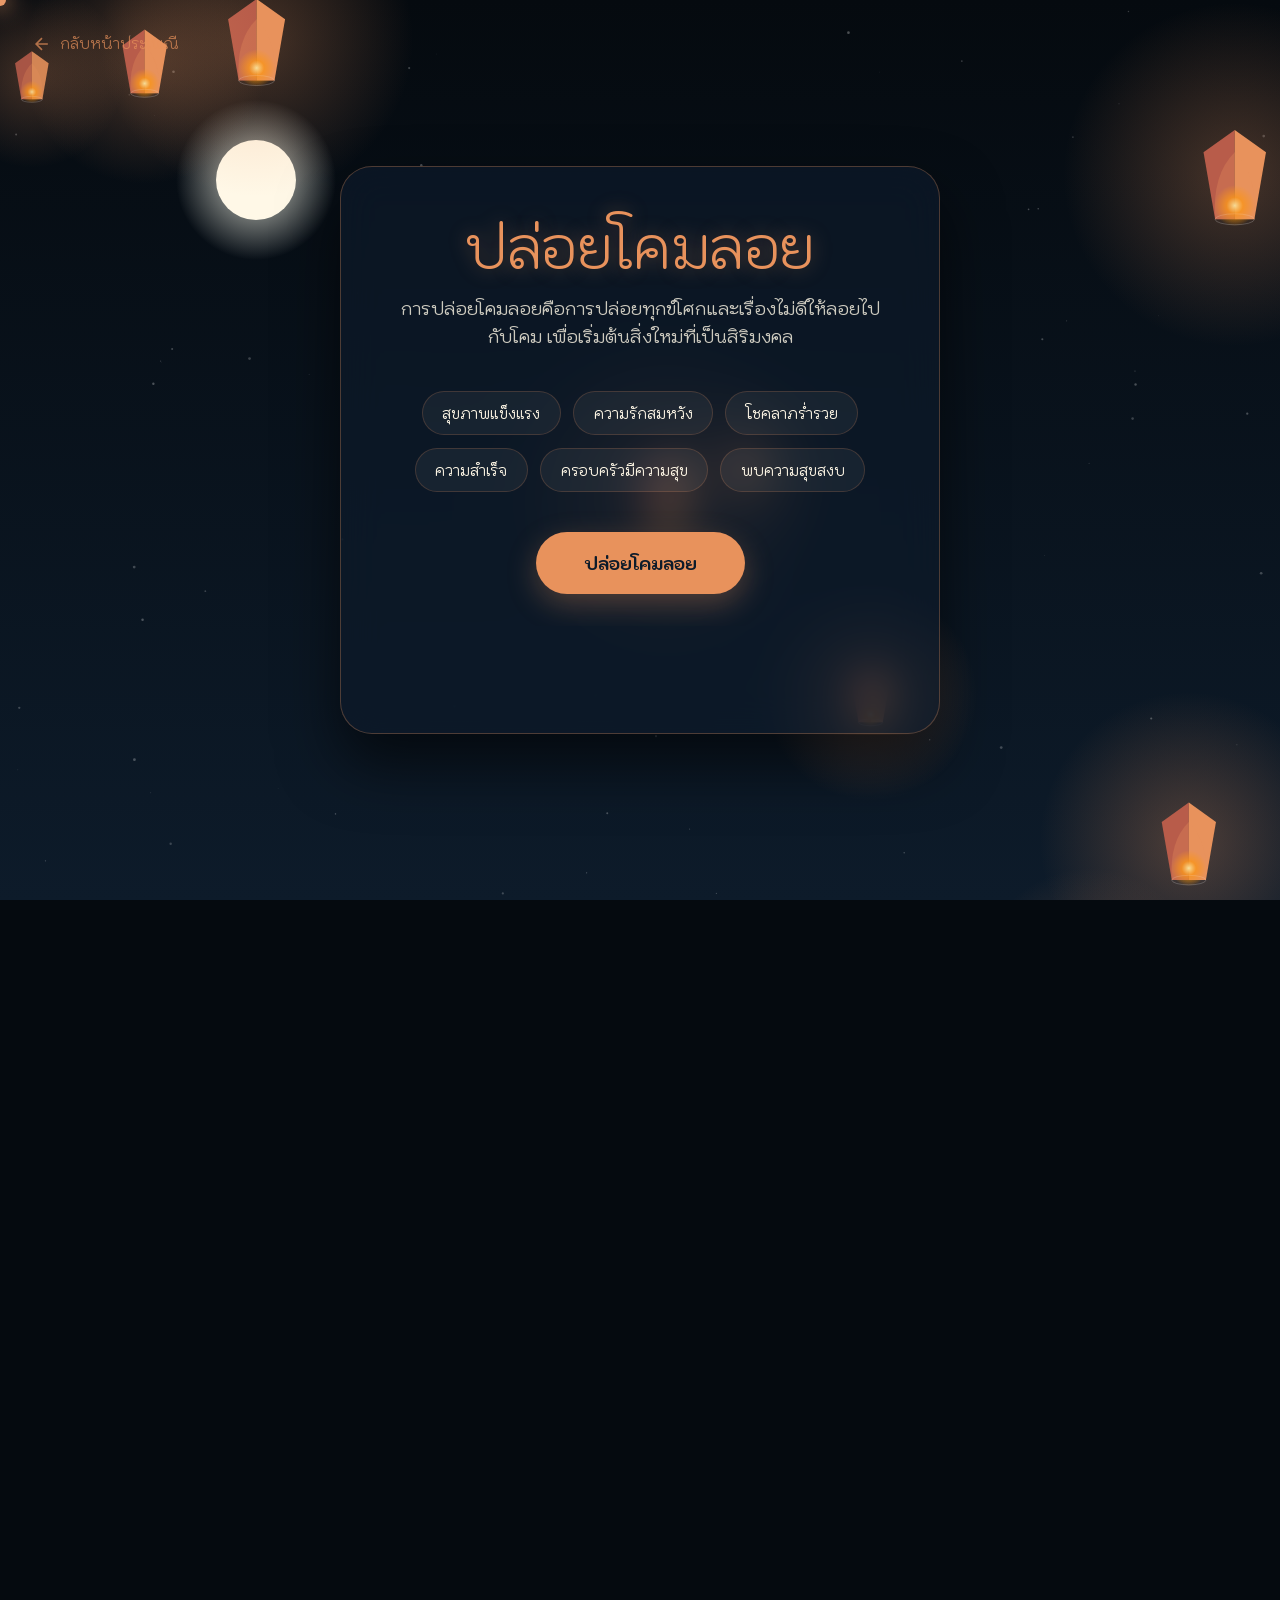
<file: game.html>
<!DOCTYPE html>
<html lang="th">

<head>
  <meta charset="UTF-8">
  <meta name="viewport" content="width=device-width, initial-scale=1.0">
  <title>ประสบการณ์ยี่เป็งเสมือนจริง | Virtual Experience — ยี่เป็ง เชียงใหม่</title>
  <link rel="preconnect" href="https://fonts.googleapis.com">
  <link rel="preconnect" href="https://fonts.gstatic.com" crossorigin>
  <link
    href="https://fonts.googleapis.com/css2?family=Kodchasan:ital,wght@0,200;0,300;0,400;0,500;0,600;0,700;1,200;1,300;1,400;1,500;1,600;1,700&family=Nunito:ital,wght@0,200..1000;1,200..1000&display=swap"
    rel="stylesheet">
  <link rel="stylesheet" href="css/main.css">
  <link rel="stylesheet" href="css/animations.css">
  <style>
    :root {
      --gold: #E8925C;
      --night: #050a0f;
    }

    html, body {
      margin: 0;
      padding: 0;
      background: var(--night);
      color: #fff8e7;
      font-family: 'Nunito', sans-serif;
      overflow: hidden;
      height: 100%;
      width: 100%;
      touch-action: none;
      user-select: none;
    }

    #game-canvas {
      position: fixed;
      inset: 0;
      z-index: 0;
      pointer-events: none;
    }

    /* Scroll Container */
    .game-scroller {
      position: relative;
      z-index: 10;
      will-change: transform;
    }

    .game-section {
      height: 100vh;
      display: flex;
      flex-direction: column;
      justify-content: center;
      align-items: center;
      position: relative;
      padding: 2rem;
      box-sizing: border-box;
      pointer-events: none;
    }

    .section-content {
      pointer-events: auto;
      text-align: center;
      max-width: 600px;
      width: 90%;
      background: rgba(13, 27, 42, 0.7);
      padding: 3rem;
      border-radius: 32px;
      backdrop-filter: blur(20px);
      border: 1px solid rgba(232, 146, 92, 0.3);
      box-shadow: 0 30px 60px rgba(0,0,0,0.6);
      transition: all 1s cubic-bezier(0.34, 1.56, 0.64, 1);
      transform: translateY(30px);
      opacity: 0;
      position: relative;
    }

    .game-section.active .section-content {
      transform: translateY(0);
      opacity: 1;
    }

    /* Minimized State */
    .section-content.minimized {
      position: absolute;
      bottom: 2rem;
      right: 2rem;
      width: 320px;
      padding: 1.5rem;
      transform: scale(0.85);
      transform-origin: bottom right;
      z-index: 200;
      text-align: left;
    }

    .section-content.minimized h2 {
      font-size: 1.8rem;
      margin-bottom: 0.5rem;
      text-align: left;
    }

    .section-content.minimized p.sub {
      font-size: 0.9rem;
      margin-bottom: 1rem;
      text-align: left;
    }

    /* Wish Modal */
    #wish-modal {
      position: fixed;
      inset: 0;
      background: rgba(5, 10, 15, 0.8);
      backdrop-filter: blur(10px);
      z-index: 1000;
      display: flex;
      justify-content: center;
      align-items: center;
      opacity: 0;
      visibility: hidden;
      transition: all 0.5s ease;
    }

    #wish-modal.active {
      opacity: 1;
      visibility: visible;
    }

    .modal-content {
      background: rgba(13, 27, 42, 0.9);
      border: 1px solid var(--gold);
      padding: 3rem;
      border-radius: 24px;
      text-align: center;
      max-width: 400px;
      width: 90%;
      transform: scale(0.9);
      transition: transform 0.5s cubic-bezier(0.34, 1.56, 0.64, 1);
    }

    #wish-modal.active .modal-content {
      transform: scale(1);
    }

    .modal-content h3 {
      color: var(--gold);
      font-family: 'Kodchasan', sans-serif;
      margin-bottom: 1.5rem;
    }

    .modal-content p {
      font-size: 1.2rem;
      line-height: 1.6;
      margin-bottom: 2rem;
    }

    h2 {
      font-family: 'Kodchasan', sans-serif;
      font-weight: 300;
      font-size: clamp(2rem, 5vw, 3.5rem);
      color: var(--gold);
      margin-bottom: 1rem;
      text-shadow: 0 0 20px rgba(232, 146, 92, 0.4);
    }

    p.sub {
      font-size: 1.1rem;
      opacity: 0.8;
      margin-bottom: 2.5rem;
      line-height: 1.6;
    }

    .input-group {
      margin-bottom: 2rem;
    }

    .game-input {
      width: 100%;
      background: rgba(255, 255, 255, 0.05);
      border: 1px solid rgba(232, 146, 92, 0.4);
      padding: 1.2rem 1.5rem;
      border-radius: 12px;
      color: #fff8e7;
      font-family: 'Kodchasan', sans-serif;
      font-size: 1.1rem;
      outline: none;
      transition: all 0.3s ease;
      margin-bottom: 1.5rem;
    }

    .game-input:focus {
      border-color: var(--gold);
      background: rgba(255, 255, 255, 0.1);
      box-shadow: 0 0 20px rgba(232, 146, 92, 0.2);
    }

    .action-btn {
      background: var(--gold);
      color: #0d1b2a;
      border: none;
      padding: 1.2rem 3rem;
      border-radius: 50px;
      font-family: 'Kodchasan', sans-serif;
      font-weight: 700;
      font-size: 1.1rem;
      cursor: pointer;
      transition: all 0.3s ease;
      box-shadow: 0 10px 30px rgba(232, 146, 92, 0.3);
    }

    .action-btn:hover {
      transform: translateY(-3px) scale(1.05);
      box-shadow: 0 15px 40px rgba(232, 146, 92, 0.5);
    }

    .action-btn:active {
      transform: translateY(-1px);
    }

    .next-stage-btn {
      display: inline-block;
      margin-top: 1rem;
      background: var(--gold);
      border: none;
      color: #0d1b2a;
      padding: 0.8rem 2rem;
      border-radius: 50px;
      cursor: pointer;
      font-family: 'Kodchasan', sans-serif;
      font-weight: 700;
      transition: all 0.3s ease;
      opacity: 0;
      visibility: hidden;
      box-shadow: 0 10px 20px rgba(232, 146, 92, 0.3);
    }

    .next-stage-btn.visible {
      opacity: 1;
      visibility: visible;
    }

    .section-content.minimized .next-stage-btn {
      float: right;
      margin-top: 0;
    }

    .next-stage-btn:hover {
      background: var(--gold);
      transform: translateY(-5px) scale(1.05);
      box-shadow: 0 15px 40px rgba(232, 146, 92, 0.6);
    }

    /* UI Components */
    /* Selection Styles */
    .selection-container {
      display: flex;
      justify-content: center;
      gap: 1.5rem;
      margin-bottom: 2rem;
      flex-wrap: wrap;
    }

    .style-option {
      width: 80px;
      height: 100px;
      background: rgba(255, 255, 255, 0.05);
      border: 1px solid rgba(232, 146, 92, 0.3);
      border-radius: 12px;
      cursor: pointer;
      display: flex;
      flex-direction: column;
      align-items: center;
      justify-content: center;
      transition: all 0.3s ease;
      padding: 0.5rem;
    }

    .style-option:hover, .style-option.active {
      border-color: var(--gold);
      background: rgba(232, 146, 92, 0.15);
      transform: translateY(-5px);
    }

    .style-option.active {
      box-shadow: 0 0 20px rgba(232, 146, 92, 0.3);
    }

    .style-preview {
      width: 40px;
      height: 50px;
      margin-bottom: 0.5rem;
      border-radius: 4px;
      box-shadow: 0 0 15px rgba(232, 146, 92, 0.4);
      position: relative;
      overflow: hidden;
    }

    .style-preview::after {
      content: '';
      position: absolute;
      bottom: 5px;
      left: 50%;
      transform: translateX(-50%);
      width: 10px;
      height: 15px;
      background: radial-gradient(circle, #FFF8E7, transparent);
      border-radius: 50%;
      filter: blur(2px);
    }

    .interaction-panel {
      transition: all 0.8s cubic-bezier(0.22, 1, 0.36, 1);
      max-height: 1000px;
      overflow: hidden;
    }

    .interaction-panel.collapsed {
      max-height: 0;
      opacity: 0;
      margin-bottom: 0;
      pointer-events: none;
      transform: scale(0.95) translateY(20px);
    }

    #cursor, #cursor-ring { pointer-events: none; }

    .kr-style-grid {
      display: grid;
      grid-template-columns: repeat(5, 1fr);
      gap: 15px;
      margin-bottom: 2rem;
    }

    .kr-style-card {
      aspect-ratio: 1;
      border-radius: 15px;
      border: 2px solid rgba(255,255,255,0.1);
      background: rgba(255,255,255,0.05);
      cursor: pointer;
      display: flex;
      flex-direction: column;
      align-items: center;
      justify-content: center;
      transition: all 0.3s ease;
      padding: 10px;
    }

    .kr-style-card.active {
      border-color: var(--gold);
      background: rgba(232, 146, 92, 0.2);
      transform: translateY(-5px);
    }

    .kr-dot {
      width: 20px;
      height: 20px;
      border-radius: 50%;
      box-shadow: 0 0 10px rgba(0,0,0,0.5);
    }

    #btn-create-krathong {
      position: fixed;
      bottom: 60px;
      left: 50%;
      transform: translateX(-50%) translateY(20px);
      padding: 1.2rem 3.5rem;
      background: #ffffff;
      color: #1a0d0a;
      border: 1px solid var(--gold);
      border-radius: 50px;
      font-family: 'Kodchasan', sans-serif;
      font-weight: 700;
      font-size: 1.3rem;
      cursor: pointer;
      z-index: 999;
      box-shadow: 0 15px 40px rgba(0,0,0,0.6), 0 0 20px rgba(232, 146, 92, 0.3);
      opacity: 0;
      pointer-events: none;
      transition: all 0.6s cubic-bezier(0.34, 1.56, 0.64, 1);
    }

    #btn-create-krathong:hover {
      background: var(--gold-gradient);
      transform: translateX(-50%) translateY(-5px) scale(1.05);
    }

    #btn-create-krathong.visible {
      opacity: 1;
      pointer-events: auto;
      transform: translateX(-50%) translateY(0);
    }

    /* Starter Candle UI */
    #starter-candle {
      position: fixed;
      bottom: 20%;
      left: 50%;
      transform: translateX(-50%) translateY(100px);
      z-index: 500;
      cursor: pointer;
      opacity: 0;
      transition: all 0.8s cubic-bezier(0.34, 1.56, 0.64, 1);
      pointer-events: none;
    }

    #starter-candle.visible {
      opacity: 1;
      transform: translateX(-50%) translateY(0);
      pointer-events: auto;
    }

    .candle-bowl {
      width: 60px;
      height: 35px;
      background: #f0f0f0;
      clip-path: polygon(50% 0%, 60% 10%, 75% 0%, 85% 10%, 100% 0%, 100% 100%, 0% 100%, 0% 0%, 15% 10%, 25% 0%, 40% 10%);
      position: relative;
      box-shadow: 0 10px 20px rgba(0,0,0,0.5);
      border-radius: 0 0 15px 15px;
    }

    .candle-bowl::after {
      content: '';
      position: absolute;
      top: 5px;
      left: 10%;
      right: 10%;
      height: 10px;
      background: #e6b800;
      border-radius: 50%;
    }

    .candle-flame {
      width: 15px;
      height: 25px;
      background: #ffcc00;
      border-radius: 50%;
      position: absolute;
      top: -20px;
      left: 50%;
      transform: translateX(-50%) scale(0);
      filter: blur(2px);
      transition: transform 0.5s ease;
      box-shadow: 0 0 20px #ff9900;
    }

    #starter-candle.lit .candle-flame {
      transform: translateX(-50%) scale(1);
      animation: flicker 1.5s infinite alternate ease-in-out;
    }

    @keyframes flicker {
      0% { opacity: 0.8; transform: translateX(-50%) scale(0.95); }
      100% { opacity: 1; transform: translateX(-50%) scale(1.05); }
    }

    #candle-hint {
      position: fixed;
      bottom: 12%;
      left: 50%;
      transform: translateX(-50%);
      color: #fff8e7;
      font-family: 'Kodchasan', sans-serif;
      font-size: 1.1rem;
      text-shadow: 0 0 10px rgba(0,0,0,1);
      opacity: 0;
      transition: opacity 0.5s ease;
      z-index: 501;
      pointer-events: none;
      text-align: center;
      background: rgba(0,0,0,0.4);
      padding: 0.5rem 1rem;
      border-radius: 20px;
    }

    #candle-hint.visible {
      opacity: 1;
    }

    .style-label {
      font-size: 0.7rem;
      font-family: 'Kodchasan', sans-serif;
      text-align: center;
      opacity: 0.8;
    }

    .wish-tags {
      display: flex;
      flex-wrap: wrap;
      justify-content: center;
      gap: 0.8rem;
      margin-bottom: 2.5rem;
    }

    .wish-tag {
      background: rgba(255, 255, 255, 0.05);
      border: 1px solid rgba(232, 146, 92, 0.2);
      padding: 0.6rem 1.2rem;
      border-radius: 50px;
      font-size: 0.9rem;
      cursor: pointer;
      font-family: 'Kodchasan', sans-serif;
      transition: all 0.3s ease;
    }

    .wish-tag:hover {
      border-color: var(--gold);
      background: rgba(255, 255, 255, 0.1);
    }

    .wish-tag.active {
      background: var(--gold);
      color: #0d1b2a;
      border-color: var(--gold);
      font-weight: 600;
      box-shadow: 0 5px 15px rgba(232, 146, 92, 0.4);
    }

    .back-btn {
      position: fixed;
      top: 2rem;
      left: 2rem;
      z-index: 100;
      color: var(--gold);
      text-decoration: none;
      font-size: 0.9rem;
      display: flex;
      align-items: center;
      gap: 0.5rem;
      opacity: 0.7;
      transition: opacity 0.3s ease;
    }

    .back-btn:hover { opacity: 1; }

    .scroll-indicator {
      position: fixed;
      bottom: 2rem;
      left: 50%;
      transform: translateX(-50%);
      text-align: center;
      z-index: 100;
      opacity: 0.6;
      animation: float 3s ease-in-out infinite;
      pointer-events: none;
    }

    .scroll-indicator p {
      font-size: 0.7rem;
      letter-spacing: 0.25em;
      margin-bottom: 0.5rem;
      text-transform: uppercase;
      font-weight: 600;
      color: var(--gold);
    }

    @keyframes float {
      0%, 100% { transform: translate(-50%, 0); }
      50% { transform: translate(-50%, 10px); }
    }

    /* Custom Cursor */
    #cursor, #cursor-ring { pointer-events: none; }

    /* Final State Section Redesign */
    #sec-final {
      background: radial-gradient(circle at center, #0a2e2d 0%, #051414 100%);
      position: relative;
      overflow: hidden;
    }

    #sec-final::before {
      content: '';
      position: absolute;
      inset: 0;
      background: url('https://www.transparenttextures.com/patterns/stardust.png');
      opacity: 0.3;
      pointer-events: none;
    }

    #sec-final .section-content {
      background: none;
      border: none;
      box-shadow: none;
      backdrop-filter: none;
      max-width: 900px;
      z-index: 2;
    }

    .badges-container {
      display: flex;
      justify-content: center;
      gap: 3.5rem;
      margin-top: 3rem;
      margin-bottom: 4rem;
    }

    .badge-item {
      display: flex;
      flex-direction: column;
      align-items: center;
      gap: 1.5rem;
      opacity: 0;
    }

    .game-section.active .badge-item {
      animation: badgePop 1.2s cubic-bezier(0.34, 1.56, 0.64, 1) forwards;
    }

    .game-section.active .badge-item:nth-child(1) { animation-delay: 0.3s; }
    .game-section.active .badge-item:nth-child(2) { animation-delay: 0.6s; }
    .game-section.active .badge-item:nth-child(3) { animation-delay: 0.9s; }

    @keyframes badgePop {
      0% { transform: scale(0.5) translateY(30px); opacity: 0; }
      100% { transform: scale(1) translateY(0); opacity: 1; }
    }

    .badge-icon {
      width: 120px;
      height: 120px;
      background: rgba(232, 146, 92, 0.05);
      border: 1.5px solid var(--gold);
      border-radius: 50%;
      display: flex;
      align-items: center;
      justify-content: center;
      box-shadow: 0 0 40px rgba(232, 146, 92, 0.4), inset 0 0 20px rgba(232, 146, 92, 0.2);
      transition: all 0.5s ease;
      position: relative;
    }

    .badge-icon::after {
      content: '';
      position: absolute;
      inset: -10px;
      border-radius: 50%;
      background: radial-gradient(circle, rgba(232, 146, 92, 0.2) 0%, transparent 70%);
      filter: blur(5px);
    }

    .badge-icon svg {
      width: 55px;
      height: 55px;
      color: var(--gold);
      stroke-width: 1.2;
      filter: drop-shadow(0 0 12px rgba(232, 146, 92, 0.8));
    }

    .badge-item span {
      font-family: 'Kodchasan', sans-serif;
      font-weight: 500;
      color: #fff;
      font-size: 1.1rem;
      letter-spacing: 0.05em;
      text-shadow: 0 0 10px rgba(232, 146, 92, 0.3);
    }

    @media (max-width: 768px) {
      .section-content { padding: 2rem; }
      h2 { font-size: 2.2rem; }
    }
  </style>
</head>

<body>
  <div id="cursor"></div>
  <div id="cursor-ring"></div>
  
  <canvas id="game-canvas"></canvas>

  <a href="traditions.html" class="back-btn">
    <svg width="20" height="20" viewBox="0 0 24 24" fill="none" stroke="currentColor" stroke-width="2">
      <path d="M19 12H5M12 19l-7-7 7-7" />
    </svg>
    <span data-i18n="game_back">กลับหน้าประเพณี</span>
  </a>

  <div class="scroll-indicator" id="scroll-hint" style="display: none;">
    <p data-i18n="intro_scroll">เลื่อนลงเพื่อเริ่ม</p>
    <svg width="24" height="24" viewBox="0 0 24 24" fill="none" stroke="var(--gold)" stroke-width="2">
      <path d="M7 13l5 5 5-5M7 6l5 5 5-5" />
    </svg>
  </div>

  <div class="game-scroller">
    <!-- SECTION 1: SKY (LANTERN) -->
    <section class="game-section active" id="sec-sky">
      <div class="section-content">
        <h2 data-i18n="game_release_lantern">ปล่อยโคมลอย</h2>
        <p class="sub" data-i18n="game_lantern_desc">อธิษฐานและส่งโคมลอยขึ้นสู่ท้องฟ้าเสมือนจริง ร่วมสืบสานประเพณีจากทุกมุมโลก</p>
        
        <div class="interaction-panel" id="sky-panel">

        <div class="wish-tags">
          <div class="wish-tag" data-wish="health" data-i18n="wish_health">สุขภาพแข็งแรง</div>
          <div class="wish-tag" data-wish="love" data-i18n="wish_love">ความรักสมหวัง</div>
          <div class="wish-tag" data-wish="wealth" data-i18n="wish_wealth">โชคลาภร่ำรวย</div>
          <div class="wish-tag" data-wish="success" data-i18n="wish_success">ความสำเร็จ</div>
          <div class="wish-tag" data-wish="family" data-i18n="wish_family">ครอบครัวมีความสุข</div>
          <div class="wish-tag" data-wish="peace" data-i18n="wish_peace">สันติภาพและความสุข</div>
        </div>

          <div class="input-group">
            <button class="action-btn" id="btn-release-lantern" data-i18n="game_release_lantern">ปล่อยโคมลอย</button>
          </div>
        </div>
        <button class="next-stage-btn" id="next-to-land" data-i18n="game_next">ขั้นตอนถัดไป</button>
      </div>
    </section>

    <!-- SECTION 2: LAND (PHANG PATIT) -->
    <section class="game-section" id="sec-land">
      <div class="section-content" style="opacity: 0; pointer-events: none;">
        <h2 data-i18n="game_light_phang">จุดผางประทีป</h2>
        <p class="sub" data-i18n="game_phang_desc">เติมแสงสว่างให้แผ่นดินล้านนา จุดประทีปดินเผาบูชาพระพุทธเจ้าและความเป็นสิริมงคล</p>
        <div class="interaction-panel" id="land-panel">
          <div class="input-group">
            <button class="action-btn" id="btn-light-phang" data-i18n="game_light_phang" style="display:none">จุดผางประทีปบูชา</button>
          </div>
        </div>
        <button class="next-stage-btn" id="next-to-river" data-i18n="game_next">ขั้นตอนถัดไป</button>
      </div>
    </section>

    <!-- SECTION 3: RIVER (KRATHONG) -->
    <section class="game-section" id="sec-river">
      <div class="section-content">
        <h2 data-i18n="game_float_krathong">ลอยกระทงออนไลน์</h2>
        <p class="sub" data-i18n="game_krathong_desc">ขอขมาพระแม่คงคาและลอยทุกข์โศกไปกับสายน้ำแม่ปิงจำลองที่ส่องสว่างด้วยศรัทธา</p>
        
        <div class="interaction-panel" id="river-panel-init">
          <button class="action-btn" id="btn-start-krathong" style="margin-top:2rem;" data-i18n="game_start_creating">เริ่มสร้างกระทง</button>
        </div>

        <div class="interaction-panel" id="river-panel" style="display: none;">
          <p class="sub" style="margin-top:1.5rem; margin-bottom:0.8rem; font-size:0.9rem;" data-i18n="game_select_style">เลือกรูปแบบกระทง</p>
          <div class="kr-style-grid" style="margin-bottom:1.5rem;">
            <div class="kr-style-card active" data-style="0" title="Classic Green"><div class="kr-dot" style="background:#228b22;"></div></div>
            <div class="kr-style-card" data-style="1" title="Royal Gold"><div class="kr-dot" style="background:#ffd700;"></div></div>
            <div class="kr-style-card" data-style="2" title="Lanna Purple"><div class="kr-dot" style="background:#9370db;"></div></div>
            <div class="kr-style-card" data-style="3" title="Elegant White"><div class="kr-dot" style="background:#ffffff;"></div></div>
            <div class="kr-style-card" data-style="4" title="Lotus Pink"><div class="kr-dot" style="background:#ff69b4;"></div></div>
          </div>

          <p class="sub" style="margin-bottom:0.8rem; font-size:0.9rem;" data-i18n="game_select_wish">เลือกคำอธิษฐาน</p>
          <div class="wish-tags" id="kr-wishes" style="max-height: 150px; overflow-y: auto; margin-bottom: 2rem;">
            <div class="wish-tag active" data-wish="kr_wish_1" data-i18n="kr_wish_1">ขอขมาพระแม่คงคา</div>
            <div class="wish-tag" data-wish="kr_wish_2" data-i18n="kr_wish_2">ลอยเคราะห์ไปกับสายน้ำ</div>
            <div class="wish-tag" data-wish="kr_wish_3" data-i18n="kr_wish_3">ชีวิตรุ่งเรืองเฟื่องฟู</div>
            <div class="wish-tag" data-wish="kr_wish_4" data-i18n="kr_wish_4">เงินทองไหลมาเทมา</div>
            <div class="wish-tag" data-wish="kr_wish_5" data-i18n="kr_wish_5">จิตใจแจ่มใสเบิกบาน</div>
            <div class="wish-tag" data-wish="kr_wish_6" data-i18n="kr_wish_6">รักนิรันดร์มั่นคง</div>
            <div class="wish-tag" data-wish="kr_wish_7" data-i18n="kr_wish_7">พบแต่กัลยาณมิตร</div>
          </div>

          <div class="input-group">
            <button class="action-btn" id="btn-float-krathong" data-i18n="game_float_krathong">ลอยกระทง</button>
          </div>
        </div>
        <button class="next-stage-btn" id="next-to-final" data-i18n="game_next">ขั้นตอนถัดไป</button>
      </div>
    </section>

    <!-- SECTION 4: FINAL COMPLETION -->
    <section class="game-section" id="sec-final">
      <div class="section-content">
        <h2 style="color: var(--gold); text-shadow: 0 0 30px rgba(232, 146, 92, 0.6); font-size: 4rem; margin-bottom: 1.5rem;" data-i18n="game_final_h">รุ่งโรจน์นิรันดร์</h2>
        <p class="sub" style="margin-bottom: 3.5rem; line-height: 1.8; font-size: 1.2rem; color: #d0f0f0;" data-i18n="game_final_p">ยินดีด้วยคุณเข้าร่วมกิจกรรมสำคัญของประเพณียี่เป็งเสร็จแล้ว<br>ขอให้แสงสว่างแห่งยี่เป็งนำทางความสุขและความสำเร็จมาสู่คุณตลอดไป</p>
        
        <div class="badges-container">
          <!-- Lantern Badge: Faceted Paper Lantern -->
          <div class="badge-item">
            <div class="badge-icon">
              <svg viewBox="0 0 24 24" fill="none" stroke="currentColor" stroke-width="1.2">
                <path d="M12 2L6 6V16L12 20L18 16V6L12 2Z" />
                <path d="M6 6L12 9L18 6" />
                <path d="M12 9V20" />
                <path d="M6 16L12 13L18 16" />
                <path d="M10 20V23M14 20V23" stroke-dasharray="1 1" />
              </svg>
            </div>
            <span data-i18n="game_lantern_badge">โคมลอย</span>
          </div>
          <!-- Phang Badge: Clay Lamp with Flame -->
          <div class="badge-item">
            <div class="badge-icon">
              <svg viewBox="0 0 24 24" fill="none" stroke="currentColor" stroke-width="1.2">
                <path d="M4 12C4 16.4 7.6 20 12 20C16.4 20 20 16.4 20 12" stroke-linecap="round" />
                <path d="M4 12L12 10L20 12" />
                <path d="M12 10V6" stroke-dasharray="2 1" />
                <path d="M12 6C12 6 10 4 12 2C14 4 12 6 12 6Z" fill="currentColor" />
              </svg>
            </div>
            <span data-i18n="game_phang_badge">ผางประทีป</span>
          </div>
          <!-- Krathong Badge: Floral Layers with Candle -->
          <div class="badge-item">
            <div class="badge-icon">
              <svg viewBox="0 0 24 24" fill="none" stroke="currentColor" stroke-width="1.2">
                <path d="M2 15C5 12 8 12 12 12C16 12 19 12 22 15L12 18L2 15Z" />
                <path d="M5 13Q8 9 12 9Q16 9 19 13" />
                <path d="M11 9V3M13 9V5" />
                <circle cx="12" cy="12" r="1.5" fill="currentColor" />
              </svg>
            </div>
            <span data-i18n="game_krathong_badge">กระทง</span>
          </div>
        </div>

        <div style="margin-top: 2rem; display: flex; gap: 1.5rem; justify-content: center; flex-wrap: wrap;">
          <button id="btn-restart" class="action-btn" style="background: rgba(255,255,255,0.1); color: var(--gold); border: 1px solid var(--gold); padding: 1.4rem 3rem;" data-i18n="game_restart">เล่นอีกครั้ง</button>
          <a href="index.html" class="action-btn" style="text-decoration: none; display: inline-block; padding: 1.4rem 3rem;" data-i18n="game_home_btn">กลับหน้าหลัก</a>
        </div>
      </div>
    </section>
  </div>

  <div id="starter-candle">
    <div class="candle-flame"></div>
    <div class="candle-bowl"></div>
  </div>
  <div id="candle-hint" data-i18n="game_hint_light">แตะเพื่อจุดไฟ</div>

  <div id="wish-modal">
    <div class="modal-content">
      <h3 data-i18n="game_wish_title">คำอธิษฐานของคุณ</h3>
      <p id="modal-wish-text"></p>
      <button class="action-btn" onclick="document.getElementById('wish-modal').classList.remove('active')" data-i18n="game_close">ปิด</button>
    </div>
  </div>

  <script src="js/i18n.js"></script>
  <script src="js/app.js"></script>
  <script src="js/game.js"></script>
</body>

</html>
</file>
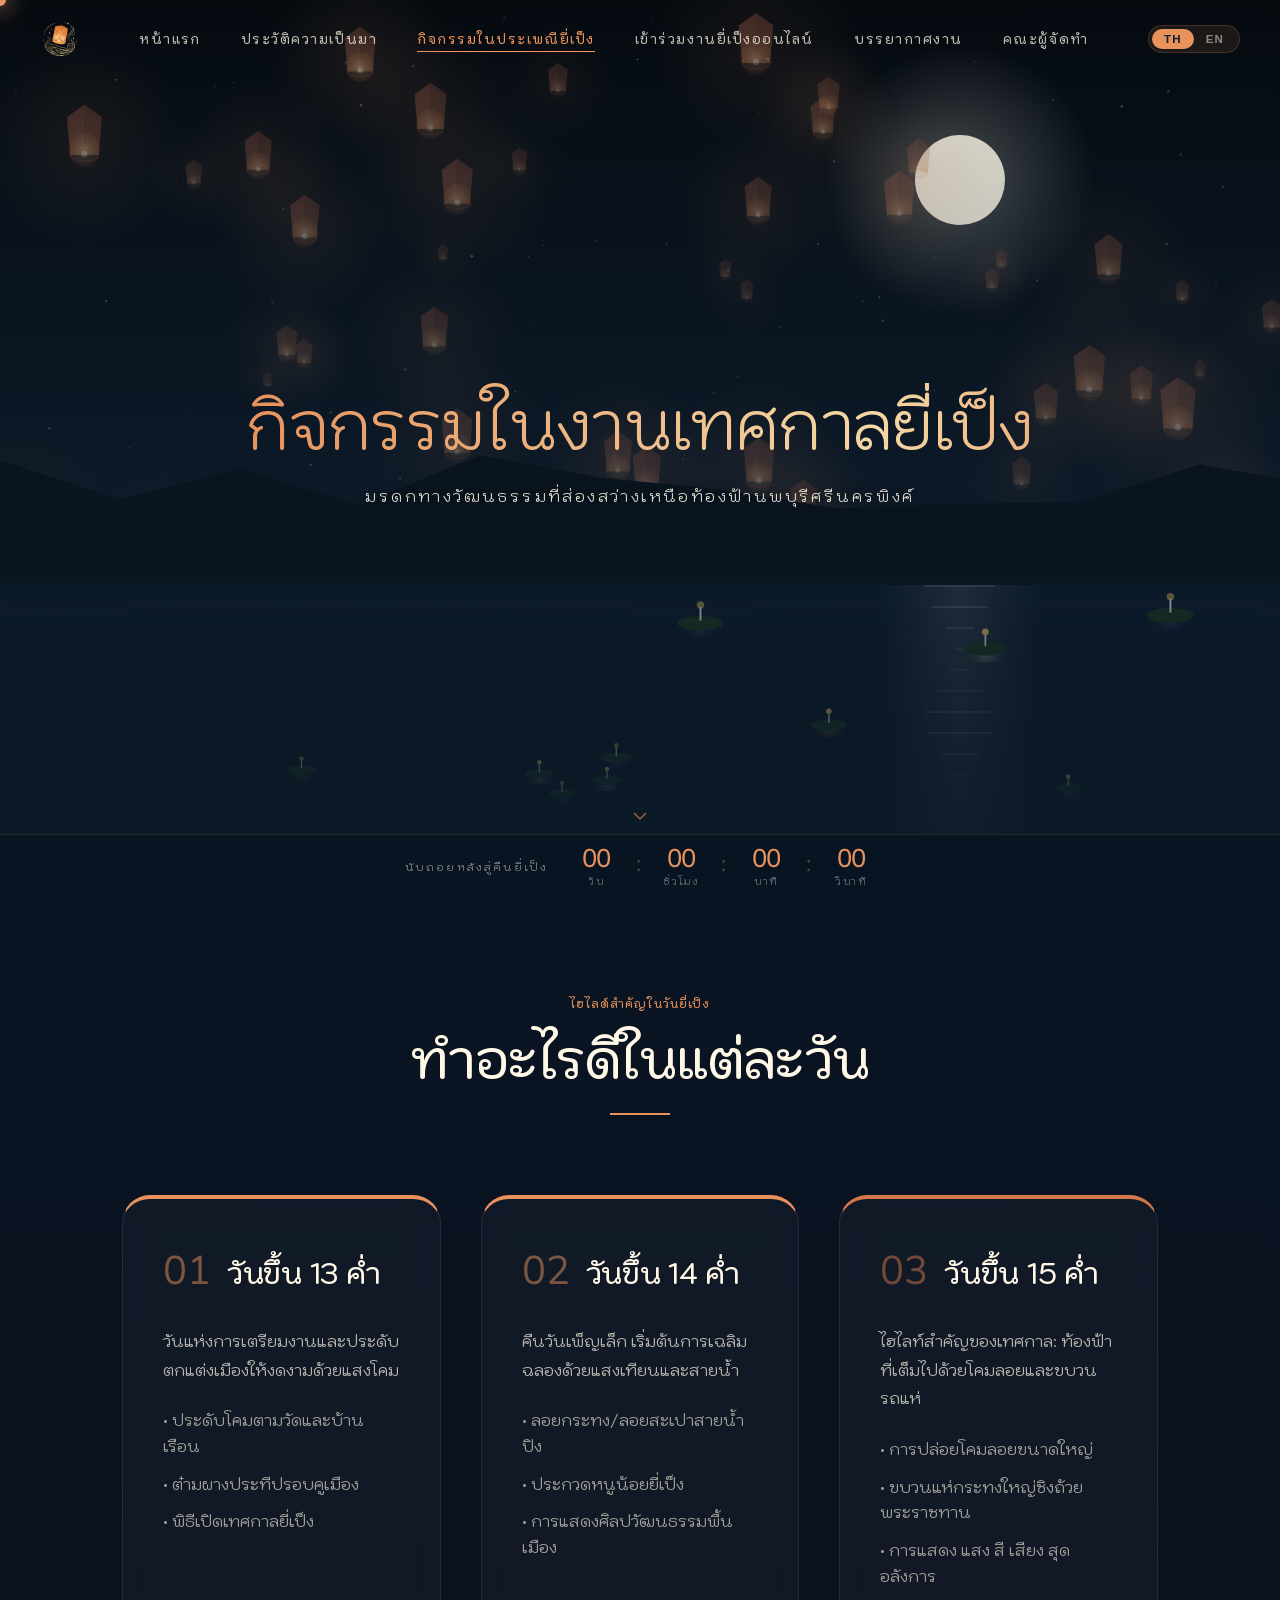
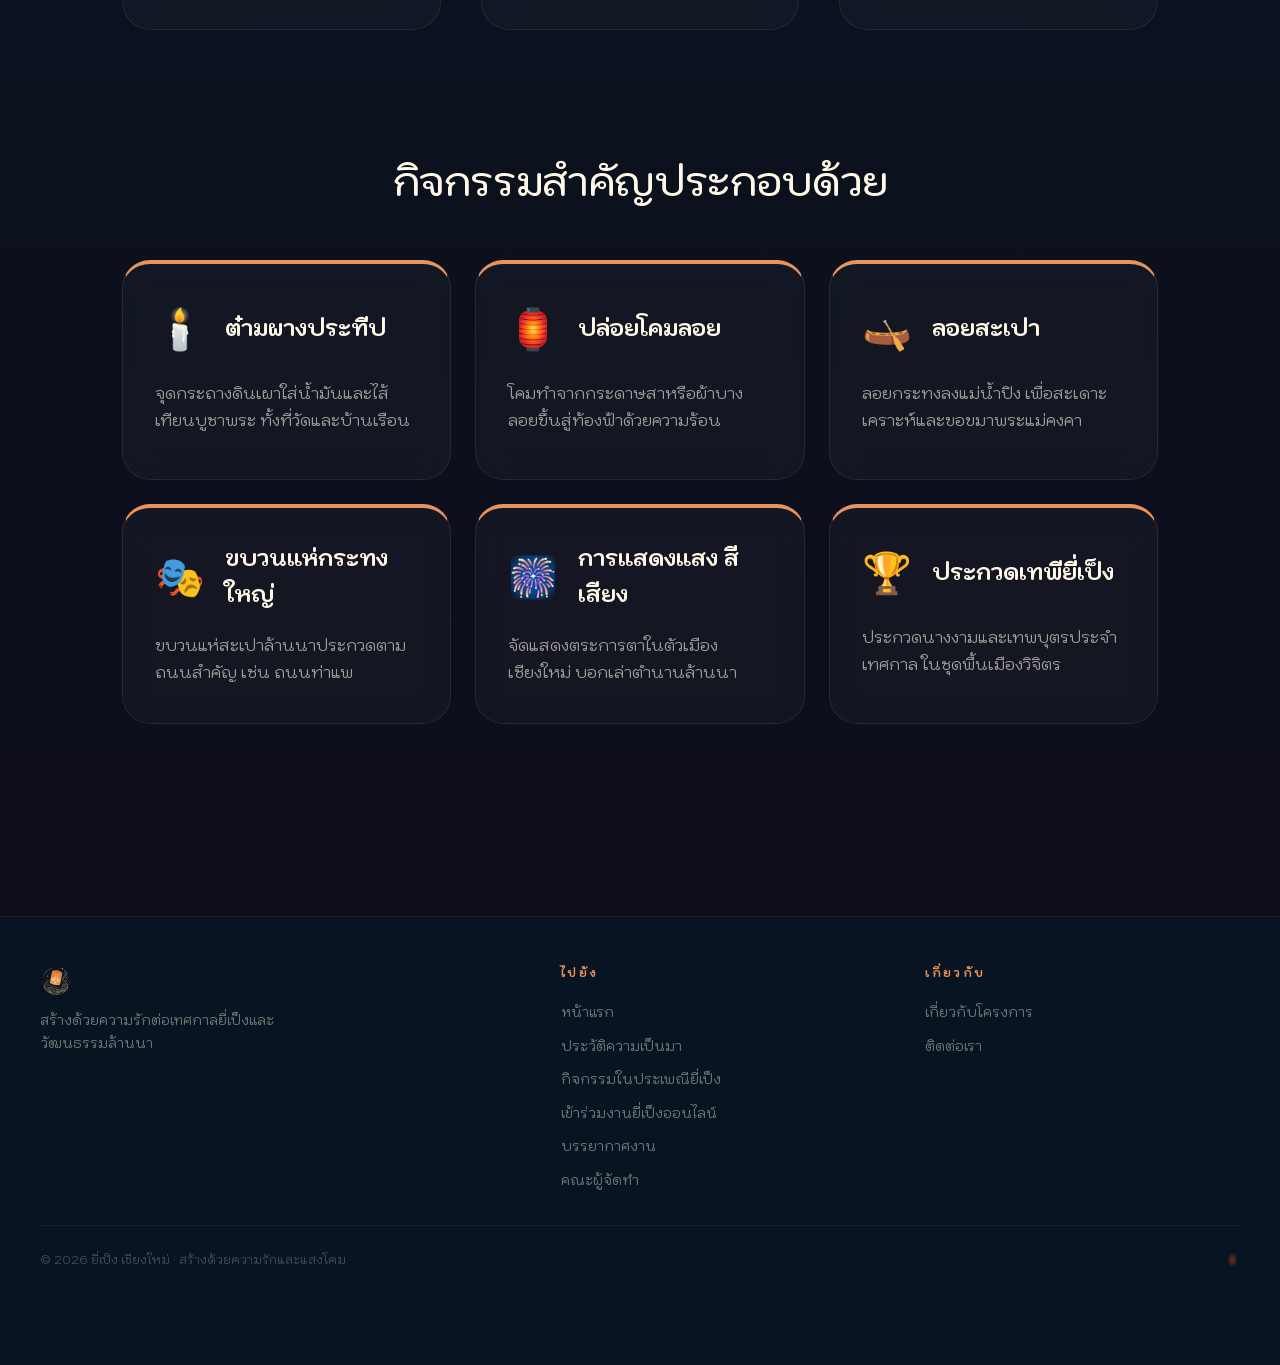
<file: lanterns.html>
<!DOCTYPE html>
<html lang="th">

<head>
  <meta charset="UTF-8">
  <meta name="viewport" content="width=device-width, initial-scale=1.0">
  <title data-i18n="lant_title">โคมลอยล้านนา | Lanterns — ยี่เป็ง เชียงใหม่</title>
  <link rel="preconnect" href="https://fonts.googleapis.com">
  <link rel="preconnect" href="https://fonts.gstatic.com" crossorigin>
  <link
    href="https://fonts.googleapis.com/css2?family=Kodchasan:ital,wght@0,200;0,300;0,400;0,500;0,600;0,700;1,200;1,300;1,400;1,500;1,600;1,700&family=Nunito:ital,wght@0,200..1000;1,200..1000&display=swap"
    rel="stylesheet">
  <link rel="stylesheet" href="css/main.css">
  <link rel="stylesheet" href="css/animations.css">
  <link rel="stylesheet" href="css/festival.css">
  <style>
    /* Interactive Activity Cards */
    .interactive-card {
      position: relative;
      border-radius: 20px;
      overflow: hidden;
      aspect-ratio: 16/10;
      cursor: pointer;
      border: 1px solid rgba(255, 248, 231, 0.1);
      box-shadow: 0 10px 30px rgba(0,0,0,0.3);
    }
    
    .interactive-card img {
      width: 100%;
      height: 100%;
      object-fit: cover;
      transition: transform 0.8s cubic-bezier(0.2, 1, 0.3, 1);
      filter: brightness(0.7);
    }
    
    .interactive-card:hover img {
      transform: scale(1.1);
      filter: brightness(0.5);
    }
    
    .card-overlay {
      position: absolute;
      inset: 0;
      padding: 2rem;
      display: flex;
      flex-direction: column;
      justify-content: flex-end;
      background: linear-gradient(to top, rgba(0,0,0,0.9) 0%, transparent 60%);
      transition: all 0.4s ease;
    }
    
    .interactive-card:hover .card-overlay {
      background: rgba(13, 27, 42, 0.4);
      backdrop-filter: blur(8px);
    }
    
    .card-info {
      transition: all 0.4s var(--ease-out);
    }
    
    .interactive-card:hover .card-info {
      transform: translateY(-20px);
    }
    
    .card-emoji {
      font-size: 2.5rem;
      display: block;
      margin-bottom: 1rem;
    }
    
    .card-info h3 {
      font-family: var(--font-display);
      color: #FFF8E7;
      font-size: 1.6rem;
      margin-bottom: 0.5rem;
    }
    
    .card-info p {
      color: rgba(255, 248, 231, 0.7);
      font-size: 0.95rem;
      line-height: 1.5;
    }
    
    .card-action {
      position: absolute;
      bottom: 2rem;
      left: 2rem;
      right: 2rem;
      opacity: 0;
      transform: translateY(20px);
      transition: all 0.4s cubic-bezier(0.2, 1, 0.3, 1);
    }
    
    .interactive-card:hover .card-action {
      opacity: 1;
      transform: translateY(0);
    }
    
    .card-action .btn {
      width: 100%;
      padding: 1rem;
      font-weight: 600;
      letter-spacing: 0.05em;
    }
  </style>
</head>

<body>
  <div id="cursor"></div>
  <div id="cursor-ring"></div>
  <canvas id="ambient-canvas" style="position:fixed;inset:0;pointer-events:none;z-index:0;opacity:.35;"></canvas>

  <nav id="navbar" class="scrolled">
    <a class="nav-logo" href="index.html">
      <img src="assets/images/YIPENG_logo.png" alt="ยี่เป็ง" style="height: 40px; width: auto; object-fit: contain;">
    </a>
    <ul class="nav-links">
      <li><a href="index.html" data-i18n="nav_home">หน้าแรก</a></li>
      <li><a href="festival.html" data-i18n="nav_festival">เทศกาล</a></li>
      <li><a href="lanterns.html" class="active" data-i18n="nav_lanterns">โคมลอย</a></li>
      <li><a href="traditions.html" data-i18n="nav_traditions">ประเพณี</a></li>

      <li><a href="gallery.html" data-i18n="nav_gallery">แกลเลอรี</a></li>
                    <li><a href="member.html" data-i18n="nav_members">คณะผู้จัดทำ</a></li>
    </ul>
    <div class="nav-right">
      <div class="lang-toggle">
        <button class="lang-btn" data-lang="th">TH</button>
        <button class="lang-btn" data-lang="en">EN</button>
      </div>
      <button class="nav-hamburger" id="hamburger"><span></span><span></span><span></span></button>
    </div>
  </nav>

  <main>
    <section id="sec-lanterns">
      <div class="hero-container">
        <canvas id="hero-canvas"
          style="position:absolute;inset:0;width:100%;height:100%;background:var(--night-sky);"></canvas>
        <div
          style="position:absolute;inset:0;background:linear-gradient(to bottom,rgba(13,27,42,0.1) 0%,rgba(13,27,42,0.4) 60%,rgba(13,27,42,1) 100%);">
        </div>
        <div class="text-content">
          <h1 class="reveal reveal-delay-1 animate-text-glow"
            style="font-size:clamp(2.5rem,5vw,6rem); font-weight:300; line-height:1.1; color:#FFF8E7; letter-spacing: -0.01em;">
            <span class="gold-shimmer"
              style="font-family:'Kodchasan', sans-serif !important;" data-i18n="lant_hero_h1">กิจกรรมในงานเทศกาลยี่เป็ง</span>
          </h1>
          <p class="reveal reveal-delay-2"
            style="color:rgba(255,248,231,1); margin-top:1.5rem; letter-spacing:.15em; font-weight:300; text-shadow:0 0 15px rgba(0,0,0,1); opacity: 0.9;" data-i18n="lant_hero_p">
            มรดกทางวัฒนธรรมที่ส่องสว่างเหนือท้องฟ้านพบุรีศรีนครพิงค์</p>
        </div>
        <div style="position:absolute;bottom:4rem;left:50%;transform:translateX(-50%);" class="anim-bounce">
          <svg width="24" height="24" viewBox="0 0 24 24" fill="none" stroke="rgba(232,146,92,0.6)" stroke-width="1.5">
            <polyline points="6 9 12 15 18 9" />
          </svg>
        </div>
      </div>

      <div style="background:linear-gradient(to bottom,var(--night-sky-2) 0%,#0e0e1a 100%);">
        <div style="max-width:1100px;margin:0 auto;padding:6rem 2rem;">
          
          <!-- Header -->
          <div class="reveal" style="text-align:center;margin-bottom:5rem;">
            <p class="eyebrow" style="margin-bottom:1rem;color:var(--lantern-gold);" data-i18n="lant_highlights_eyebrow">ไฮไลต์สำคัญในวันยี่เป็ง</p>
            <h2 style="font-family:var(--font-display);font-size:clamp(2rem,4vw,3.5rem);color:#FFF8E7;" data-i18n="lant_timeline_h2">ทำอะไรดีในแต่ละวัน</h2>
            <div style="width:60px;height:2px;background:var(--lantern-gold);margin:1.5rem auto;"></div>
          </div>

          <!-- 3-Day Timeline -->
          <div style="display:grid;grid-template-columns:repeat(auto-fit,minmax(300px,1fr));gap:2.5rem;margin-bottom:8rem;">
            <!-- Day 1 -->
            <div class="glass-card reveal" style="padding:2.5rem;border-top:4px solid var(--lantern-gold);">
              <div style="display:flex;align-items:baseline;gap:1rem;margin-bottom:1.5rem;">
                <span style="font-family:var(--font-display);font-size:2.5rem;color:var(--lantern-gold);opacity:0.5;">01</span>
                <h3 style="font-size:1.8rem;color:#FFF8E7;" data-i18n="lant_day1_title">วันขึ้น 13 ค่ำ</h3>
              </div>
              <p style="color:rgba(255,248,231,0.7);line-height:1.8;margin-bottom:1.5rem;" data-i18n="lant_day1_p">วันแห่งการเตรียมงานและประดับตกแต่งเมืองให้งดงามด้วยแสงโคม</p>
              <ul style="color:rgba(255,248,231,0.6);list-style:none;padding:0;">
                <li style="margin-bottom:0.75rem;" data-i18n="lant_day1_i1">• ประดับโคมตามวัดและบ้านเรือน</li>
                <li style="margin-bottom:0.75rem;" data-i18n="lant_day1_i2">• ต๋ามผางประทีปรอบคูเมือง</li>
                <li data-i18n="lant_day1_i3">• พิธีเปิดเทศกาลยี่เป็ง</li>
              </ul>
            </div>

            <!-- Day 2 -->
            <div class="glass-card reveal reveal-delay-1" style="padding:2.5rem;border-top:4px solid #E8925C;">
              <div style="display:flex;align-items:baseline;gap:1rem;margin-bottom:1.5rem;">
                <span style="font-family:var(--font-display);font-size:2.5rem;color:#E8925C;opacity:0.5;">02</span>
                <h3 style="font-size:1.8rem;color:#FFF8E7;" data-i18n="lant_day2_title">วันขึ้น 14 ค่ำ</h3>
              </div>
              <p style="color:rgba(255,248,231,0.7);line-height:1.8;margin-bottom:1.5rem;" data-i18n="lant_day2_p">คืนวันเพ็ญเล็ก เริ่มต้นการเฉลิมฉลองด้วยแสงเทียนและสายน้ำ</p>
              <ul style="color:rgba(255,248,231,0.6);list-style:none;padding:0;">
                <li style="margin-bottom:0.75rem;" data-i18n="lant_day2_i1">• ลอยกระทง/ลอยสะเปาสายน้ำปิง</li>
                <li style="margin-bottom:0.75rem;" data-i18n="lant_day2_i2">• ประกวดหนูน้อยยี่เป็ง</li>
                <li data-i18n="lant_day2_i3">• การแสดงศิลปวัฒนธรรมพื้นเมือง</li>
              </ul>
            </div>

            <!-- Day 3 -->
            <div class="glass-card reveal reveal-delay-2" style="padding:2.5rem;border-top:4px solid #D4784A;">
              <div style="display:flex;align-items:baseline;gap:1rem;margin-bottom:1.5rem;">
                <span style="font-family:var(--font-display);font-size:2.5rem;color:#D4784A;opacity:0.5;">03</span>
                <h3 style="font-size:1.8rem;color:#FFF8E7;" data-i18n="lant_day3_title">วันขึ้น 15 ค่ำ</h3>
              </div>
              <p style="color:rgba(255,248,231,0.7);line-height:1.8;margin-bottom:1.5rem;" data-i18n="lant_day3_p">ไฮไลท์สำคัญของเทศกาล: ท้องฟ้าที่เต็มไปด้วยโคมลอยและขบวนรถแห่</p>
              <ul style="color:rgba(255,248,231,0.6);list-style:none;padding:0;">
                <li style="margin-bottom:0.75rem;" data-i18n="lant_day3_i1">• การปล่อยโคมลอยขนาดใหญ่</li>
                <li style="margin-bottom:0.75rem;" data-i18n="lant_day3_i2">• ขบวนแห่กระทงใหญ่ชิงถ้วยพระราชทาน</li>
                <li data-i18n="lant_day3_i3">• การแสดง แสง สี เสียง สุดอลังการ</li>
              </ul>
            </div>
          </div>



          <!-- Key Activities Grid (Reverted & Simplified) -->
          <div class="reveal" style="margin-bottom:6rem;">
            <h2 style="font-family:var(--font-display);font-size:2.5rem;color:#FFF8E7;text-align:center;margin-bottom:3.5rem;" data-i18n="lant_act_h2">กิจกรรมสำคัญประกอบด้วย</h2>
            
            <div style="display:grid;grid-template-columns:repeat(auto-fit,minmax(320px,1fr));gap:1.5rem;">
              
              <!-- 1. ต๋ามผางประทีป (Game) -->
              <div class="glass-card reveal" style="padding:2rem; min-height: 220px; display: flex; flex-direction: column; border-top: 4px solid var(--lantern-gold);">
                <div style="display:flex;gap:1.25rem;align-items:center;margin-bottom:1.25rem;">
                  <span style="font-size:2.5rem;">🕯️</span>
                  <h4 style="color:#FFF8E7;margin:0;font-size:1.4rem;" data-i18n="lant_act1_h">ต๋ามผางประทีป</h4>
                </div>
                <p style="color:rgba(255,248,231,0.6);line-height:1.7;" data-i18n="lant_act1_p">จุดกระถางดินเผาใส่น้ำมันและไส้เทียนบูชาพระ ทั้งที่วัดและบ้านเรือน</p>
              </div>

              <!-- 2. ปล่อยโคมลอย (Game) -->
              <div class="glass-card reveal reveal-delay-1" style="padding:2rem; min-height: 220px; display: flex; flex-direction: column; border-top: 4px solid var(--lantern-gold);">
                <div style="display:flex;gap:1.25rem;align-items:center;margin-bottom:1.25rem;">
                  <span style="font-size:2.5rem;">🏮</span>
                  <h4 style="color:#FFF8E7;margin:0;font-size:1.4rem;" data-i18n="lant_act2_h">ปล่อยโคมลอย</h4>
                </div>
                <p style="color:rgba(255,248,231,0.6);line-height:1.7;" data-i18n="lant_act2_p">โคมทำจากกระดาษสาหรือผ้าบาง ลอยขึ้นสู่ท้องฟ้าด้วยความร้อน</p>
              </div>

              <!-- 3. ลอยสะเปา (Game) -->
              <div class="glass-card reveal reveal-delay-2" style="padding:2rem; min-height: 220px; display: flex; flex-direction: column; border-top: 4px solid var(--lantern-gold);">
                <div style="display:flex;gap:1.25rem;align-items:center;margin-bottom:1.25rem;">
                  <span style="font-size:2.5rem;">🛶</span>
                  <h4 style="color:#FFF8E7;margin:0;font-size:1.4rem;" data-i18n="lant_act3_h">ลอยสะเปา</h4>
                </div>
                <p style="color:rgba(255,248,231,0.6);line-height:1.7;" data-i18n="lant_act3_p">ลอยกระทงลงแม่น้ำปิง เพื่อสะเดาะเคราะห์และขอขมาพระแม่คงคา</p>
              </div>

              <!-- 4. ขบวนแห่กระทงใหญ่ -->
              <div class="glass-card reveal" style="padding:2rem; min-height: 220px; display: flex; flex-direction: column; border-top: 4px solid #E8925C;">
                <div style="display:flex;gap:1.25rem;align-items:center;margin-bottom:1.25rem;">
                  <span style="font-size:2.5rem;">🎭</span>
                  <h4 style="color:#FFF8E7;margin:0;font-size:1.4rem;" data-i18n="lant_act4_h">ขบวนแห่กระทงใหญ่</h4>
                </div>
                <p style="color:rgba(255,248,231,0.6);line-height:1.7;" data-i18n="lant_act4_p">ขบวนแห่สะเปาล้านนาประกวดตามถนนสำคัญ เช่น ถนนท่าแพ</p>
              </div>

              <!-- 5. การแสดงแสง สี เสียง -->
              <div class="glass-card reveal reveal-delay-1" style="padding:2rem; min-height: 220px; display: flex; flex-direction: column; border-top: 4px solid #E8925C;">
                <div style="display:flex;gap:1.25rem;align-items:center;margin-bottom:1.25rem;">
                  <span style="font-size:2.5rem;">🎆</span>
                  <h4 style="color:#FFF8E7;margin:0;font-size:1.4rem;" data-i18n="lant_act5_h">การแสดงแสง สี เสียง</h4>
                </div>
                <p style="color:rgba(255,248,231,0.6);line-height:1.7;" data-i18n="lant_act5_p">จัดแสดงตระการตาในตัวเมืองเชียงใหม่ บอกเล่าตำนานล้านนา</p>
              </div>

              <!-- 6. ประกวดเทพียี่เป็ง -->
              <div class="glass-card reveal reveal-delay-2" style="padding:2rem; min-height: 220px; display: flex; flex-direction: column; border-top: 4px solid #E8925C;">
                <div style="display:flex;gap:1.25rem;align-items:center;margin-bottom:1.25rem;">
                  <span style="font-size:2.5rem;">🏆</span>
                  <h4 style="color:#FFF8E7;margin:0;font-size:1.4rem;" data-i18n="lant_act6_h">ประกวดเทพียี่เป็ง</h4>
                </div>
                <p style="color:rgba(255,248,231,0.6);line-height:1.7;" data-i18n="lant_act6_p">ประกวดนางงามและเทพบุตรประจำเทศกาล ในชุดพื้นเมืองวิจิตร</p>
              </div>

            </div>
          </div>



        </div>
      </div>
      </div>
    </section>
  </main>

  <div id="countdown-bar">
    <span class="countdown-label" data-i18n="countdown_label">นับถอยหลังสู่คืนยี่เป็ง</span>
    <div class="countdown-units">
      <div class="countdown-unit"><span class="countdown-num" id="cd-days">--</span><span class="countdown-sub"
          data-i18n="cd_days">วัน</span></div>
      <span class="countdown-sep">:</span>
      <div class="countdown-unit"><span class="countdown-num" id="cd-hours">--</span><span class="countdown-sub"
          data-i18n="cd_hours">ชั่วโมง</span></div>
      <span class="countdown-sep">:</span>
      <div class="countdown-unit"><span class="countdown-num" id="cd-mins">--</span><span class="countdown-sub"
          data-i18n="cd_mins">นาที</span></div>
      <span class="countdown-sep">:</span>
      <div class="countdown-unit"><span class="countdown-num" id="cd-secs">--</span><span class="countdown-sub"
          data-i18n="cd_secs">วินาที</span></div>
    </div>
  </div>

  <footer>
    <div class="footer-inner">
      <div class="footer-brand">
        <div style="display:flex;align-items:center;gap:.6rem;margin-bottom:.75rem;">
          <img src="assets/images/YIPENG_logo.png" alt="ยี่เป็ง" style="height: 32px; width: auto; object-fit: contain;">
        </div>
        <p data-i18n="footer_tagline">สร้างด้วยความรักต่อเทศกาลยี่เป็งและวัฒนธรรมล้านนา</p>
      </div>
      <div class="footer-col">
        <h4 data-i18n="footer_nav_h">ไปยัง</h4>
        <ul>
          <li><a href="index.html" data-i18n="nav_home">หน้าแรก</a></li>
          <li><a href="festival.html" data-i18n="nav_festival">เทศกาล</a></li>
          <li><a href="lanterns.html" data-i18n="nav_lanterns">โคมลอย</a></li>
          <li><a href="traditions.html" data-i18n="nav_traditions">ประเพณี</a></li>

          <li><a href="gallery.html" data-i18n="nav_gallery">แกลเลอรี</a></li>
          <li><a href="member.html" data-i18n="nav_members">คณะผู้จัดทำ</a></li>
        </ul>
      </div>
      <div class="footer-col">
        <h4 data-i18n="footer_info_h">เกี่ยวกับ</h4>
        <ul>
          <li><a href="member.html" data-i18n="footer_info1">เกี่ยวกับโครงการ</a></li>
          <li><a href="member.html" data-i18n="footer_info2">ติดต่อเรา</a></li>
        </ul>
      </div>
    </div>
    <div class="footer-bottom">
      <span data-i18n="footer_copy">© 2026 ยี่เป็ง เชียงใหม่ · สร้างด้วยความรักและแสงโคม</span>
      <span>🏮</span>
    </div>
  </footer>

  <script src="js/i18n.js"></script>
  <script src="js/app.js"></script>
  <script src="js/lanterns-hero.js"></script>
  <script>
    document.addEventListener('DOMContentLoaded', () => {
      window.initDIY?.();
      window.initReveal?.();
      

    });
  </script>
</body>

</html>
</file>
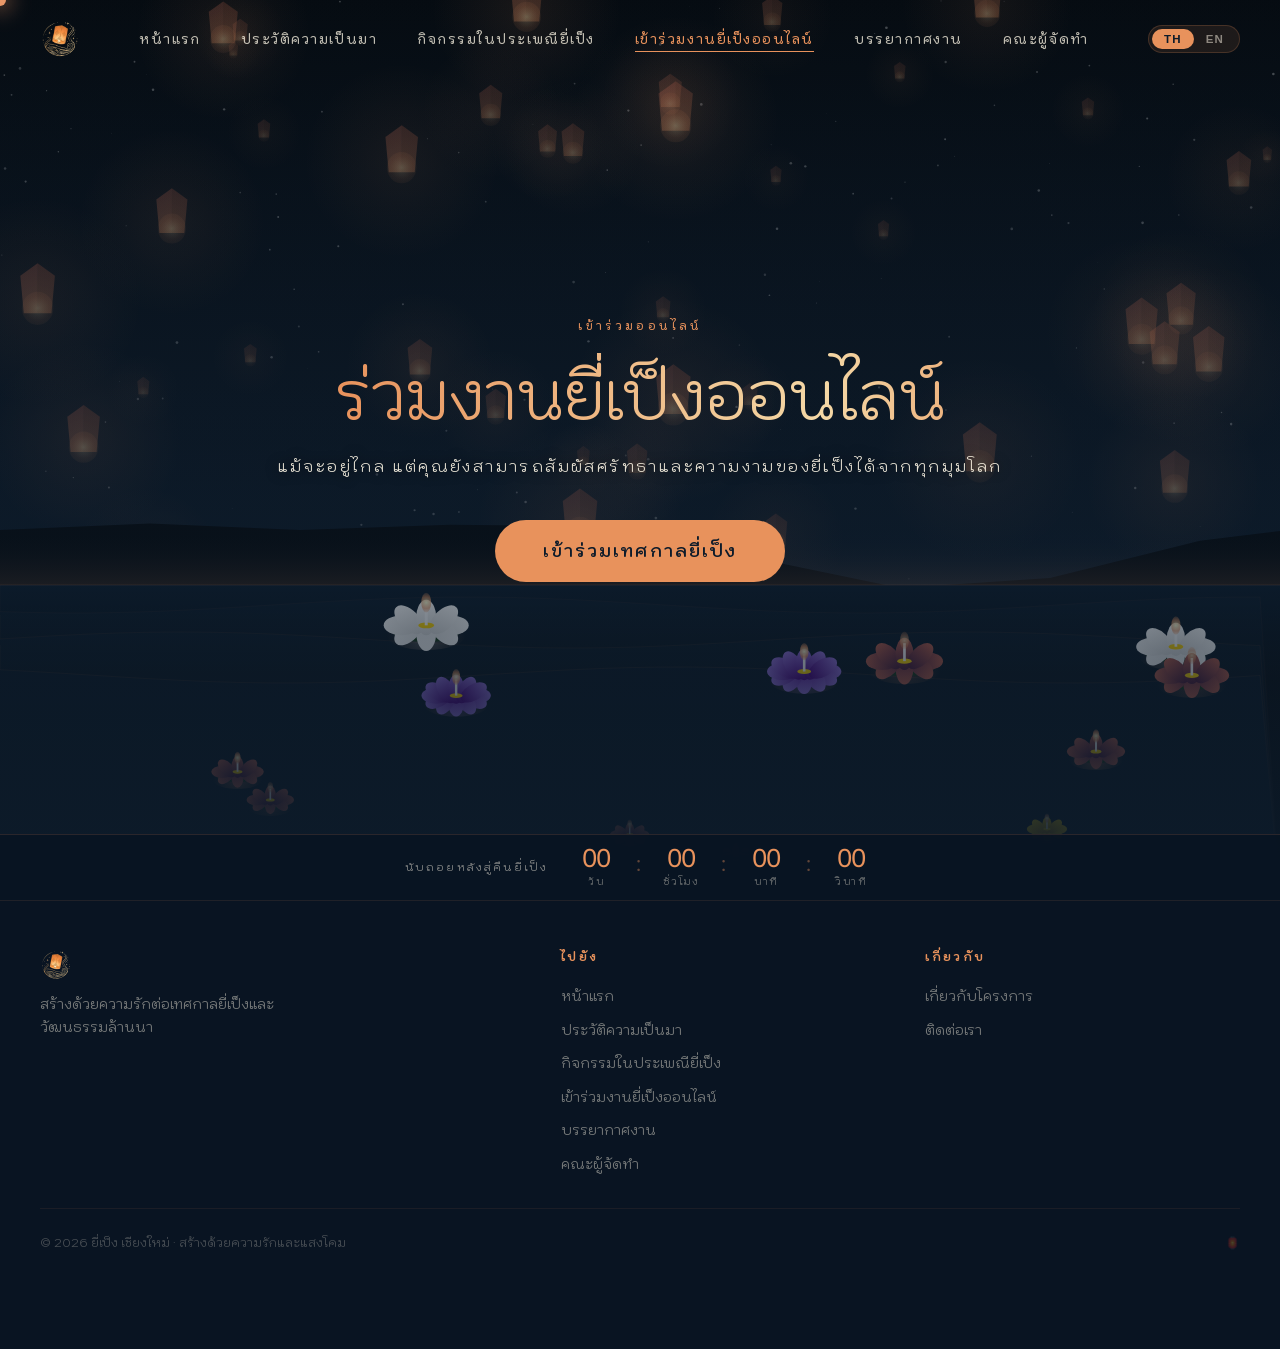
<file: traditions.html>
<!DOCTYPE html>
<html lang="th">

<head>
  <meta charset="UTF-8">
  <meta name="viewport" content="width=device-width, initial-scale=1.0">
  <title>ประเพณีล้านนา | Traditions — ยี่เป็ง เชียงใหม่</title>
  <link rel="preconnect" href="https://fonts.googleapis.com">
  <link rel="preconnect" href="https://fonts.gstatic.com" crossorigin>
  <link
    href="https://fonts.googleapis.com/css2?family=Kodchasan:ital,wght@0,200;0,300;0,400;0,500;0,600;0,700;1,200;1,300;1,400;1,500;1,600;1,700&family=Nunito:ital,wght@0,200..1000;1,200..1000&display=swap"
    rel="stylesheet">
  <link rel="stylesheet" href="css/main.css">
  <link rel="stylesheet" href="css/animations.css">
  <link rel="stylesheet" href="css/festival.css">
</head>

<body>
  <div id="cursor"></div>
  <div id="cursor-ring"></div>
  <canvas id="ambient-canvas" style="position:fixed;inset:0;pointer-events:none;z-index:0;opacity:.35;"></canvas>

  <nav id="navbar" class="scrolled">
    <a class="nav-logo" href="index.html">
      <img src="assets/images/YIPENG_logo.png" alt="ยี่เป็ง" style="height: 40px; width: auto; object-fit: contain;">
    </a>
    <ul class="nav-links">
      <li><a href="index.html" data-i18n="nav_home">หน้าแรก</a></li>
      <li><a href="festival.html" data-i18n="nav_festival">เทศกาล</a></li>
      <li><a href="lanterns.html" data-i18n="nav_lanterns">โคมลอย</a></li>
      <li><a href="traditions.html" class="active" data-i18n="nav_traditions">ประเพณี</a></li>

      <li><a href="gallery.html" data-i18n="nav_gallery">แกลเลอรี</a></li>
      <li><a href="member.html" data-i18n="nav_members">คณะผู้จัดทำ</a></li>
    </ul>
    <div class="nav-right">
      <div class="lang-toggle"><button class="lang-btn" data-lang="th">TH</button><button class="lang-btn"
          data-lang="en">EN</button></div><button class="nav-hamburger"
        id="hamburger"><span></span><span></span><span></span></button>
    </div>
  </nav>

  <main>
    <section id="sec-traditions">
      <div class="hero-container">
        <canvas id="hero-canvas"
          style="position:absolute;inset:0;width:100%;height:100%;background:var(--night-sky);"></canvas>
        <div
          style="position:absolute;inset:0;background:linear-gradient(to bottom,rgba(13,27,42,0.1) 0%,rgba(13,27,42,0.4) 60%,rgba(13,27,42,1) 100%);">
        </div>
        <div class="text-content">
          <p class="eyebrow reveal" data-i18n="trad_eyebrow"
            style="color:var(--lantern-gold); letter-spacing:.3em; margin-bottom:1.5rem;">TRADITIONS & SPIRIT</p>
          <h1 class="reveal reveal-delay-1 animate-text-glow"
            style="font-size:clamp(2.5rem,5vw,6rem); font-weight:300; line-height:1.1; color:#FFF8E7; letter-spacing: -0.01em;">
            <span class="gold-shimmer" style="font-family:'Kodchasan', sans-serif !important;"
              data-i18n="trad_h2">จิตวิญญาณล้านนา</span>
          </h1>
          <p class="reveal reveal-delay-2"
            style="color:rgba(255,248,231,1); margin-top:1.5rem; letter-spacing:.15em; font-weight:300; text-shadow:0 0 15px rgba(0,0,0,1); opacity: 0.9;"
            data-i18n="trad_sub">ประเพณีและความเชื่อที่สืบทอดกันมา</p>
          <div class="reveal reveal-delay-3" style="margin-top:2.5rem;">
            <a href="game.html" class="btn btn-primary cta-button"
              style="padding: 1.1rem 3rem; font-size: 1.05rem; border-radius: 50px; display: inline-flex; align-items: center; gap: 0.8rem;"
              data-i18n="trad_act_btn">
              เข้าร่วมเทศกาลยี่เป็ง
              <svg width="18" height="18" viewBox="0 0 24 24" fill="none" stroke="currentColor" stroke-width="2"
                stroke-linecap="round" stroke-linejoin="round">
                <line x1="5" y1="12" x2="19" y2="12"></line>
                <polyline points="12 5 19 12 12 19"></polyline>
              </svg>
            </a>
          </div>
        </div>
        <!-- <div style="position:absolute;bottom:4rem;left:50%;transform:translateX(-50%);" class="anim-bounce">
          <svg width="24" height="24" viewBox="0 0 24 24" fill="none" stroke="rgba(232,146,92,0.6)" stroke-width="1.5">
            <polyline points="6 9 12 15 18 9" />
          </svg>
        </div> -->
      </div>

      <!-- Content moved to festival.html -->



      <style>
        .activity-card:hover {
          transform: translateY(-10px);
          border-color: var(--lantern-gold) !important;
          background: rgba(232, 146, 92, 0.08) !important;
          box-shadow: 0 20px 40px rgba(0, 0, 0, 0.3);
        }

        .cta-button:hover {
          transform: translateY(-3px) scale(1.05);
          box-shadow: 0 15px 40px rgba(232, 146, 92, 0.5);
          filter: brightness(1.1);
        }
      </style>

    </section>
  </main>

  <div id="countdown-bar">
    <span class="countdown-label" data-i18n="countdown_label">นับถอยหลังสู่คืนยี่เป็ง</span>
    <div class="countdown-units">
      <div class="countdown-unit"><span class="countdown-num" id="cd-days">--</span><span class="countdown-sub"
          data-i18n="cd_days">วัน</span></div>
      <span class="countdown-sep">:</span>
      <div class="countdown-unit"><span class="countdown-num" id="cd-hours">--</span><span class="countdown-sub"
          data-i18n="cd_hours">ชั่วโมง</span></div>
      <span class="countdown-sep">:</span>
      <div class="countdown-unit"><span class="countdown-num" id="cd-mins">--</span><span class="countdown-sub"
          data-i18n="cd_mins">นาที</span></div>
      <span class="countdown-sep">:</span>
      <div class="countdown-unit"><span class="countdown-num" id="cd-secs">--</span><span class="countdown-sub"
          data-i18n="cd_secs">วินาที</span></div>
    </div>
  </div>

  <footer>
    <div class="footer-inner">
      <div class="footer-brand">
        <div style="display:flex;align-items:center;gap:.6rem;margin-bottom:.75rem;">
          <img src="assets/images/YIPENG_logo.png" alt="ยี่เป็ง"
            style="height: 32px; width: auto; object-fit: contain;">
        </div>
        <p data-i18n="footer_tagline">สร้างด้วยความรักต่อเทศกาลยี่เป็งและวัฒนธรรมล้านนา</p>
      </div>
      <div class="footer-col">
        <h4 data-i18n="footer_nav_h">ไปยัง</h4>
        <ul>
          <li><a href="index.html" data-i18n="nav_home">หน้าแรก</a></li>
          <li><a href="festival.html" data-i18n="nav_festival">เทศกาล</a></li>
          <li><a href="lanterns.html" data-i18n="nav_lanterns">โคมลอย</a></li>
          <li><a href="traditions.html" data-i18n="nav_traditions">ประเพณี</a></li>

          <li><a href="gallery.html" data-i18n="nav_gallery">แกลเลอรี</a></li>
          <li><a href="member.html" data-i18n="nav_members">คณะผู้จัดทำ</a></li>
        </ul>
      </div>
      <div class="footer-col">
        <h4 data-i18n="footer_info_h">เกี่ยวกับ</h4>
        <ul>
          <li><a href="member.html" data-i18n="footer_info1">เกี่ยวกับโครงการ</a></li>
          <li><a href="member.html" data-i18n="footer_info2">ติดต่อเรา</a></li>
        </ul>
      </div>
    </div>
    <div class="footer-bottom">
      <span data-i18n="footer_copy">© 2026 ยี่เป็ง เชียงใหม่ · สร้างด้วยความรักและแสงโคม</span>
      <span>🏮</span>
    </div>
  </footer>

  <script src="js/i18n.js"></script>
  <script src="js/app.js"></script>
  <script src="js/traditions-hero.js"></script>
  <script>document.addEventListener('DOMContentLoaded', () => window.initReveal?.());</script>
</body>

</html>
</file>
<file: css/main.css>
/* =====================================================
   YI PENG FESTIVAL — MAIN CSS
   Design System, Tokens, Global Styles
   ===================================================== */

@import url('https://fonts.googleapis.com/css2?family=Kodchasan:ital,wght@0,200;0,300;0,400;0,500;0,600;0,700;1,200;1,300;1,400;1,500;1,600;1,700&family=Nunito:ital,wght@0,200..1000;1,200..1000&display=swap');

/* ─── CSS TOKENS ──────────────────────────────────── */
:root {
  /* Primary Colors — สีหลัก */
  --night-sky:      #0D1B2A;   /* Deep Indigo Night */
  --night-sky-2:    #091422;   /* deeper variant */
  --night-sky-3:    #0b1a27;   /* mid variant */
  --lantern-gold:   #E8925C;   /* Warm Flame */
  --lantern-gold-2: #F0A875;   /* Warm Flame lighter */
  --lantern-glow:   #D4784A;   /* Warm Flame deeper */
  --warm-paper:     #F4D8A6;   /* Paper Glow */

  /* Accent Colors — สีเสริม */
  --temple-red:     #B85C4A;   /* Terracotta Clay */
  --mountain-night: #1E4D3B;   /* Forest Shadow */
  --moonlight:      #FFF8E7;   /* Moonlit Cream */

  /* Supporting Colors — สีรอง */
  --golden-bamboo:  #D4A574;   /* Golden Bamboo — borders, dividers */
  --mist-blue:      #5D7A8C;   /* Mist Blue — neutral elements */
  --rich-tamarind:  #2A1810;   /* Rich Tamarind — text on light bg, footer */

  /* Legacy aliases (kept for compatibility) */
  --deep-indigo:    #0D1B2A;
  --midnight-blue:  #0D1B2A;

  /* Glass */
  --glass-bg:       rgba(232, 146, 92, 0.07);
  --glass-border:   rgba(232, 146, 92, 0.2);
  --glass-bg-dark:  rgba(9, 20, 34, 0.6);

  /* Typography */
  --font-display:   'Nunito', 'Kodchasan', sans-serif;
  --font-th:        'Kodchasan', sans-serif;
  --font-ui-en:     'Nunito', sans-serif;
  --font-ui-th:     'Kodchasan', sans-serif;

  /* Spacing */
  --spacing-xs:  0.5rem;
  --spacing-sm:  1rem;
  --spacing-md:  2rem;
  --spacing-lg:  4rem;
  --spacing-xl:  8rem;

  /* Transitions */
  --ease-smooth:  cubic-bezier(0.25, 0.46, 0.45, 0.94);
  --ease-bounce:  cubic-bezier(0.34, 1.56, 0.64, 1);
  --ease-out:     cubic-bezier(0.16, 1, 0.3, 1);

  /* Z-index layers */
  --z-bg:       -1;
  --z-base:      1;
  --z-content:   10;
  --z-nav:       100;
  --z-overlay:   200;
  --z-modal:     300;
  --z-intro:     500;
}

/* ─── RESET & BASE ────────────────────────────────── */
*, *::before, *::after {
  box-sizing: border-box;
  margin: 0;
  padding: 0;
}

html {
  scroll-behavior: smooth;
  font-size: 16px;
  overflow-x: hidden;
}

body {
  background: var(--night-sky-2);
  color: var(--moonlight);
  font-family: var(--font-ui-en);
  line-height: 1.6;
  overflow-x: hidden;
  cursor: none;
}

body.lang-th {
  font-family: var(--font-ui-th);
}

/* ─── CUSTOM CURSOR ───────────────────────────────── */
#cursor {
  position: fixed;
  width: 12px;
  height: 12px;
  background: var(--lantern-gold);
  border-radius: 50%;
  pointer-events: none;
  z-index: 9999;
  transform: translate(-50%, -50%);
  transition: width 0.2s, height 0.2s, opacity 0.2s;
  mix-blend-mode: screen;
  box-shadow: 0 0 20px 6px rgba(232,146,92,0.4);
}

#cursor-ring {
  position: fixed;
  width: 36px;
  height: 36px;
  border: 1.5px solid rgba(232, 146, 92, 0.5);
  border-radius: 50%;
  pointer-events: none;
  z-index: 9998;
  transform: translate(-50%, -50%);
  transition: transform 0.12s var(--ease-smooth), width 0.3s, height 0.3s;
}

body:hover #cursor { opacity: 1; }

/* ─── SCROLLBAR ───────────────────────────────────── */
::-webkit-scrollbar { width: 4px; }
::-webkit-scrollbar-track { background: var(--night-sky-2); }
::-webkit-scrollbar-thumb {
  background: var(--lantern-gold);
  border-radius: 2px;
}

/* ─── TYPOGRAPHY ──────────────────────────────────── */
h1, h2, h3 {
  font-family: var(--font-display);
  font-weight: 500;
  line-height: 1.15;
  letter-spacing: -0.01em;
}

.lang-th h1, .lang-th h2, .lang-th h3 {
  font-family: var(--font-th) !important;
}

.display-xl {
  font-size: clamp(3.5rem, 8vw, 9rem);
  font-family: var(--font-display);
  font-weight: 300;
  line-height: 1;
  letter-spacing: -0.02em;
}

.display-lg {
  font-size: clamp(2.5rem, 5vw, 6rem);
  font-family: var(--font-display);
  font-weight: 400;
}

.display-md {
  font-size: clamp(1.8rem, 3.5vw, 3.5rem);
  font-family: var(--font-display);
}

.eyebrow {
  font-size: 0.7rem;
  letter-spacing: 0.25em;
  text-transform: uppercase;
  color: var(--lantern-gold);
  font-weight: 500;
}

.lang-th .eyebrow {
  font-family: var(--font-ui-th);
  letter-spacing: 0.1em;
}

/* ─── NAVIGATION ──────────────────────────────────── */
#navbar {
  position: fixed;
  top: 0;
  left: 0;
  right: 0;
  z-index: var(--z-nav);
  padding: 1.2rem 2.5rem;
  display: flex;
  align-items: center;
  justify-content: space-between;
  transition: background 0.5s var(--ease-smooth), padding 0.3s;
}

#navbar.scrolled {
  background: rgba(9, 20, 34, 0.85);
  backdrop-filter: blur(20px);
  -webkit-backdrop-filter: blur(20px);
  border-bottom: 1px solid rgba(232,146,92,0.12);
  padding: 0.9rem 2.5rem;
}

.nav-logo {
  display: flex;
  align-items: center;
  gap: 0.75rem;
  text-decoration: none;
  color: var(--moonlight);
}

.nav-logo-icon {
  width: 36px;
  height: 36px;
}

.nav-logo-text {
  font-family: var(--font-display);
  font-size: 1.1rem;
  font-weight: 500;
  letter-spacing: 0.05em;
}

.nav-links {
  display: flex;
  align-items: center;
  gap: 2.5rem;
  list-style: none;
}

.nav-links a {
  text-decoration: none;
  color: rgba(255, 248, 231, 0.75);
  font-size: 0.8rem;
  letter-spacing: 0.12em;
  text-transform: uppercase;
  font-weight: 500;
  transition: color 0.3s;
  position: relative;
}

.nav-links a::after {
  content: '';
  position: absolute;
  bottom: -4px;
  left: 0;
  width: 0;
  height: 1px;
  background: var(--lantern-gold);
  transition: width 0.3s var(--ease-smooth);
}

.nav-links a:hover { color: var(--lantern-gold); }
.nav-links a:hover::after, .nav-links a.active::after { width: 100%; }
.nav-links a.active { color: var(--lantern-gold); }

.nav-right {
  display: flex;
  align-items: center;
  gap: 1.5rem;
}

/* Language Toggle */
.lang-toggle {
  display: flex;
  align-items: center;
  gap: 0;
  background: rgba(232,146,92,0.1);
  border: 1px solid rgba(232,146,92,0.2);
  border-radius: 20px;
  padding: 3px;
  cursor: pointer;
}

.lang-btn {
  padding: 0.25rem 0.75rem;
  border-radius: 16px;
  font-size: 0.72rem;
  font-weight: 600;
  letter-spacing: 0.1em;
  border: none;
  background: transparent;
  color: rgba(255,248,231,0.5);
  cursor: pointer;
  transition: all 0.3s;
}

.lang-btn.active {
  background: var(--lantern-gold);
  color: var(--night-sky);
}

/* Hamburger */
.nav-hamburger {
  display: none;
  flex-direction: column;
  gap: 5px;
  cursor: pointer;
  padding: 4px;
  background: none;
  border: none;
}

.nav-hamburger span {
  display: block;
  width: 22px;
  height: 1.5px;
  background: var(--moonlight);
  transition: all 0.3s;
}

/* Mobile nav */
.nav-mobile {
  display: none;
  position: fixed;
  top: 0;
  right: -100%;
  width: min(320px, 85vw);
  height: 100vh;
  background: rgba(9, 20, 34, 0.97);
  backdrop-filter: blur(30px);
  z-index: var(--z-modal);
  padding: 5rem 2rem 2rem;
  transition: right 0.4s var(--ease-smooth);
  border-left: 1px solid rgba(232,146,92,0.12);
}

.nav-mobile.open { right: 0; }
.nav-mobile-links { list-style: none; display: flex; flex-direction: column; gap: 0; }
.nav-mobile-links li { border-bottom: 1px solid rgba(232,146,92,0.08); }
.nav-mobile-links a {
  display: block;
  padding: 1.1rem 0;
  color: var(--moonlight);
  text-decoration: none;
  font-size: 1.1rem;
  font-family: var(--font-display);
  transition: color 0.3s, padding-left 0.3s;
}
.nav-mobile-links a:hover { color: var(--lantern-gold); padding-left: 0.5rem; }

/* ─── SECTION CONTAINERS ─────────────────────────── */
.section {
  display: none;
  min-height: 100vh;
}

.section.active { display: block; }

/* ─── BUTTONS ─────────────────────────────────────── */
.btn {
  display: inline-flex;
  align-items: center;
  gap: 0.6rem;
  padding: 0.85rem 2rem;
  border-radius: 50px;
  font-size: 0.8rem;
  letter-spacing: 0.12em;
  text-transform: uppercase;
  font-weight: 600;
  cursor: pointer;
  transition: all 0.35s var(--ease-smooth);
  border: none;
  text-decoration: none;
}

.btn-primary {
  background: var(--lantern-gold);
  color: var(--night-sky);
}

.btn-primary:hover {
  background: var(--lantern-gold-2);
  transform: translateY(-2px);
  box-shadow: 0 12px 40px rgba(232,146,92,0.35);
}

.btn-outline {
  background: transparent;
  color: var(--moonlight);
  border: 1px solid rgba(255,248,231,0.35);
}

.btn-outline:hover {
  border-color: var(--lantern-gold);
  color: var(--lantern-gold);
  transform: translateY(-2px);
}

/* ─── CARDS / GLASS ───────────────────────────────── */
.glass-card {
  background: var(--glass-bg);
  border: 1px solid var(--glass-border);
  border-radius: 16px;
  backdrop-filter: blur(20px);
  -webkit-backdrop-filter: blur(20px);
}

/* ─── SCROLL REVEAL (Moved to animations.css) ──────── */
.reveal { }

/* ─── COUNTDOWN BAR ───────────────────────────────── */
#countdown-bar {
  position: fixed;
  bottom: 0;
  left: 0;
  right: 0;
  z-index: var(--z-nav);
  background: rgba(9, 20, 34, 0.88);
  backdrop-filter: blur(16px);
  -webkit-backdrop-filter: blur(16px);
  border-top: 1px solid rgba(232,146,92,0.15);
  padding: 0.65rem 2rem;
  display: flex;
  align-items: center;
  justify-content: center;
  gap: 1.5rem;
}

.countdown-label {
  font-size: 0.68rem;
  letter-spacing: 0.2em;
  text-transform: uppercase;
  color: rgba(255,248,231,0.5);
}

.countdown-units {
  display: flex;
  align-items: center;
  gap: 1rem;
}

.countdown-unit {
  text-align: center;
  min-width: 48px;
}

.countdown-num {
  display: block;
  font-family: var(--font-display);
  font-size: 1.6rem;
  font-weight: 500;
  color: var(--lantern-gold);
  line-height: 1;
  letter-spacing: -0.02em;
}

.countdown-sub {
  display: block;
  font-size: 0.6rem;
  letter-spacing: 0.15em;
  text-transform: uppercase;
  color: rgba(255,248,231,0.4);
  margin-top: 2px;
}

.countdown-sep {
  font-family: var(--font-display);
  font-size: 1.4rem;
  color: rgba(232,146,92,0.4);
  margin-bottom: 8px;
}

/* ─── FOOTER ──────────────────────────────────────── */
footer {
  background: var(--night-sky-2);
  border-top: 1px solid rgba(232,146,92,0.1);
  padding: 3rem 2.5rem 6rem;
}

.footer-inner {
  max-width: 1200px;
  margin: 0 auto;
  display: grid;
  grid-template-columns: 1.5fr 1fr 1fr;
  gap: 3rem;
}

.footer-brand p {
  color: rgba(255,248,231,0.45);
  font-size: 0.85rem;
  line-height: 1.7;
  margin-top: 0.75rem;
  max-width: 280px;
}

.footer-col h4 {
  font-size: 0.7rem;
  letter-spacing: 0.2em;
  text-transform: uppercase;
  color: var(--lantern-gold);
  margin-bottom: 1rem;
}

.footer-col ul {
  list-style: none;
  display: flex;
  flex-direction: column;
  gap: 0.5rem;
}

.footer-col ul a {
  color: rgba(255,248,231,0.45);
  text-decoration: none;
  font-size: 0.85rem;
  transition: color 0.3s;
  cursor: pointer;
}

.footer-col ul a:hover { color: var(--lantern-gold); }

.footer-bottom {
  max-width: 1200px;
  margin: 2rem auto 0;
  padding-top: 1.5rem;
  border-top: 1px solid rgba(232,146,92,0.08);
  display: flex;
  align-items: center;
  justify-content: space-between;
  color: rgba(255,248,231,0.25);
  font-size: 0.75rem;
}

/* ─── UTILITY ─────────────────────────────────────── */
.gold { color: var(--lantern-gold); }
.text-center { text-align: center; }
.w-full { width: 100%; }

.section-header {
  text-align: center;
  margin-bottom: 4rem;
}

.section-header .eyebrow { margin-bottom: 0.75rem; }
.section-header h2 { margin-bottom: 1rem; }
.section-header p {
  color: rgba(255,248,231,0.6);
  max-width: 540px;
  margin: 0 auto;
  color: #3d1f14;
  line-height: 1.6;
  font-size: 0.95rem;
}

/* ─── RESPONSIVE ──────────────────────────────────── */
@media (max-width: 768px) {
  .nav-links { display: none; }
  .nav-hamburger { display: flex; }
  .nav-mobile { display: block; }

  .footer-inner {
    grid-template-columns: 1fr;
    gap: 2rem;
  }

  .countdown-units { gap: 0.5rem; }
  .countdown-num { font-size: 1.2rem; }
  #countdown-bar { padding: 0.5rem 1rem; gap: 0.75rem; }

  #navbar { padding: 1rem 1.5rem; }
}

/* ─── INTERACTIVE BOOK (Multi-page Version) ───────────── */
.book-perspective {
  perspective: 2500px;
  width: 400px;
  height: 600px;
  transition: all 1s var(--ease-out);
  z-index: 20;
}

.book {
  position: relative;
  width: 100%;
  height: 100%;
  transform-style: preserve-3d;
  transition: transform 1s var(--ease-out);
  cursor: pointer;
}

.book-page-static, .book-flipping-part, .book-flipping-page, .book-page-layer {
  position: absolute;
  inset: 0;
  transform-style: preserve-3d;
  border-radius: 4px 12px 12px 4px;
  box-shadow: 10px 10px 40px rgba(0,0,0,0.4);
}

/* Static Base Page */
.book-page-static {
  background: #fdfaf0;
}

/* Flipping Mechanics (Shared) */
.book-flipping-part, .book-flipping-page {
  transform-origin: left;
  transition: transform 1.2s var(--ease-smooth);
  will-change: transform;
}

.book-flipping-part.is-open {
  transform: rotateY(-180deg);
  z-index: 5 !important; /* Move to background once open */
}

.book-flipping-page.is-flipped {
  transform: rotateY(-180deg);
}

/* Dynamic Z-index Stacking for up to 5 pages */
/* Closed State (Right Side) */
.book-flipping-page[data-page-index="1"] { z-index: 15; }
.book-flipping-page[data-page-index="2"] { z-index: 10; }
.book-flipping-page[data-page-index="3"] { z-index: 5; }

/* Flipped State (Left Side) */
.book-flipping-page.is-flipped[data-page-index="1"] { z-index: 5 !important; }
.book-flipping-page.is-flipped[data-page-index="2"] { z-index: 10 !important; }
.book-flipping-page.is-flipped[data-page-index="3"] { z-index: 15 !important; }

/* Cover Handling */
.book-flipping-part { z-index: 20; }
.book-flipping-part.is-open { 
  transform: rotateY(-180deg);
  z-index: 1 !important; 
}

.book-cover-front, .book-cover-back, .page-front, .page-back {
  position: absolute;
  inset: 0;
  backface-visibility: hidden;
  border-radius: inherit;
  overflow: hidden;
}

.book-cover-front { transform: translateZ(1px); }
.book-cover-back { transform: rotateY(180deg) translateZ(1px); }
.page-front { transform: translateZ(1px); }
.page-back { transform: rotateY(180deg) translateZ(1px); }

.book-cover-front img {
  width: 100%;
  height: 100%;
  object-fit: cover;
}

/* Depth & Spine */
.book-spine {
  position: absolute;
  left: -15px;
  top: 0; bottom: 0; width: 30px;
  background: #3d1f14;
  transform: rotateY(-90deg);
  transform-origin: right;
}

.book-page-layer { background: #f4f1ea; z-index: 0; }

/* Expansion & State */
#history-book-wrapper.is-expanded {
  position: fixed;
  inset: 0;
  width: 100vw;
  height: 100vh;
  background: rgba(9, 20, 34, 0.98);
  backdrop-filter: blur(30px);
  -webkit-backdrop-filter: blur(30px);
  z-index: 10000; /* Ensure it's above the navbar (100) */
  display: flex;
  justify-content: center;
  align-items: center;
  margin: 0 !important;
  padding: 0 !important;
}

#history-book-wrapper.is-expanded .book-perspective {
  position: absolute;
  left: 50%;
  top: 50%;
  width: min(500px, 45vw) !important;
  height: min(700px, 80vh) !important;
  transform: translate(0, -50%) !important;
  margin: 0 !important;
}


body.book-open {
  overflow: hidden !important;
}

body.book-open #book-close-btn {
  opacity: 1 !important;
  pointer-events: auto !important;
  transform: scale(1);
}

#book-close-btn:hover {
  background: rgba(255,255,255,0.2);
  transform: scale(1.1);
}
/* ─── INTERACTIVE TEXT ────────────────────────────── */
.text-interactive {
  transition: all 0.4s var(--ease-out);
}

.text-interactive:hover {
  transform: translateX(10px);
}

.text-interactive:hover h2 {
  color: var(--lantern-gold) !important;
}

.pulse-ring {
  width: 8px;
  height: 8px;
  background: var(--lantern-gold);
  border-radius: 50%;
  position: relative;
}

.pulse-ring::after {
  content: '';
  position: absolute;
  inset: -4px;
  border: 1px solid var(--lantern-gold);
  border-radius: 50%;
  animation: pulse 2s infinite;
}

@keyframes pulse {
  0% { transform: scale(1); opacity: 1; }
  100% { transform: scale(2.5); opacity: 0; }
}


/* Rules removed to avoid conflict with above */

#history-book-wrapper.is-expanded .book {
  transform: none; /* Removed tilt for better centering perception */
}

#segment1-text.is-hidden {
  opacity: 0;
  transform: translateX(-50px);
  pointer-events: none;
}


/* ─── LOCAL STYLES FROM INDEX.HTML ────────────────── */
    .gallery-card:hover img {
      transform: scale(1.08);
    }

    .gallery-card:hover .gallery-overlay {
      opacity: 1 !important;
    }

    .gallery-card {
      transition: box-shadow .4s ease;
      box-shadow: 0 10px 40px rgba(0, 0, 0, 0.3);
    }

    .timeline-wrapper {
      position: relative;
      padding-left: 60px;
    }

    .timeline-wrapper::before {
      content: '';
      position: absolute;
      left: 30px;
      top: 0;
      bottom: 0;
      width: 2px;
      background: linear-gradient(to bottom, transparent, rgba(232, 146, 92, 0.3) 10%, rgba(232, 146, 92, 0.3) 90%, transparent);
    }

    .timeline-dot.active-point .dot-core {
      opacity: 1 !important;
      transform: scale(2.5);
      box-shadow: 0 0 15px var(--lantern-gold);
    }

    .timeline-card {
      transition: all 0.5s var(--ease-out);
      border: 1px solid rgba(255,255,255,0.05);
    }

    .timeline-card:hover {
      background: rgba(232, 146, 92, 0.05);
      border-color: rgba(232, 146, 92, 0.3);
      transform: translateX(10px);
    }

    .timeline-card.active-point {
      background: rgba(232, 146, 92, 0.1) !important;
      border-color: var(--lantern-gold) !important;
      transform: translateX(20px) scale(1.02);
      box-shadow: 0 20px 50px rgba(0,0,0,0.3);
    }

    .timeline-card.active-point .arrow-icon {
      transform: rotate(180deg);
      background: var(--lantern-gold) !important;
      color: var(--night-sky) !important;
    }

    .timeline-card.active-point .expansion-content {
      visibility: visible !important;
      opacity: 1 !important;
      max-height: 1000px !important;
      margin-top: 1rem;
    }

    .glass-card.active-point h3 {
      text-shadow: 0 0 15px rgba(232, 146, 92, 0.3);
    }

    .glass-card:hover h3 {
      color: #FFF8E7 !important;
    }
    /* Ensure images inside active cards are fully visible and vivid */
    .glass-card.active-point img {
      opacity: 1 !important;
      filter: sepia(0.2) contrast(1.1) !important;
      transform: scale(1) !important;
    }
    .glass-card.active-point .image-frame {
      box-shadow: inset 0 0 30px rgba(0,0,0,0.15), 0 10px 30px rgba(0,0,0,0.2) !important;
      transform: rotate(1deg) scale(1) !important;
    }

    .timeline-detail {
      opacity: 0;
      max-height: 0;
      overflow: hidden;
      transition: all 0.6s cubic-bezier(0.2, 1, 0.2, 1);
      margin-top: 0;
    }
    .timeline-card:hover .timeline-detail {
      opacity: 1;
      max-height: 600px;
      margin-top: 2rem;
    }
    .book-image-detail {
      filter: sepia(0.3) contrast(1.1) brightness(0.9);
      mix-blend-mode: multiply;
      opacity: 0.85;
      border-radius: 8px;
      width: 100%;
    }


    /* Manuscript Cards Styles (Segment 6 - CI Unified) */
    .manuscript-card {
      transition: all 0.6s var(--ease-smooth) !important;
      background: var(--glass-bg) !important;
      border: 1px solid var(--glass-border) !important;
    }

    .manuscript-card:hover {
      transform: translateY(-12px);
      background: rgba(232, 146, 92, 0.12) !important;
      border-color: var(--lantern-gold) !important;
      box-shadow: 0 25px 50px rgba(0, 0, 0, 0.4), 0 0 30px rgba(232, 146, 92, 0.1) !important;
    }

    .manuscript-card:hover div:first-child {
      transform: scale(1.1) rotate(5deg);
      background: rgba(232, 146, 92, 0.2) !important;
      color: var(--lantern-gold-2) !important;
    }

    /* Polaroid Styles */
    .polaroid-container {
      display: grid;
      grid-template-columns: repeat(auto-fit, minmax(300px, 1fr));
      gap: 3rem;
      padding: 2rem;
      max-width: 1400px;
      margin: 0 auto;
    }

    .polaroid-card {
      background: #fdfaf0;
      padding: 1.2rem 1.2rem 4rem 1.2rem;
      box-shadow: 0 15px 35px rgba(0,0,0,0.2);
      position: relative;
      transition: all 0.5s var(--ease-out);
      cursor: pointer;
    }

    .polaroid-card:hover {
      transform: translateY(-15px) rotate(2deg) scale(1.05);
      box-shadow: 0 30px 60px rgba(0,0,0,0.4);
      z-index: 50;
    }

    .polaroid-card:nth-child(even) { transform: rotate(-1.5deg); }
    .polaroid-card:nth-child(odd) { transform: rotate(1.5deg); }

    .polaroid-tape {
      position: absolute;
      top: -15px;
      left: 50%;
      transform: translateX(-50%);
      width: 120px;
      height: 40px;
      background: rgba(232, 146, 92, 0.4);
      backdrop-filter: blur(2px);
      border-left: 3px solid rgba(255,255,255,0.1);
      border-right: 3px solid rgba(255,255,255,0.1);
    }

    .polaroid-card:nth-child(2n) .polaroid-tape { background: rgba(146, 232, 92, 0.2); }
    .polaroid-card:nth-child(3n) .polaroid-tape { background: rgba(92, 146, 232, 0.2); }

    .polaroid-caption {
      position: absolute;
      bottom: 0.8rem;
      left: 0;
      right: 0;
      text-align: center;
      font-family: 'Kodchasan', sans-serif;
      font-weight: 600;
      color: #333;
      font-size: 1.2rem;
      letter-spacing: 1px;
    }

/* ─── REMAINING TIMELINE STYLES ───────────────────── */
    .gallery-card:hover {
      box-shadow: 0 20px 60px rgba(232, 146, 92, 0.2);
    }

    .glass-card {
      background: rgba(255, 255, 255, 0.03);
      backdrop-filter: blur(15px);
      -webkit-backdrop-filter: blur(15px);
      border: 1px solid rgba(255, 255, 255, 0.08);
      border-radius: 28px;
      transition: all 0.5s cubic-bezier(0.2, 0, 0.2, 1);
      position: relative;
    }

    .timeline-accordion-container {
      max-width: 1050px; 
      margin: 0 auto;
      padding-left: 5.5rem;
    }

    .timeline-card {
      max-height: 180px;
      transition: all 0.6s cubic-bezier(0.33, 1, 0.68, 1) !important;
      box-shadow: 0 10px 40px rgba(0, 0, 0, 0.25);
    }
    
    .timeline-card::before {
      content: "";
      position: absolute;
      inset: 0;
      border-radius: inherit;
      padding: 1px;
      background: linear-gradient(135deg, rgba(232, 146, 92, 0.2), transparent 50%, rgba(232, 146, 92, 0.1));
      -webkit-mask: linear-gradient(#fff 0 0) content-box, linear-gradient(#fff 0 0);
      mask: linear-gradient(#fff 0 0) content-box, linear-gradient(#fff 0 0);
      -webkit-mask-composite: xor;
      mask-composite: exclude;
      pointer-events: none;
      transition: opacity 0.4s ease;
      opacity: 0.5;
    }

/* ─── TIMELINE FIX: EXPANSION ───────────────────── */
    .timeline-card.active-point {
      max-height: 1200px !important;
      background: rgba(232, 146, 92, 0.1) !important;
      border-color: var(--lantern-gold) !important;
      transform: translateX(20px) scale(1.02);
      box-shadow: 0 20px 50px rgba(0,0,0,0.3);
    }

/* ─── FINAL UNIFIED TIMELINE STYLES ──────────────── */
.timeline-accordion-container {
  max-width: 1050px !important;
  margin: 0 auto !important;
  padding-left: 5.5rem !important;
}

.timeline-card {
  max-height: 180px !important;
  transition: all 0.6s cubic-bezier(0.33, 1, 0.68, 1) !important;
  box-shadow: 0 10px 40px rgba(0, 0, 0, 0.25) !important;
  overflow: hidden !important;
}

.timeline-card.active-point {
  max-height: 1200px !important;
  background: rgba(232, 146, 92, 0.1) !important;
  border-color: #E8925C !important;
  transform: translateX(20px) scale(1.02) !important;
  box-shadow: 0 20px 50px rgba(0,0,0,0.3) !important;
}

.timeline-card.active-point .expansion-content {
  visibility: visible !important;
  opacity: 1 !important;
  max-height: 1000px !important;
  margin-top: 1rem !important;
}

.timeline-card.active-point .arrow-icon {
  transform: rotate(180deg) !important;
  background: #E8925C !important;
  color: #0D1B2A !important;
}

/* ─── POLAROID FLIP ANIMATION ────────────────────── */
.polaroid-card {
  perspective: 1000px;
  cursor: pointer;
  background: transparent !important;
  border: none !important;
  box-shadow: none !important;
  padding: 0 !important;
}

.polaroid-inner {
  position: relative;
  width: 100%;
  height: 100%;
  text-align: center;
  transition: transform 0.8s cubic-bezier(0.4, 0, 0.2, 1);
  transform-style: preserve-3d;
}

.polaroid-card.flipped .polaroid-inner {
  transform: rotateY(180deg);
}

.polaroid-front, .polaroid-back {
  position: relative;
  width: 100%;
  height: 100%;
  -webkit-backface-visibility: hidden;
  backface-visibility: hidden;
  border-radius: 4px;
}

.polaroid-front {
  background: #FFF8E7;
  padding: 1.2rem 1.2rem 2.5rem;
  box-shadow: 0 10px 30px rgba(0,0,0,0.3);
}

.polaroid-back {
  position: absolute;
  top: 0;
  left: 0;
  background: #f4e4bc; /* Aged paper color */
  color: #3d1f14;
  transform: rotateY(180deg);
  display: flex;
  flex-direction: column;
  justify-content: center;
  align-items: center;
  padding: 2rem;
  box-shadow: 0 10px 30px rgba(0,0,0,0.3);
  border: 1px solid rgba(0,0,0,0.05);
}

.polaroid-description {
  font-family: var(--font-ui-th);
  font-size: 0.95rem;
  line-height: 1.6;
  font-style: italic;
}

.polaroid-card:hover .polaroid-front {
  transform: translateY(-10px) rotate(2deg);
  transition: all 0.3s ease;
}

/* Parallax Smoothing */
.parallax-bg img {
  will-change: transform;
  transition: transform 0.2s cubic-bezier(0.2, 0.8, 0.2, 1);
  backface-visibility: hidden;
}
</file>
<file: css/animations.css>
/* =====================================================
   YI PENG — ANIMATIONS
   ===================================================== */

/* Lantern float */
@keyframes lanternFloat {
  0%   { transform: translateY(0) rotate(-1.5deg) scale(1); }
  33%  { transform: translateY(-18px) rotate(1deg) scale(1.01); }
  66%  { transform: translateY(-8px) rotate(-0.5deg) scale(0.99); }
  100% { transform: translateY(0) rotate(-1.5deg) scale(1); }
}

/* Gentle sway */
@keyframes sway {
  0%, 100% { transform: rotate(-2deg); }
  50%       { transform: rotate(2deg); }
}

/* Glow pulse */
@keyframes glowPulse {
  0%, 100% { box-shadow: 0 0 20px 5px rgba(232,146,92,0.3); }
  50%       { box-shadow: 0 0 45px 15px rgba(232,146,92,0.6); }
}

/* Text shimmer */
@keyframes shimmer {
  0%   { background-position: -200% center; }
  100% { background-position: 200% center; }
}

/* Fade up */
@keyframes fadeUp {
  from { opacity: 0; transform: translateY(30px); }
  to   { opacity: 1; transform: translateY(0); }
}

/* Fade in */
@keyframes fadeIn {
  from { opacity: 0; }
  to   { opacity: 1; }
}

/* Scale in */
@keyframes scaleIn {
  from { opacity: 0; transform: scale(0.9); }
  to   { opacity: 1; transform: scale(1); }
}

/* Star twinkle */
@keyframes twinkle {
  0%, 100% { opacity: 0.2; transform: scale(1); }
  50%       { opacity: 1;   transform: scale(1.3); }
}

/* Countdown flip */
@keyframes countFlip {
  0%   { transform: rotateX(0); }
  50%  { transform: rotateX(-90deg); }
  100% { transform: rotateX(0); }
}

/* River ripple */
@keyframes ripple {
  0%   { transform: scale(1); opacity: 0.6; }
  100% { transform: scale(2.5); opacity: 0; }
}

/* Intro curtain */
@keyframes curtainReveal {
  from { clip-path: inset(0 0 100% 0); }
  to   { clip-path: inset(0 0 0% 0); }
}

/* Page transition */
@keyframes pageIn {
  from { opacity: 0; transform: translateY(20px); }
  to   { opacity: 1; transform: translateY(0); }
}

/* Spin slow */
@keyframes spinSlow {
  from { transform: rotate(0deg); }
  to   { transform: rotate(360deg); }
}

/* Bounce subtle */
@keyframes bounceSoft {
  0%, 100% { transform: translateY(0); }
  50%       { transform: translateY(-6px); }
}

/* Intro overlay fade out */
@keyframes overlayFadeOut {
  to { opacity: 0; pointer-events: none; }
}

/* Utility classes */
/* ── Cinematic Reveal ─────────────────────────── */
.reveal {
  opacity: 0;
  transform: translateY(30px);
  transition: opacity 0.8s ease-out, transform 0.8s ease-out;
}
.reveal.visible {
  opacity: 1;
  transform: translateY(0);
}

.reveal-delay-1 { transition-delay: 0.15s; }
.reveal-delay-2 { transition-delay: 0.3s; }
.reveal-delay-3 { transition-delay: 0.45s; }
.reveal-delay-4 { transition-delay: 0.6s; }

/* Directional Reveals */
.reveal-left {
  opacity: 0;
  transform: translateX(-40px);
  transition: opacity 1s var(--ease-out), transform 1s var(--ease-out);
}
.reveal-left.visible {
  opacity: 1;
  transform: translateX(0);
}

.reveal-right {
  opacity: 0;
  transform: translateX(40px);
  transition: opacity 1s var(--ease-out), transform 1s var(--ease-out);
}
.reveal-right.visible {
  opacity: 1;
  transform: translateX(0);
}

.reveal-zoom {
  opacity: 0;
  transform: scale(0.9) translateY(20px);
  transition: opacity 1s var(--ease-out), transform 1s var(--ease-out);
}
.reveal-zoom.visible {
  opacity: 1;
  transform: scale(1) translateY(0);
}

.anim-float   { animation: lanternFloat 6s ease-in-out infinite; }
.anim-sway    { animation: sway 4s ease-in-out infinite; }
.anim-pulse   { animation: glowPulse 2.5s ease-in-out infinite; }
.anim-bounce  { animation: bounceSoft 2s ease-in-out infinite; }
.anim-fade-up { animation: fadeUp 0.8s var(--ease-out) both; }
.anim-scale-in { animation: scaleIn 0.7s var(--ease-out) both; }

.gold-shimmer {
  background: linear-gradient(
    90deg,
    var(--lantern-gold) 0%,
    #F4D8A6 40%,
    var(--lantern-gold) 60%,
    var(--lantern-glow) 100%
  );
  background-size: 200% auto;
  -webkit-background-clip: text;
  background-clip: text;
  -webkit-text-fill-color: transparent;
  animation: shimmer 4s linear infinite;
}

/* Page section transition */
.section.active {
  animation: pageIn 0.6s var(--ease-out) both;
}

/* ── Segment 3: Traditions Interaction ───────────────── */
.traditions-interaction {
  position: absolute;
  inset: 0;
  pointer-events: none;
  z-index: 5;
  overflow: hidden;
}

.chibi-goddess-wrapper {
  position: absolute;
  right: -350px;
  bottom: 15vh;
  transition: transform 1.8s cubic-bezier(0.175, 0.885, 0.32, 1.275);
  z-index: 6;
  will-change: transform;
}

#seg-traditions:hover .chibi-goddess-wrapper {
  transform: translateX(-380px);
}

.chibi-goddess-poses {
  position: relative;
  width: clamp(220px, 28vw, 350px);
  height: clamp(220px, 28vw, 350px);
  animation: goddessFloat 4s ease-in-out infinite;
}

.chibi-goddess-poses .pose {
  position: absolute;
  inset: 0;
  width: 100%;
  height: 100%;
  object-fit: contain;
  opacity: 0;
  filter: drop-shadow(0 20px 40px rgba(0,0,0,0.4));
}

@keyframes poseCycle1 { 
  0%, 45% { opacity: 1; } 
  55%, 95% { opacity: 0; }
  100% { opacity: 1; }
}
@keyframes poseCycle2 { 
  0%, 45% { opacity: 0; } 
  55%, 95% { opacity: 1; }
  100% { opacity: 0; }
}

.chibi-goddess-poses .pose.p1 { animation: poseCycle1 6s ease-in-out infinite; }
.chibi-goddess-poses .pose.p2 { animation: poseCycle2 6s ease-in-out infinite; }

@keyframes goddessFloat {
  0%, 100% { transform: translateY(0) rotate(-5deg); }
  50% { transform: translateY(-25px) rotate(-2deg); }
}

.krathong-stream {
  position: absolute;
  right: 0;
  bottom: 0;
  width: 100%;
  height: 35vh;
  pointer-events: none;
}

.krathong-float {
  position: absolute;
  right: -150px;
  width: clamp(70px, 10vw, 120px);
  height: auto;
  opacity: 0;
  filter: drop-shadow(0 15px 25px rgba(0,0,0,0.3));
}

@keyframes krathongFlow {
  0% { 
    transform: translateX(0) translateY(0) rotate(0deg); 
    opacity: 0; 
  }
  10% { opacity: 0.8; }
  50% { transform: translateX(-50vw) translateY(-15px) rotate(-10deg); }
  90% { opacity: 0.8; }
  100% { 
    transform: translateX(-120vw) translateY(0) rotate(-20deg); 
    opacity: 0; 
  }
}

@keyframes bobbing {
  0%, 100% { transform: translateY(0); }
  50% { transform: translateY(-10px); }
}

#seg-traditions:hover .krathong-float {
  animation: krathongFlow 12s linear infinite;
}

.krathong-float.k1 { animation-delay: 2.5s !important; bottom: 8vh; }
.krathong-float.k2 { animation-delay: 5.0s !important; bottom: 4vh; }
.krathong-float.k3 { animation-delay: 7.5s !important; bottom: 12vh; }
.krathong-float.k4 { animation-delay: 10.0s !important; bottom: 6vh; }
</file>
<file: css/festival.css>
/* Festival Page Styles */
@keyframes text-glow-pulse {
    0%, 100% { 
        text-shadow: 0 0 20px rgba(0,0,0,0.9), 0 0 40px rgba(232,146,92,0.4), 0 0 10px rgba(255,255,255,0.3); 
    }
    50% { 
        text-shadow: 0 0 25px rgba(0,0,0,0.95), 0 0 70px rgba(232,146,92,0.7), 0 0 20px rgba(255,255,255,0.5); 
    }
}

.animate-text-glow {
    animation: text-glow-pulse 4s ease-in-out infinite;
}

#sec-festival .hero-container,
#sec-traditions .hero-container,
#sec-lanterns .hero-container,
#sec-gallery .hero-container {
    position: relative;
    height: 100vh;
    overflow: hidden;
    display: flex;
    align-items: center;
    justify-content: center;
}

#sec-festival .text-content,
#sec-traditions .text-content,
#sec-lanterns .text-content,
#sec-gallery .text-content {
    position: relative;
    text-align: center;
    padding: 0 1rem;
    max-width: 1400px;
    width: 100%;
    font-family: 'Kodchasan', sans-serif !important;
}

/* Full-Width Book Overrides */
#history-book-wrapper {
  perspective: 2000px;
  transition: all 0.8s var(--ease-out);
  min-height: 600px;
  padding: 4rem 0;
}

#history-book-wrapper.is-expanded {
  display: block !important; /* Switch from flex to block for absolute children */
  transform: none !important;
  position: fixed !important;
  inset: 0 !important;
  z-index: 10000 !important;
}

#history-book-wrapper.is-expanded .book-perspective {
  position: absolute;
  left: 50%;
  top: 50%;
  width: min(500px, 45vw) !important;
  height: min(700px, 80vh) !important;
  transform: translate(0, -50%) rotateX(5deg) !important; /* Spine at 50% left */
  margin: 0 !important;
}

body.book-open #navbar {
  opacity: 0;
  pointer-events: none;
  transition: opacity 0.4s ease;
}


#history-book-wrapper.is-expanded .book {
  transform: rotateX(5deg) rotateY(-5deg) !important;
}

.book {
  transform-style: preserve-3d;
  transition: transform 0.8s var(--ease-out);
}

.page-text-content {
  padding: 3.5rem 3rem !important;
  height: 100%;
  display: flex;
  flex-direction: column;
  background: #FDF8E1;
  box-shadow: inset 0 0 100px rgba(0,0,0,0.02);
  border: 1px solid rgba(0,0,0,0.05);
}

.page-front, .page-back {
  overflow: hidden !important;
  backface-visibility: hidden;
}

.page-text-content h3 {
  font-family: var(--font-display);
  font-size: 1.8rem !important;
  margin-bottom: 1.2rem !important;
  color: #1a0f0a;
  letter-spacing: -0.01em;
}

.page-text-content p {
  font-size: 0.95rem !important;
  line-height: 1.7 !important;
  color: #3d1f14;
  opacity: 0.9;
}

.book-image-detail {
  margin-top: auto !important;
  margin-bottom: 0 !important;
  border-radius: 4px !important;
  max-height: 50% !important;
  object-fit: cover !important;
  width: 100% !important;
  box-shadow: 0 10px 30px rgba(0,0,0,0.1);
}

.page-full-image {
  width: 100%;
  height: 100%;
  object-fit: cover;
  opacity: 0.95;
  filter: sepia(0.2) contrast(1.1);
}

.book-flipping-page::after {
  content: '';
  position: absolute;
  inset: 0;
  background: linear-gradient(to right, rgba(0,0,0,0.1), transparent 15%);
  pointer-events: none;
  z-index: 10;
}

.book-flipping-page.is-flipped::after {
  background: linear-gradient(to left, rgba(0,0,0,0.1), transparent 15%);
}

/* ═══ CHRONICLE TIMELINE (Detailed) ══════════════ */
.chronicle-wrapper {
  position: relative;
  max-width: 1100px;
  margin: 4rem auto;
  padding: 2rem 0;
}

.chronicle-line {
  position: absolute;
  left: 50%;
  top: 0;
  bottom: 0;
  width: 1px;
  background: linear-gradient(to bottom, transparent, rgba(232, 146, 92, 0.4), rgba(232, 146, 92, 0.4), transparent);
  transform: translateX(-50%);
}

.chronicle-item {
  display: flex;
  justify-content: flex-end;
  padding-right: 50%;
  position: relative;
  margin-bottom: 6rem;
  width: 100%;
}

.chronicle-item:nth-child(even) {
  justify-content: flex-start;
  padding-right: 0;
  padding-left: 50%;
}

.chronicle-dot {
  position: absolute;
  left: 50%;
  top: 30px;
  width: 12px;
  height: 12px;
  background: var(--lantern-gold);
  border-radius: 50%;
  transform: translateX(-50%);
  z-index: 2;
  box-shadow: 0 0 15px var(--lantern-gold);
}

.chronicle-content {
  width: 85%;
  background: rgba(232, 146, 92, 0.03);
  border: 1px solid rgba(232, 146, 92, 0.1);
  padding: 2.5rem;
  position: relative;
  transition: all 0.5s var(--ease-out);
  margin: 0 3rem;
}

.chronicle-content::after {
  content: '';
  position: absolute;
  top: 25px;
  width: 20px;
  height: 1px;
  background: rgba(232, 146, 92, 0.3);
}

.chronicle-item:nth-child(odd) .chronicle-content::after { right: -20px; }
.chronicle-item:nth-child(even) .chronicle-content::after { left: -20px; }

.chronicle-content:hover {
  background: rgba(232, 146, 92, 0.08);
  border-color: rgba(232, 146, 92, 0.3);
  transform: translateY(-5px);
}

.chronicle-content h3 {
  font-family: var(--font-th);
  color: var(--lantern-gold);
  font-size: 1.4rem;
  margin-bottom: 1rem;
}

.chronicle-content p {
  color: rgba(255,248,231,0.65);
  line-height: 1.8;
  font-size: 0.95rem;
  text-align: justify;
}

.chronicle-date {
  display: inline-block;
  font-size: 0.75rem;
  color: var(--lantern-gold);
  letter-spacing: 0.15em;
  margin-bottom: 0.75rem;
  opacity: 0.6;
  font-weight: 600;
}

@media (max-width: 768px) {
  .chronicle-line { left: 20px; }
  .chronicle-dot { left: 20px; }
  .chronicle-item {
    justify-content: flex-start !important;
    padding-left: 50px !important;
    padding-right: 0 !important;
  }
  .chronicle-content { width: 100%; margin: 0; }
  .chronicle-content::after { left: -20px !important; right: auto !important; }
}

/* ═══ NIGHT SCHEDULE TIMELINE (Side Aligned) ══════ */
.schedule-line {
  position: absolute;
  left: 102px; /* 20px padding-left + 82px offset */
  top: 0;
  bottom: 0;
  width: 1px;
  background: linear-gradient(to bottom, transparent, rgba(232, 146, 92, 0.4), rgba(232, 146, 92, 0.4), transparent);
  z-index: 1;
}

.schedule-item {
  display: flex;
  align-items: flex-start;
  gap: 2.5rem;
  margin-bottom: 3rem;
  position: relative;
  z-index: 2;
}

.schedule-time {
  flex: 0 0 82px;
  text-align: right;
  padding-top: 1.2rem;
  font-family: var(--font-display);
  color: var(--lantern-gold);
  font-weight: 700;
  font-size: 1.1rem;
  letter-spacing: 0.05em;
}

.schedule-content {
  flex: 1;
  position: relative;
  background: rgba(232, 146, 92, 0.04);
  border: 1px solid rgba(232, 146, 92, 0.1);
  padding: 1.5rem 2rem;
  border-radius: 12px;
  backdrop-filter: blur(10px);
  -webkit-backdrop-filter: blur(10px);
  transition: all 0.4s var(--ease-out);
}

.schedule-content:hover {
  background: rgba(232, 146, 92, 0.08);
  border-color: rgba(232, 146, 92, 0.3);
  transform: translateX(10px);
}

.schedule-dot {
  position: absolute;
  left: -20.5px; /* Centered on the gap of 2.5rem (40px) -> 2.5rem = 40px, so 40/2 = 20px */
  top: 1.8rem;
  width: 10px;
  height: 10px;
  background: var(--lantern-gold);
  border-radius: 50%;
  box-shadow: 0 0 15px var(--lantern-gold);
  z-index: 3;
  transform: translateX(-50%);
}

.schedule-dot::after {
  content: '';
  position: absolute;
  inset: -4px;
  border: 1px solid rgba(232, 146, 92, 0.4);
  border-radius: 50%;
  animation: schedule-pulse 2s infinite;
}

@keyframes schedule-pulse {
  0% { transform: scale(1); opacity: 1; }
  100% { transform: scale(2.5); opacity: 0; }
}

.schedule-content p {
  color: rgba(255, 248, 231, 0.85);
  font-size: 1rem;
  line-height: 1.6;
}

@media (max-width: 600px) {
  .schedule-line { left: 82px; }
  .schedule-item { gap: 1.5rem; }
  .schedule-time { flex: 0 0 62px; font-size: 0.9rem; }
  .schedule-dot { left: -12.5px; }
}
</file>
